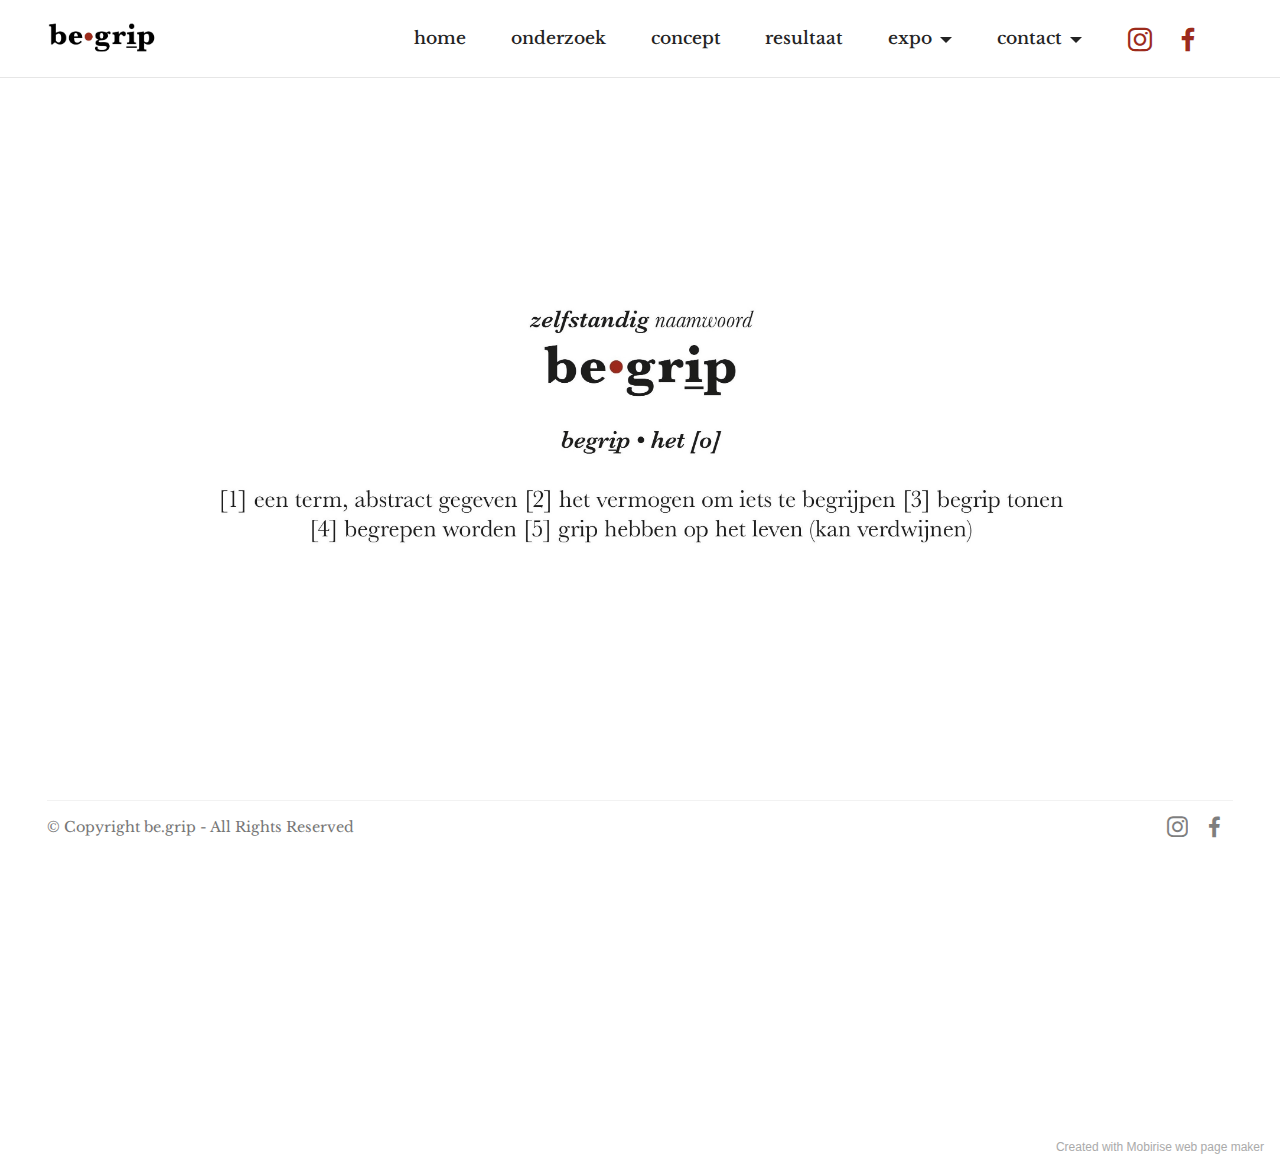
<file: index.html>
<!DOCTYPE html>
<html  >
<head>
  <!-- Site made with Mobirise Website Builder v5.2.0, https://mobirise.com -->
  <meta charset="UTF-8">
  <meta http-equiv="X-UA-Compatible" content="IE=edge">
  <meta name="generator" content="Mobirise v5.2.0, mobirise.com">
  <meta name="viewport" content="width=device-width, initial-scale=1, minimum-scale=1">
  <link rel="shortcut icon" href="assets/images/favicon-1.png" type="image/x-icon">
  <meta name="description" content="">
  
  
  <title>home</title>
  <link rel="stylesheet" href="assets/tether/tether.min.css">
  <link rel="stylesheet" href="assets/bootstrap/css/bootstrap.min.css">
  <link rel="stylesheet" href="assets/bootstrap/css/bootstrap-grid.min.css">
  <link rel="stylesheet" href="assets/bootstrap/css/bootstrap-reboot.min.css">
  <link rel="stylesheet" href="assets/dropdown/css/style.css">
  <link rel="stylesheet" href="assets/socicon/css/styles.css">
  <link rel="stylesheet" href="assets/theme/css/style.css">
  <link rel="preload" as="style" href="assets/mobirise/css/mbr-additional.css"><link rel="stylesheet" href="assets/mobirise/css/mbr-additional.css" type="text/css">
  
  
  
  
</head>
<body>
  
  <section class="menu cid-sjtfqo8TtO" once="menu" id="menu1-39">
    
    <nav class="navbar navbar-dropdown navbar-fixed-top navbar-expand-lg">
        <div class="container-fluid">
            <div class="navbar-brand">
                <span class="navbar-logo">
                    <a href="page13.html">
                        <img src="assets/images/logo-14.jpeg" alt="Mobirise" style="height: 3.8rem;">
                    </a>
                </span>
                
            </div>
            <button class="navbar-toggler" type="button" data-toggle="collapse" data-target="#navbarSupportedContent" aria-controls="navbarNavAltMarkup" aria-expanded="false" aria-label="Toggle navigation">
                <div class="hamburger">
                    <span></span>
                    <span></span>
                    <span></span>
                    <span></span>
                </div>
            </button>
            <div class="collapse navbar-collapse" id="navbarSupportedContent">
                <ul class="navbar-nav nav-dropdown nav-right" data-app-modern-menu="true"><li class="nav-item"><a class="nav-link link text-black text-primary display-4" href="index.html">home</a></li><li class="nav-item"><a class="nav-link link text-black text-primary display-4" href="page3.html">onderzoek<br></a></li><li class="nav-item"><a class="nav-link link text-black text-primary display-4" href="page9.html">concept</a></li>
                    <li class="nav-item"><a class="nav-link link text-black text-primary display-4" href="page1.html" aria-expanded="false">resultaat</a></li><li class="nav-item dropdown"><a class="nav-link link text-black text-primary dropdown-toggle display-4" href="#" aria-expanded="false" data-toggle="dropdown-submenu">expo</a><div class="dropdown-menu"><a class="text-black text-primary dropdown-item display-4" href="page12.html" aria-expanded="false">museum</a><a class="text-black text-primary dropdown-item display-4" href="page7.html" aria-expanded="false">wandeling</a></div></li><li class="nav-item dropdown"><a class="nav-link link text-black text-primary dropdown-toggle display-4" href="#" data-toggle="dropdown-submenu" aria-expanded="true">contact</a><div class="dropdown-menu"><a class="text-black text-primary dropdown-item display-4" href="page2.html">contact</a><a class="text-black text-primary dropdown-item display-4" href="page8.html">over ons</a></div></li></ul>
                <div class="icons-menu">
                    <a class="iconfont-wrapper" href="https://www.instagram.com/be.grip/" target="_blank">
                        <span class="p-2 mbr-iconfont socicon-instagram socicon" style=""></span>
                    </a>
                    <a class="iconfont-wrapper" href="https://www.facebook.com/Groep-6-multidisciplinariteit-103822198232575" target="_blank">
                        <span class="p-2 mbr-iconfont socicon-facebook socicon"></span>
                    </a>
                    
                    
                </div>
                
            </div>
        </div>
    </nav>

</section>

<section class="image3 cid-sjtcxAEAsx" id="image3-38">
    

    

    <div class="container">
        <div class="row justify-content-center">
            <div class="col-12 col-lg-11">
                <div class="image-wrapper">
                    <img src="assets/images/homepagina-groot-14.jpeg" alt="Mobirise">
                    
                </div>
            </div>
        </div>
    </div>
</section>

<section class="footer5 cid-sgTBoHTKOK mbr-reveal" once="footers" id="footer5-14">

    

    

    <div class="container-fluid">
        <div class="media-container-row">
            <div class="col-md-2 col-6">
                <div class="media-wrap">
                    <a href="https://mobirise.co/">
                        <img src="assets/images/vraagteken-5.jpeg" alt="Mobirise">
                    </a>
                </div>
            </div>
            <div class="col-10 col-6">
                <p class="mbr-text align-right links mbr-fonts-style display-7"><a href="page8.html" class="text-primary">over ons</a>&nbsp; &nbsp; &nbsp;c<a href="page2.html" class="text-black">ontact</a>
                </p>
            </div>
        </div>
        <!-- <div class="media-container-row">
            <div class="col-md-12"> -->
        <div class="footer-lower">
            <div class="media-container-row">
                <div class="col-md-12">
                    <hr>
                </div>
            </div>
            <div class="media-container-row">
                <div class="col-md-6 copyright">
                    <p class="mbr-text mbr-fonts-style display-7">
                        © Copyright be.grip - All Rights Reserved
                    </p>
                </div>
                <div class="col-md-6">
                    <div class="social-list align-right">
                        <div class="soc-item">
                            <a href="https://www.instagram.com/be.grip/" target="_blank">
                                <span class="mbr-iconfont mbr-iconfont-social socicon-instagram socicon" style="color: rgb(0, 0, 0); fill: rgb(0, 0, 0);"></span>
                            </a>
                        </div>
                        <div class="soc-item">
                            <a href="https://www.facebook.com/Groep-6-multidisciplinariteit-103822198232575" target="_blank">
                                <span class="mbr-iconfont mbr-iconfont-social socicon-facebook socicon" style="color: rgb(0, 0, 0); fill: rgb(0, 0, 0);"></span>
                            </a>
                        </div>
                        
                        
                        
                        
                    </div>
                </div>
            </div>
            <!-- </div>
            </div> -->
        </div>

    </div>
</section><section style="background-color: #fff; font-family: -apple-system, BlinkMacSystemFont, 'Segoe UI', 'Roboto', 'Helvetica Neue', Arial, sans-serif; color:#aaa; font-size:12px; padding: 0; align-items: center; display: flex;"><a href="https://mobirise.site/d" style="flex: 1 1; height: 3rem; padding-left: 1rem;"></a><p style="flex: 0 0 auto; margin:0; padding-right:1rem;">Created with Mobirise <a href="https://mobirise.site/j" style="color:#aaa;">web page</a> maker</p></section><script src="assets/web/assets/jquery/jquery.min.js"></script>  <script src="assets/popper/popper.min.js"></script>  <script src="assets/tether/tether.min.js"></script>  <script src="assets/bootstrap/js/bootstrap.min.js"></script>  <script src="assets/smoothscroll/smooth-scroll.js"></script>  <script src="assets/dropdown/js/nav-dropdown.js"></script>  <script src="assets/dropdown/js/navbar-dropdown.js"></script>  <script src="assets/touchswipe/jquery.touch-swipe.min.js"></script>  <script src="assets/theme/js/script.js"></script>  
  
  
</body>
</html>
</file>
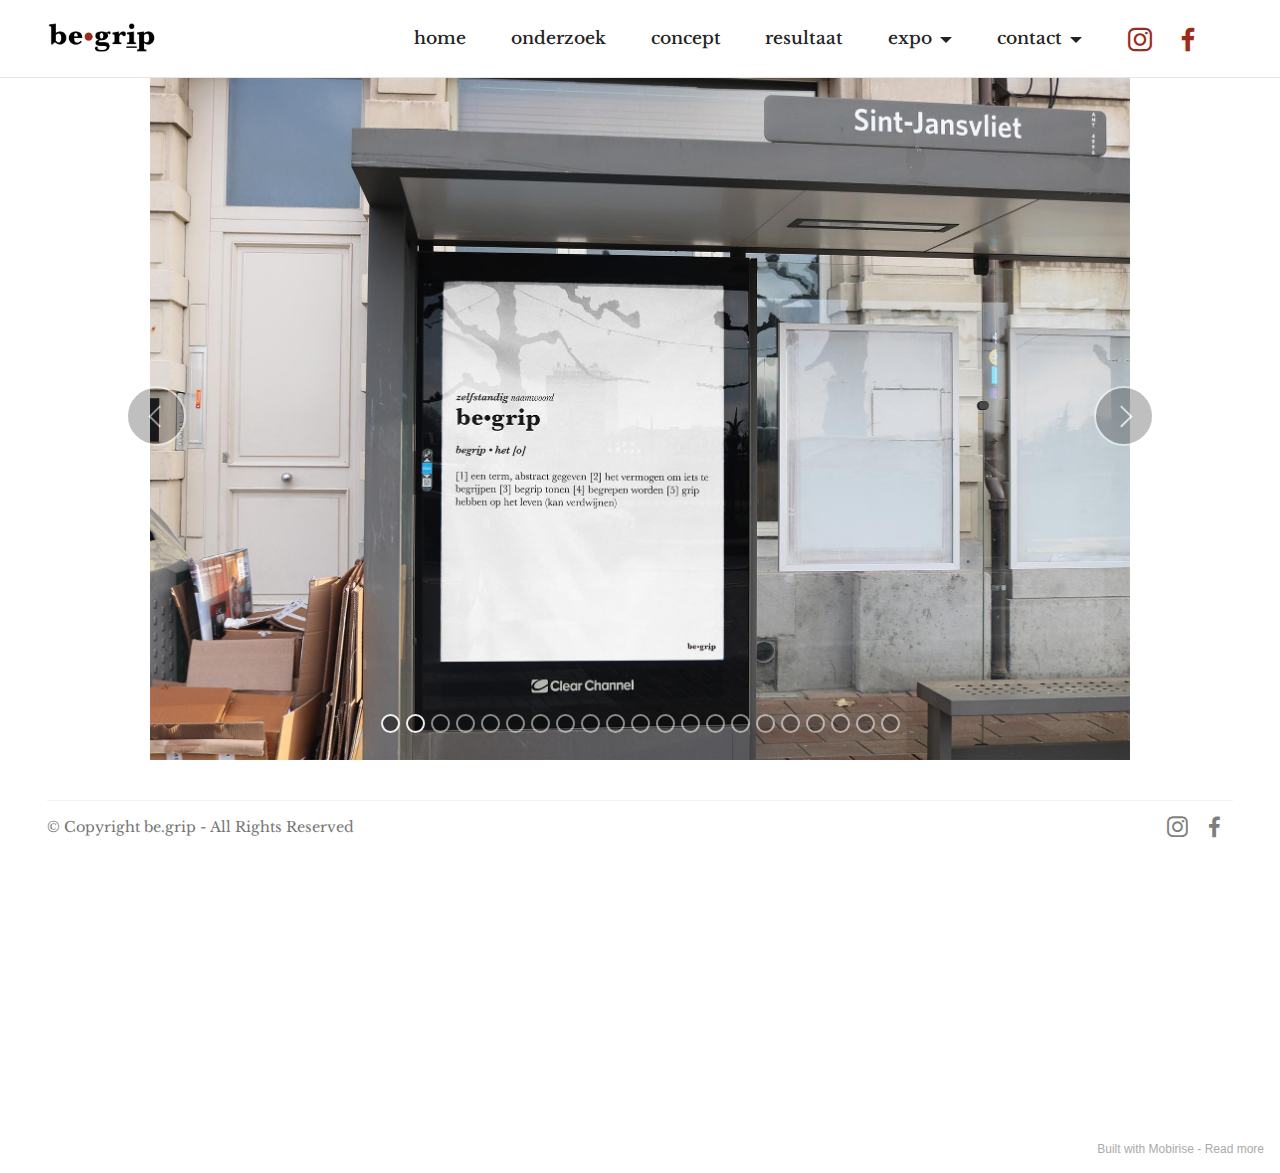
<file: page1.html>
<!DOCTYPE html>
<html  >
<head>
  <!-- Site made with Mobirise Website Builder v5.2.0, https://mobirise.com -->
  <meta charset="UTF-8">
  <meta http-equiv="X-UA-Compatible" content="IE=edge">
  <meta name="generator" content="Mobirise v5.2.0, mobirise.com">
  <meta name="viewport" content="width=device-width, initial-scale=1, minimum-scale=1">
  <link rel="shortcut icon" href="assets/images/favicon-1.png" type="image/x-icon">
  <meta name="description" content="">
  
  
  <title>resultaat</title>
  <link rel="stylesheet" href="assets/web/assets/mobirise-icons2/mobirise2.css">
  <link rel="stylesheet" href="assets/tether/tether.min.css">
  <link rel="stylesheet" href="assets/bootstrap/css/bootstrap.min.css">
  <link rel="stylesheet" href="assets/bootstrap/css/bootstrap-grid.min.css">
  <link rel="stylesheet" href="assets/bootstrap/css/bootstrap-reboot.min.css">
  <link rel="stylesheet" href="assets/dropdown/css/style.css">
  <link rel="stylesheet" href="assets/socicon/css/styles.css">
  <link rel="stylesheet" href="assets/theme/css/style.css">
  <link rel="preload" as="style" href="assets/mobirise/css/mbr-additional.css"><link rel="stylesheet" href="assets/mobirise/css/mbr-additional.css" type="text/css">
  
  
  
  
</head>
<body>
  
  <section class="menu cid-sjtfqo8TtO" once="menu" id="menu1-39">
    
    <nav class="navbar navbar-dropdown navbar-fixed-top navbar-expand-lg">
        <div class="container-fluid">
            <div class="navbar-brand">
                <span class="navbar-logo">
                    <a href="page13.html">
                        <img src="assets/images/logo-14.jpeg" alt="Mobirise" style="height: 3.8rem;">
                    </a>
                </span>
                
            </div>
            <button class="navbar-toggler" type="button" data-toggle="collapse" data-target="#navbarSupportedContent" aria-controls="navbarNavAltMarkup" aria-expanded="false" aria-label="Toggle navigation">
                <div class="hamburger">
                    <span></span>
                    <span></span>
                    <span></span>
                    <span></span>
                </div>
            </button>
            <div class="collapse navbar-collapse" id="navbarSupportedContent">
                <ul class="navbar-nav nav-dropdown nav-right" data-app-modern-menu="true"><li class="nav-item"><a class="nav-link link text-black text-primary display-4" href="index.html">home</a></li><li class="nav-item"><a class="nav-link link text-black text-primary display-4" href="page3.html">onderzoek<br></a></li><li class="nav-item"><a class="nav-link link text-black text-primary display-4" href="page9.html">concept</a></li>
                    <li class="nav-item"><a class="nav-link link text-black text-primary display-4" href="page1.html" aria-expanded="false">resultaat</a></li><li class="nav-item dropdown"><a class="nav-link link text-black text-primary dropdown-toggle display-4" href="#" aria-expanded="false" data-toggle="dropdown-submenu">expo</a><div class="dropdown-menu"><a class="text-black text-primary dropdown-item display-4" href="page12.html" aria-expanded="false">museum</a><a class="text-black text-primary dropdown-item display-4" href="page7.html" aria-expanded="false">wandeling</a></div></li><li class="nav-item dropdown"><a class="nav-link link text-black text-primary dropdown-toggle display-4" href="#" data-toggle="dropdown-submenu" aria-expanded="true">contact</a><div class="dropdown-menu"><a class="text-black text-primary dropdown-item display-4" href="page2.html">contact</a><a class="text-black text-primary dropdown-item display-4" href="page8.html">over ons</a></div></li></ul>
                <div class="icons-menu">
                    <a class="iconfont-wrapper" href="https://www.instagram.com/be.grip/" target="_blank">
                        <span class="p-2 mbr-iconfont socicon-instagram socicon" style=""></span>
                    </a>
                    <a class="iconfont-wrapper" href="https://www.facebook.com/Groep-6-multidisciplinariteit-103822198232575" target="_blank">
                        <span class="p-2 mbr-iconfont socicon-facebook socicon"></span>
                    </a>
                    
                    
                </div>
                
            </div>
        </div>
    </nav>

</section>

<section class="slider2 cid-sjs0T7hhoq" id="slider2-2u">
    

    
    <div class="container">
        <div class="row justify-content-center">
            <div class="col-12 col-md-12">
                <div class="carousel slide" id="skWe2iBEzi" data-ride="carousel" data-interval="8000">
                    
                    <ol class="carousel-indicators">
                        <li data-slide-to="0" class="active" data-target="#skWe2iBEzi"></li><li data-slide-to="1" class="active" data-target="#skWe2iBEzi"></li>
                        <li data-slide-to="2" data-target="#skWe2iBEzi"></li>
                        <li data-slide-to="3" data-target="#skWe2iBEzi"></li><li data-slide-to="4" data-target="#skWe2iBEzi"></li><li data-slide-to="5" data-target="#skWe2iBEzi"></li><li data-slide-to="6" data-target="#skWe2iBEzi"></li><li data-slide-to="7" data-target="#skWe2iBEzi"></li><li data-slide-to="8" data-target="#skWe2iBEzi"></li><li data-slide-to="9" data-target="#skWe2iBEzi"></li><li data-slide-to="10" data-target="#skWe2iBEzi"></li><li data-slide-to="11" data-target="#skWe2iBEzi"></li><li data-slide-to="12" data-target="#skWe2iBEzi"></li><li data-slide-to="13" data-target="#skWe2iBEzi"></li><li data-slide-to="14" data-target="#skWe2iBEzi"></li><li data-slide-to="15" data-target="#skWe2iBEzi"></li><li data-slide-to="16" data-target="#skWe2iBEzi"></li><li data-slide-to="17" data-target="#skWe2iBEzi"></li><li data-slide-to="18" data-target="#skWe2iBEzi"></li><li data-slide-to="19" data-target="#skWe2iBEzi"></li><li data-slide-to="20" data-target="#skWe2iBEzi"></li>
                    </ol>
                    <div class="carousel-inner">
                        <div class="carousel-item slider-image item active">
                            <div class="item-wrapper">
                                <img class="d-block w-100" src="assets/images/1-bushokje-begrip.jpg" data-slide-to="1">
                                
                            </div>
                        </div>
                        <div class="carousel-item slider-image item">
                            <div class="item-wrapper">
                                <img class="d-block w-100" src="assets/images/2-a-velo-samen-thuis.jpg">
                                
                            </div>
                        </div>
                        <div class="carousel-item slider-image item">
                            <div class="item-wrapper">
                                <img class="d-block w-100" src="assets/images/3-stellingen-huidhonger.jpg">
                                
                            </div>
                        </div><div class="carousel-item slider-image item">
                            <div class="item-wrapper">
                                <img class="d-block w-100" src="assets/images/4-bord-koppelvreter.jpg">
                                
                            </div>
                        </div><div class="carousel-item slider-image item">
                            <div class="item-wrapper">
                                <img class="d-block w-100" src="assets/images/5-schermen-lockdownfeestje-bijgesneden.jpg">
                                
                            </div>
                        </div><div class="carousel-item slider-image item">
                            <div class="item-wrapper">
                                <img class="d-block w-100" src="assets/images/6-paal-oost-west.jpg">
                                
                            </div>
                        </div><div class="carousel-item slider-image item">
                            <div class="item-wrapper">
                                <img class="d-block w-100" src="assets/images/8-spiegel-knaldrang.jpg" data-slide-to="6">
                                
                            </div>
                        </div><div class="carousel-item slider-image item">
                            <div class="item-wrapper">
                                <img class="d-block w-100" src="assets/images/9-straatdoek-quarantaine.jpg" data-slide-to="7">
                                
                            </div>
                        </div><div class="carousel-item slider-image item">
                            <div class="item-wrapper">
                                <img class="d-block w-100" src="assets/images/7-vuilbakken-hamsteren.jpg" data-slide-to="8">
                                
                            </div>
                        </div><div class="carousel-item slider-image item">
                            <div class="item-wrapper">
                                <img class="d-block w-100" src="assets/images/10-metropijl-noodingang.jpg">
                                
                            </div>
                        </div><div class="carousel-item slider-image item">
                            <div class="item-wrapper">
                                <img class="d-block w-100" src="assets/images/11-hh-muur-stil-overkant.jpg">
                                
                            </div>
                        </div><div class="carousel-item slider-image item">
                            <div class="item-wrapper">
                                <img class="d-block w-100" src="assets/images/12-brievenbus-veel-in-huis-hebben.jpg">
                                
                            </div>
                        </div><div class="carousel-item slider-image item">
                            <div class="item-wrapper">
                                <img class="d-block w-100" src="assets/images/13-grond-afstandschaamte.jpg">
                                
                            </div>
                        </div><div class="carousel-item slider-image item">
                            <div class="item-wrapper">
                                <img class="d-block w-100" src="assets/images/14-toiletdeur-lockdownkapsel.jpg">
                                
                            </div>
                        </div><div class="carousel-item slider-image item">
                            <div class="item-wrapper">
                                <img class="d-block w-100" src="assets/images/15-grafitimuur-elleboog-geven.jpg">
                                
                            </div>
                        </div><div class="carousel-item slider-image item">
                            <div class="item-wrapper">
                                <img class="d-block w-100" src="assets/images/16-tram-hoestschaamte.jpg">
                                
                            </div>
                        </div><div class="carousel-item slider-image item">
                            <div class="item-wrapper">
                                <img class="d-block w-100" src="assets/images/17-school-poster-bubbel.jpg">
                                
                            </div>
                        </div><div class="carousel-item slider-image item">
                            <div class="item-wrapper">
                                <img class="d-block w-100" src="assets/images/18-voetgangerstunnel-handen-thuis.jpg">
                                
                            </div>
                        </div><div class="carousel-item slider-image item">
                            <div class="item-wrapper">
                                <img class="d-block w-100" src="assets/images/19-kathedraal-waar-is-dat-feestje.jpg">
                                
                            </div>
                        </div><div class="carousel-item slider-image item">
                            <div class="item-wrapper">
                                <img class="d-block w-100" src="assets/images/20-voetgangerstunnel-muur-hart-onder-de-riem.jpg">
                                
                            </div>
                        </div><div class="carousel-item slider-image item">
                            <div class="item-wrapper">
                                <img class="d-block w-100" src="assets/images/21-metro-meir-winkeldruk.jpg">
                                
                            </div>
                        </div>
                    </div>
                    <a class="carousel-control carousel-control-prev" role="button" data-slide="prev" href="#skWe2iBEzi">
                        <span class="mobi-mbri mobi-mbri-arrow-prev" aria-hidden="true"></span>
                        <span class="sr-only">Previous</span>
                    </a>
                    <a class="carousel-control carousel-control-next" role="button" data-slide="next" href="#skWe2iBEzi">
                        <span class="mobi-mbri mobi-mbri-arrow-next" aria-hidden="true"></span>
                        <span class="sr-only">Next</span>
                    </a>
                </div>
            </div>
        </div>
    </div>
</section>

<section class="footer5 cid-sgTBoHTKOK mbr-reveal" once="footers" id="footer5-14">

    

    

    <div class="container-fluid">
        <div class="media-container-row">
            <div class="col-md-2 col-6">
                <div class="media-wrap">
                    <a href="https://mobirise.co/">
                        <img src="assets/images/vraagteken-5.jpeg" alt="Mobirise">
                    </a>
                </div>
            </div>
            <div class="col-10 col-6">
                <p class="mbr-text align-right links mbr-fonts-style display-7"><a href="page8.html" class="text-primary">over ons</a>&nbsp; &nbsp; &nbsp;c<a href="page2.html" class="text-black">ontact</a>
                </p>
            </div>
        </div>
        <!-- <div class="media-container-row">
            <div class="col-md-12"> -->
        <div class="footer-lower">
            <div class="media-container-row">
                <div class="col-md-12">
                    <hr>
                </div>
            </div>
            <div class="media-container-row">
                <div class="col-md-6 copyright">
                    <p class="mbr-text mbr-fonts-style display-7">
                        © Copyright be.grip - All Rights Reserved
                    </p>
                </div>
                <div class="col-md-6">
                    <div class="social-list align-right">
                        <div class="soc-item">
                            <a href="https://www.instagram.com/be.grip/" target="_blank">
                                <span class="mbr-iconfont mbr-iconfont-social socicon-instagram socicon" style="color: rgb(0, 0, 0); fill: rgb(0, 0, 0);"></span>
                            </a>
                        </div>
                        <div class="soc-item">
                            <a href="https://www.facebook.com/Groep-6-multidisciplinariteit-103822198232575" target="_blank">
                                <span class="mbr-iconfont mbr-iconfont-social socicon-facebook socicon" style="color: rgb(0, 0, 0); fill: rgb(0, 0, 0);"></span>
                            </a>
                        </div>
                        
                        
                        
                        
                    </div>
                </div>
            </div>
            <!-- </div>
            </div> -->
        </div>

    </div>
</section><section style="background-color: #fff; font-family: -apple-system, BlinkMacSystemFont, 'Segoe UI', 'Roboto', 'Helvetica Neue', Arial, sans-serif; color:#aaa; font-size:12px; padding: 0; align-items: center; display: flex;"><a href="https://mobirise.site/o" style="flex: 1 1; height: 3rem; padding-left: 1rem;"></a><p style="flex: 0 0 auto; margin:0; padding-right:1rem;">Built with Mobirise - <a href="https://mobirise.site/l" style="color:#aaa;">Read more</a></p></section><script src="assets/web/assets/jquery/jquery.min.js"></script>  <script src="assets/popper/popper.min.js"></script>  <script src="assets/tether/tether.min.js"></script>  <script src="assets/bootstrap/js/bootstrap.min.js"></script>  <script src="assets/smoothscroll/smooth-scroll.js"></script>  <script src="assets/dropdown/js/nav-dropdown.js"></script>  <script src="assets/dropdown/js/navbar-dropdown.js"></script>  <script src="assets/touchswipe/jquery.touch-swipe.min.js"></script>  <script src="assets/theme/js/script.js"></script>  
  
  
</body>
</html>
</file>
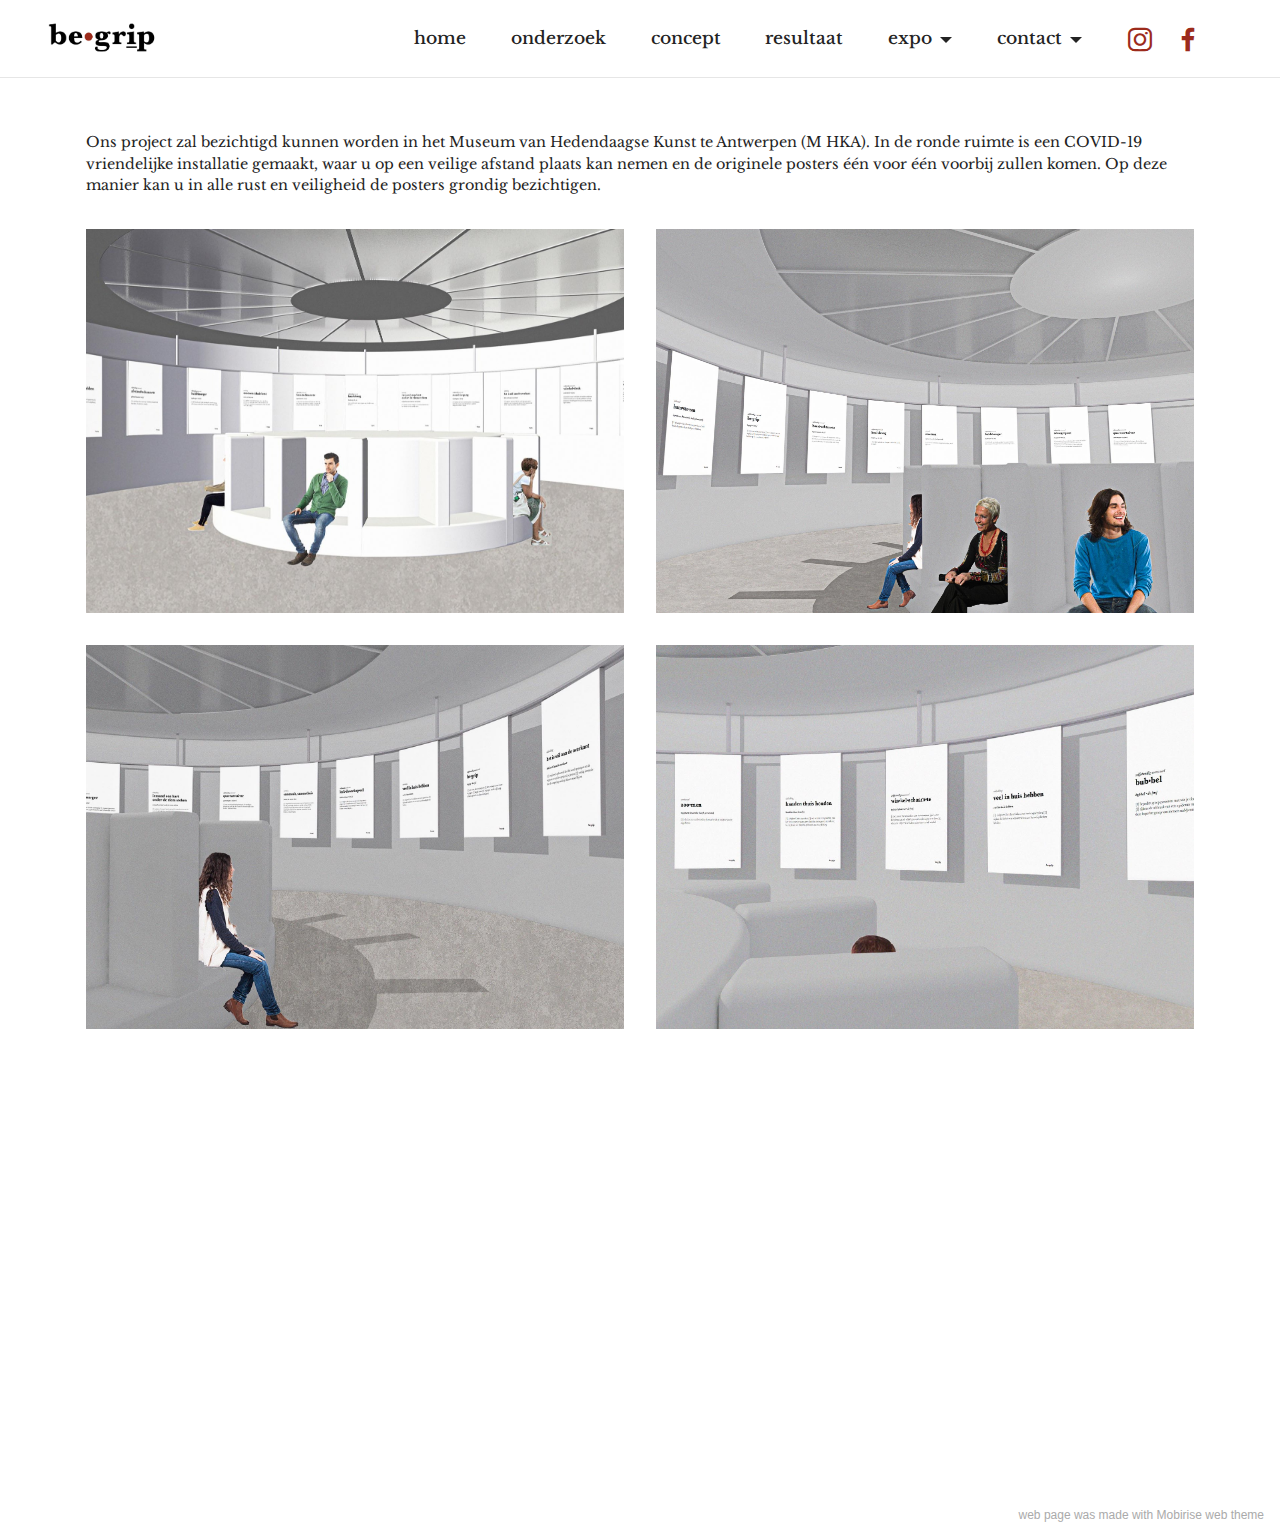
<file: page12.html>
<!DOCTYPE html>
<html  >
<head>
  <!-- Site made with Mobirise Website Builder v5.2.0, https://mobirise.com -->
  <meta charset="UTF-8">
  <meta http-equiv="X-UA-Compatible" content="IE=edge">
  <meta name="generator" content="Mobirise v5.2.0, mobirise.com">
  <meta name="viewport" content="width=device-width, initial-scale=1, minimum-scale=1">
  <link rel="shortcut icon" href="assets/images/favicon-1.png" type="image/x-icon">
  <meta name="description" content="">
  
  
  <title>museum</title>
  <link rel="stylesheet" href="assets/web/assets/mobirise-icons2/mobirise2.css">
  <link rel="stylesheet" href="assets/tether/tether.min.css">
  <link rel="stylesheet" href="assets/bootstrap/css/bootstrap.min.css">
  <link rel="stylesheet" href="assets/bootstrap/css/bootstrap-grid.min.css">
  <link rel="stylesheet" href="assets/bootstrap/css/bootstrap-reboot.min.css">
  <link rel="stylesheet" href="assets/dropdown/css/style.css">
  <link rel="stylesheet" href="assets/socicon/css/styles.css">
  <link rel="stylesheet" href="assets/theme/css/style.css">
  <link rel="preload" as="style" href="assets/mobirise/css/mbr-additional.css"><link rel="stylesheet" href="assets/mobirise/css/mbr-additional.css" type="text/css">
  
  
  
  
</head>
<body>
  
  <section class="menu cid-sjtfqo8TtO" once="menu" id="menu1-39">
    
    <nav class="navbar navbar-dropdown navbar-fixed-top navbar-expand-lg">
        <div class="container-fluid">
            <div class="navbar-brand">
                <span class="navbar-logo">
                    <a href="page13.html">
                        <img src="assets/images/logo-14.jpeg" alt="Mobirise" style="height: 3.8rem;">
                    </a>
                </span>
                
            </div>
            <button class="navbar-toggler" type="button" data-toggle="collapse" data-target="#navbarSupportedContent" aria-controls="navbarNavAltMarkup" aria-expanded="false" aria-label="Toggle navigation">
                <div class="hamburger">
                    <span></span>
                    <span></span>
                    <span></span>
                    <span></span>
                </div>
            </button>
            <div class="collapse navbar-collapse" id="navbarSupportedContent">
                <ul class="navbar-nav nav-dropdown nav-right" data-app-modern-menu="true"><li class="nav-item"><a class="nav-link link text-black text-primary display-4" href="index.html">home</a></li><li class="nav-item"><a class="nav-link link text-black text-primary display-4" href="page3.html">onderzoek<br></a></li><li class="nav-item"><a class="nav-link link text-black text-primary display-4" href="page9.html">concept</a></li>
                    <li class="nav-item"><a class="nav-link link text-black text-primary display-4" href="page1.html" aria-expanded="false">resultaat</a></li><li class="nav-item dropdown"><a class="nav-link link text-black text-primary dropdown-toggle display-4" href="#" aria-expanded="false" data-toggle="dropdown-submenu">expo</a><div class="dropdown-menu"><a class="text-black text-primary dropdown-item display-4" href="page12.html" aria-expanded="false">museum</a><a class="text-black text-primary dropdown-item display-4" href="page7.html" aria-expanded="false">wandeling</a></div></li><li class="nav-item dropdown"><a class="nav-link link text-black text-primary dropdown-toggle display-4" href="#" data-toggle="dropdown-submenu" aria-expanded="true">contact</a><div class="dropdown-menu"><a class="text-black text-primary dropdown-item display-4" href="page2.html">contact</a><a class="text-black text-primary dropdown-item display-4" href="page8.html">over ons</a></div></li></ul>
                <div class="icons-menu">
                    <a class="iconfont-wrapper" href="https://www.instagram.com/be.grip/" target="_blank">
                        <span class="p-2 mbr-iconfont socicon-instagram socicon" style=""></span>
                    </a>
                    <a class="iconfont-wrapper" href="https://www.facebook.com/Groep-6-multidisciplinariteit-103822198232575" target="_blank">
                        <span class="p-2 mbr-iconfont socicon-facebook socicon"></span>
                    </a>
                    
                    
                </div>
                
            </div>
        </div>
    </nav>

</section>

<section class="gallery5 mbr-gallery cid-skuCyvBHns" id="gallery5-3v">
    

    

    <div class="container">
        <div class="mbr-section-head">
            
            <h4 class="mbr-section-subtitle mbr-fonts-style align-center mb-0 mt-2 display-7">Ons project zal bezichtigd kunnen worden in het Museum van Hedendaagse Kunst te Antwerpen (M HKA). In de ronde ruimte is een COVID-19 vriendelijke installatie gemaakt, waar u op een veilige afstand plaats kan nemen en de originele posters één voor één voorbij zullen komen. Op deze manier kan u in alle rust en veiligheid de posters grondig bezichtigen.&nbsp;</h4>
        </div>
        <div class="row mbr-gallery mt-4">
            <div class="col-12 col-md-6 col-lg-6 item gallery-image">
                <div class="item-wrapper" data-toggle="modal" data-target="#skWe35oOQX-modal">
                    <img class="w-100" src="assets/images/m-hka-3-v2020-6.jpeg" alt="" data-slide-to="0" data-target="#lb-skWe35oOQX">
                    <div class="icon-wrapper">
                        <span class="mobi-mbri mobi-mbri-search mbr-iconfont mbr-iconfont-btn"></span>
                    </div>
                </div>
                
            </div>
            <div class="col-12 col-md-6 col-lg-6 item gallery-image">
                <div class="item-wrapper" data-toggle="modal" data-target="#skWe35oOQX-modal">
                    <img class="w-100" src="assets/images/2-2.jpg" alt="" data-slide-to="1" data-target="#lb-skWe35oOQX">
                    <div class="icon-wrapper">
                        <span class="mobi-mbri mobi-mbri-search mbr-iconfont mbr-iconfont-btn"></span>
                    </div>
                </div>
                
            </div>
            <div class="col-12 col-md-6 col-lg-6 item gallery-image">
                <div class="item-wrapper" data-toggle="modal" data-target="#skWe35oOQX-modal">
                    <img class="w-100" src="assets/images/1-4.jpg" alt="" data-slide-to="2" data-target="#lb-skWe35oOQX">
                    <div class="icon-wrapper">
                        <span class="mobi-mbri mobi-mbri-search mbr-iconfont mbr-iconfont-btn"></span>
                    </div>
                </div>
                
            </div>
            <div class="col-12 col-md-6 col-lg-6 item gallery-image">
                <div class="item-wrapper" data-toggle="modal" data-target="#skWe35oOQX-modal">
                    <img class="w-100" src="assets/images/3-2.jpg" alt="" data-slide-to="3" data-target="#lb-skWe35oOQX">
                    <div class="icon-wrapper">
                        <span class="mobi-mbri mobi-mbri-search mbr-iconfont mbr-iconfont-btn"></span>
                    </div>
                </div>
                
            </div>
        </div>

        <div class="modal mbr-slider" tabindex="-1" role="dialog" aria-hidden="true" id="skWe35oOQX-modal">
            <div class="modal-dialog" role="document">
                <div class="modal-content">
                    <div class="modal-body">
                        <div class="carousel slide" id="lb-skWe35oOQX" data-ride="carousel" data-interval="8000">
                            <div class="carousel-inner">
                                <div class="carousel-item active">
                                    <img class="d-block w-100" src="assets/images/m-hka-3-v2020-6.jpeg" alt="">
                                </div>
                                <div class="carousel-item">
                                    <img class="d-block w-100" src="assets/images/2-2.jpg" alt="">
                                </div>
                                <div class="carousel-item">
                                    <img class="d-block w-100" src="assets/images/1-4.jpg" alt="">
                                </div>
                                <div class="carousel-item">
                                    <img class="d-block w-100" src="assets/images/3-2.jpg" alt="">
                                </div>
                            </div>
                            <ol class="carousel-indicators">
                                <li data-slide-to="0" class="active" data-target="#lb-skWe35oOQX"></li>
                                <li data-slide-to="1" data-target="#lb-skWe35oOQX"></li>
                                <li data-slide-to="2" data-target="#lb-skWe35oOQX"></li>
                                <li data-slide-to="3" data-target="#lb-skWe35oOQX"></li>
                            </ol>
                            <a role="button" href="" class="close" data-dismiss="modal" aria-label="Close">
                            </a>
                            <a class="carousel-control-prev carousel-control" role="button" data-slide="prev" href="#lb-skWe35oOQX">
                                <span class="mobi-mbri mobi-mbri-arrow-prev" aria-hidden="true"></span>
                                <span class="sr-only">Previous</span>
                            </a>
                            <a class="carousel-control-next carousel-control" role="button" data-slide="next" href="#lb-skWe35oOQX">
                                <span class="mobi-mbri mobi-mbri-arrow-next" aria-hidden="true"></span>
                                <span class="sr-only">Next</span>
                            </a>
                        </div>
                    </div>
                </div>
            </div>
        </div>
    </div>
</section>

<section class="footer5 cid-sgTBoHTKOK mbr-reveal" once="footers" id="footer5-2c">

    

    

    <div class="container-fluid">
        <div class="media-container-row">
            <div class="col-md-2 col-6">
                <div class="media-wrap">
                    <a href="https://mobirise.co/">
                        <img src="assets/images/vraagteken-5.jpeg" alt="Mobirise">
                    </a>
                </div>
            </div>
            <div class="col-10 col-6">
                <p class="mbr-text align-right links mbr-fonts-style display-7"><a href="page8.html" class="text-primary">over ons</a>&nbsp; &nbsp; &nbsp;c<a href="page2.html" class="text-black">ontact</a>
                </p>
            </div>
        </div>
        <!-- <div class="media-container-row">
            <div class="col-md-12"> -->
        <div class="footer-lower">
            <div class="media-container-row">
                <div class="col-md-12">
                    <hr>
                </div>
            </div>
            <div class="media-container-row">
                <div class="col-md-6 copyright">
                    <p class="mbr-text mbr-fonts-style display-7">
                        © Copyright be.grip - All Rights Reserved
                    </p>
                </div>
                <div class="col-md-6">
                    <div class="social-list align-right">
                        <div class="soc-item">
                            <a href="https://www.instagram.com/be.grip/" target="_blank">
                                <span class="mbr-iconfont mbr-iconfont-social socicon-instagram socicon" style="color: rgb(0, 0, 0); fill: rgb(0, 0, 0);"></span>
                            </a>
                        </div>
                        <div class="soc-item">
                            <a href="https://www.facebook.com/Groep-6-multidisciplinariteit-103822198232575" target="_blank">
                                <span class="mbr-iconfont mbr-iconfont-social socicon-facebook socicon" style="color: rgb(0, 0, 0); fill: rgb(0, 0, 0);"></span>
                            </a>
                        </div>
                        
                        
                        
                        
                    </div>
                </div>
            </div>
            <!-- </div>
            </div> -->
        </div>

    </div>
</section><section style="background-color: #fff; font-family: -apple-system, BlinkMacSystemFont, 'Segoe UI', 'Roboto', 'Helvetica Neue', Arial, sans-serif; color:#aaa; font-size:12px; padding: 0; align-items: center; display: flex;"><a href="https://mobirise.site/x" style="flex: 1 1; height: 3rem; padding-left: 1rem;"></a><p style="flex: 0 0 auto; margin:0; padding-right:1rem;"><a href="https://mobirise.site/s" style="color:#aaa;">web page</a> was made with Mobirise web theme</p></section><script src="assets/web/assets/jquery/jquery.min.js"></script>  <script src="assets/popper/popper.min.js"></script>  <script src="assets/tether/tether.min.js"></script>  <script src="assets/bootstrap/js/bootstrap.min.js"></script>  <script src="assets/smoothscroll/smooth-scroll.js"></script>  <script src="assets/dropdown/js/nav-dropdown.js"></script>  <script src="assets/dropdown/js/navbar-dropdown.js"></script>  <script src="assets/touchswipe/jquery.touch-swipe.min.js"></script>  <script src="assets/theme/js/script.js"></script>  
  
  
</body>
</html>
</file>
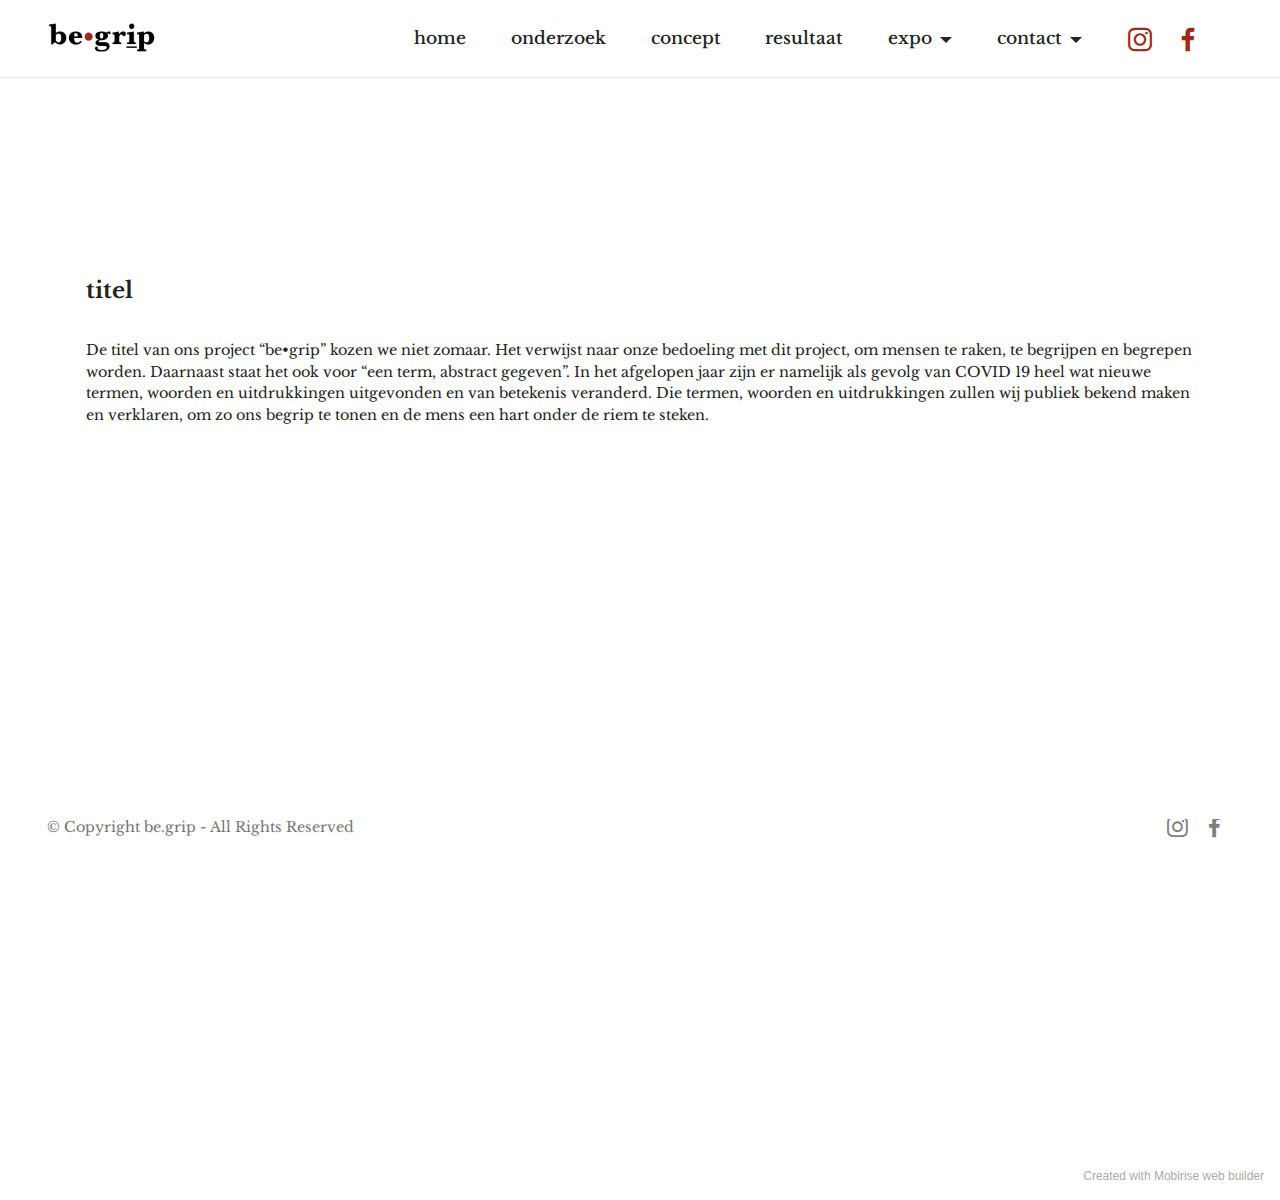
<file: page13.html>
<!DOCTYPE html>
<html  >
<head>
  <!-- Site made with Mobirise Website Builder v5.2.0, https://mobirise.com -->
  <meta charset="UTF-8">
  <meta http-equiv="X-UA-Compatible" content="IE=edge">
  <meta name="generator" content="Mobirise v5.2.0, mobirise.com">
  <meta name="viewport" content="width=device-width, initial-scale=1, minimum-scale=1">
  <link rel="shortcut icon" href="assets/images/favicon-1.png" type="image/x-icon">
  <meta name="description" content="">
  
  
  <title>titel</title>
  <link rel="stylesheet" href="assets/tether/tether.min.css">
  <link rel="stylesheet" href="assets/bootstrap/css/bootstrap.min.css">
  <link rel="stylesheet" href="assets/bootstrap/css/bootstrap-grid.min.css">
  <link rel="stylesheet" href="assets/bootstrap/css/bootstrap-reboot.min.css">
  <link rel="stylesheet" href="assets/dropdown/css/style.css">
  <link rel="stylesheet" href="assets/socicon/css/styles.css">
  <link rel="stylesheet" href="assets/theme/css/style.css">
  <link rel="preload" as="style" href="assets/mobirise/css/mbr-additional.css"><link rel="stylesheet" href="assets/mobirise/css/mbr-additional.css" type="text/css">
  
  
  
  
</head>
<body>
  
  <section class="menu cid-sjtfqo8TtO" once="menu" id="menu1-39">
    
    <nav class="navbar navbar-dropdown navbar-fixed-top navbar-expand-lg">
        <div class="container-fluid">
            <div class="navbar-brand">
                <span class="navbar-logo">
                    <a href="page13.html">
                        <img src="assets/images/logo-14.jpeg" alt="Mobirise" style="height: 3.8rem;">
                    </a>
                </span>
                
            </div>
            <button class="navbar-toggler" type="button" data-toggle="collapse" data-target="#navbarSupportedContent" aria-controls="navbarNavAltMarkup" aria-expanded="false" aria-label="Toggle navigation">
                <div class="hamburger">
                    <span></span>
                    <span></span>
                    <span></span>
                    <span></span>
                </div>
            </button>
            <div class="collapse navbar-collapse" id="navbarSupportedContent">
                <ul class="navbar-nav nav-dropdown nav-right" data-app-modern-menu="true"><li class="nav-item"><a class="nav-link link text-black text-primary display-4" href="index.html">home</a></li><li class="nav-item"><a class="nav-link link text-black text-primary display-4" href="page3.html">onderzoek<br></a></li><li class="nav-item"><a class="nav-link link text-black text-primary display-4" href="page9.html">concept</a></li>
                    <li class="nav-item"><a class="nav-link link text-black text-primary display-4" href="page1.html" aria-expanded="false">resultaat</a></li><li class="nav-item dropdown"><a class="nav-link link text-black text-primary dropdown-toggle display-4" href="#" aria-expanded="false" data-toggle="dropdown-submenu">expo</a><div class="dropdown-menu"><a class="text-black text-primary dropdown-item display-4" href="page12.html" aria-expanded="false">museum</a><a class="text-black text-primary dropdown-item display-4" href="page7.html" aria-expanded="false">wandeling</a></div></li><li class="nav-item dropdown"><a class="nav-link link text-black text-primary dropdown-toggle display-4" href="#" data-toggle="dropdown-submenu" aria-expanded="true">contact</a><div class="dropdown-menu"><a class="text-black text-primary dropdown-item display-4" href="page2.html">contact</a><a class="text-black text-primary dropdown-item display-4" href="page8.html">over ons</a></div></li></ul>
                <div class="icons-menu">
                    <a class="iconfont-wrapper" href="https://www.instagram.com/be.grip/" target="_blank">
                        <span class="p-2 mbr-iconfont socicon-instagram socicon" style=""></span>
                    </a>
                    <a class="iconfont-wrapper" href="https://www.facebook.com/Groep-6-multidisciplinariteit-103822198232575" target="_blank">
                        <span class="p-2 mbr-iconfont socicon-facebook socicon"></span>
                    </a>
                    
                    
                </div>
                
            </div>
        </div>
    </nav>

</section>

<section class="content5 cid-sj9TFcORfb" id="content5-2i">
    
    <div class="container">
        <div class="row justify-content-center">
            <div class="col-md-12 col-lg-12">
                
                <h4 class="mbr-section-subtitle mbr-fonts-style mb-4 display-5"><strong><br></strong><br><br><br><strong>titel</strong></h4>
                <p class="mbr-text mbr-fonts-style display-7">De titel van ons project “be•grip” kozen we niet zomaar. Het verwijst naar onze bedoeling met dit project, om mensen te raken, te begrijpen en begrepen worden. Daarnaast staat het ook voor “een term, abstract gegeven”. In het afgelopen jaar zijn er namelijk als gevolg van COVID 19 heel wat nieuwe termen, woorden en uitdrukkingen uitgevonden en van betekenis veranderd. Die termen, woorden en uitdrukkingen zullen wij publiek bekend maken en verklaren, om zo ons begrip te tonen en de mens een hart onder de riem te steken.&nbsp;<br><br><br><br><br><br><br><br><br><br><br></p>
            </div>
        </div>
    </div>
</section>

<section class="footer5 cid-sgTBoHTKOK mbr-reveal" once="footers" id="footer5-2g">

    

    

    <div class="container-fluid">
        <div class="media-container-row">
            <div class="col-md-2 col-6">
                <div class="media-wrap">
                    <a href="https://mobirise.co/">
                        <img src="assets/images/vraagteken-5.jpeg" alt="Mobirise">
                    </a>
                </div>
            </div>
            <div class="col-10 col-6">
                <p class="mbr-text align-right links mbr-fonts-style display-7"><a href="page8.html" class="text-primary">over ons</a>&nbsp; &nbsp; &nbsp;c<a href="page2.html" class="text-black">ontact</a>
                </p>
            </div>
        </div>
        <!-- <div class="media-container-row">
            <div class="col-md-12"> -->
        <div class="footer-lower">
            <div class="media-container-row">
                <div class="col-md-12">
                    <hr>
                </div>
            </div>
            <div class="media-container-row">
                <div class="col-md-6 copyright">
                    <p class="mbr-text mbr-fonts-style display-7">
                        © Copyright be.grip - All Rights Reserved
                    </p>
                </div>
                <div class="col-md-6">
                    <div class="social-list align-right">
                        <div class="soc-item">
                            <a href="https://www.instagram.com/be.grip/" target="_blank">
                                <span class="mbr-iconfont mbr-iconfont-social socicon-instagram socicon" style="color: rgb(0, 0, 0); fill: rgb(0, 0, 0);"></span>
                            </a>
                        </div>
                        <div class="soc-item">
                            <a href="https://www.facebook.com/Groep-6-multidisciplinariteit-103822198232575" target="_blank">
                                <span class="mbr-iconfont mbr-iconfont-social socicon-facebook socicon" style="color: rgb(0, 0, 0); fill: rgb(0, 0, 0);"></span>
                            </a>
                        </div>
                        
                        
                        
                        
                    </div>
                </div>
            </div>
            <!-- </div>
            </div> -->
        </div>

    </div>
</section><section style="background-color: #fff; font-family: -apple-system, BlinkMacSystemFont, 'Segoe UI', 'Roboto', 'Helvetica Neue', Arial, sans-serif; color:#aaa; font-size:12px; padding: 0; align-items: center; display: flex;"><a href="https://mobirise.site/p" style="flex: 1 1; height: 3rem; padding-left: 1rem;"></a><p style="flex: 0 0 auto; margin:0; padding-right:1rem;"><a href="https://mobirise.site/i" style="color:#aaa;">Created with Mobirise</a> web builder</p></section><script src="assets/web/assets/jquery/jquery.min.js"></script>  <script src="assets/popper/popper.min.js"></script>  <script src="assets/tether/tether.min.js"></script>  <script src="assets/bootstrap/js/bootstrap.min.js"></script>  <script src="assets/smoothscroll/smooth-scroll.js"></script>  <script src="assets/dropdown/js/nav-dropdown.js"></script>  <script src="assets/dropdown/js/navbar-dropdown.js"></script>  <script src="assets/touchswipe/jquery.touch-swipe.min.js"></script>  <script src="assets/theme/js/script.js"></script>  
  
  
</body>
</html>
</file>
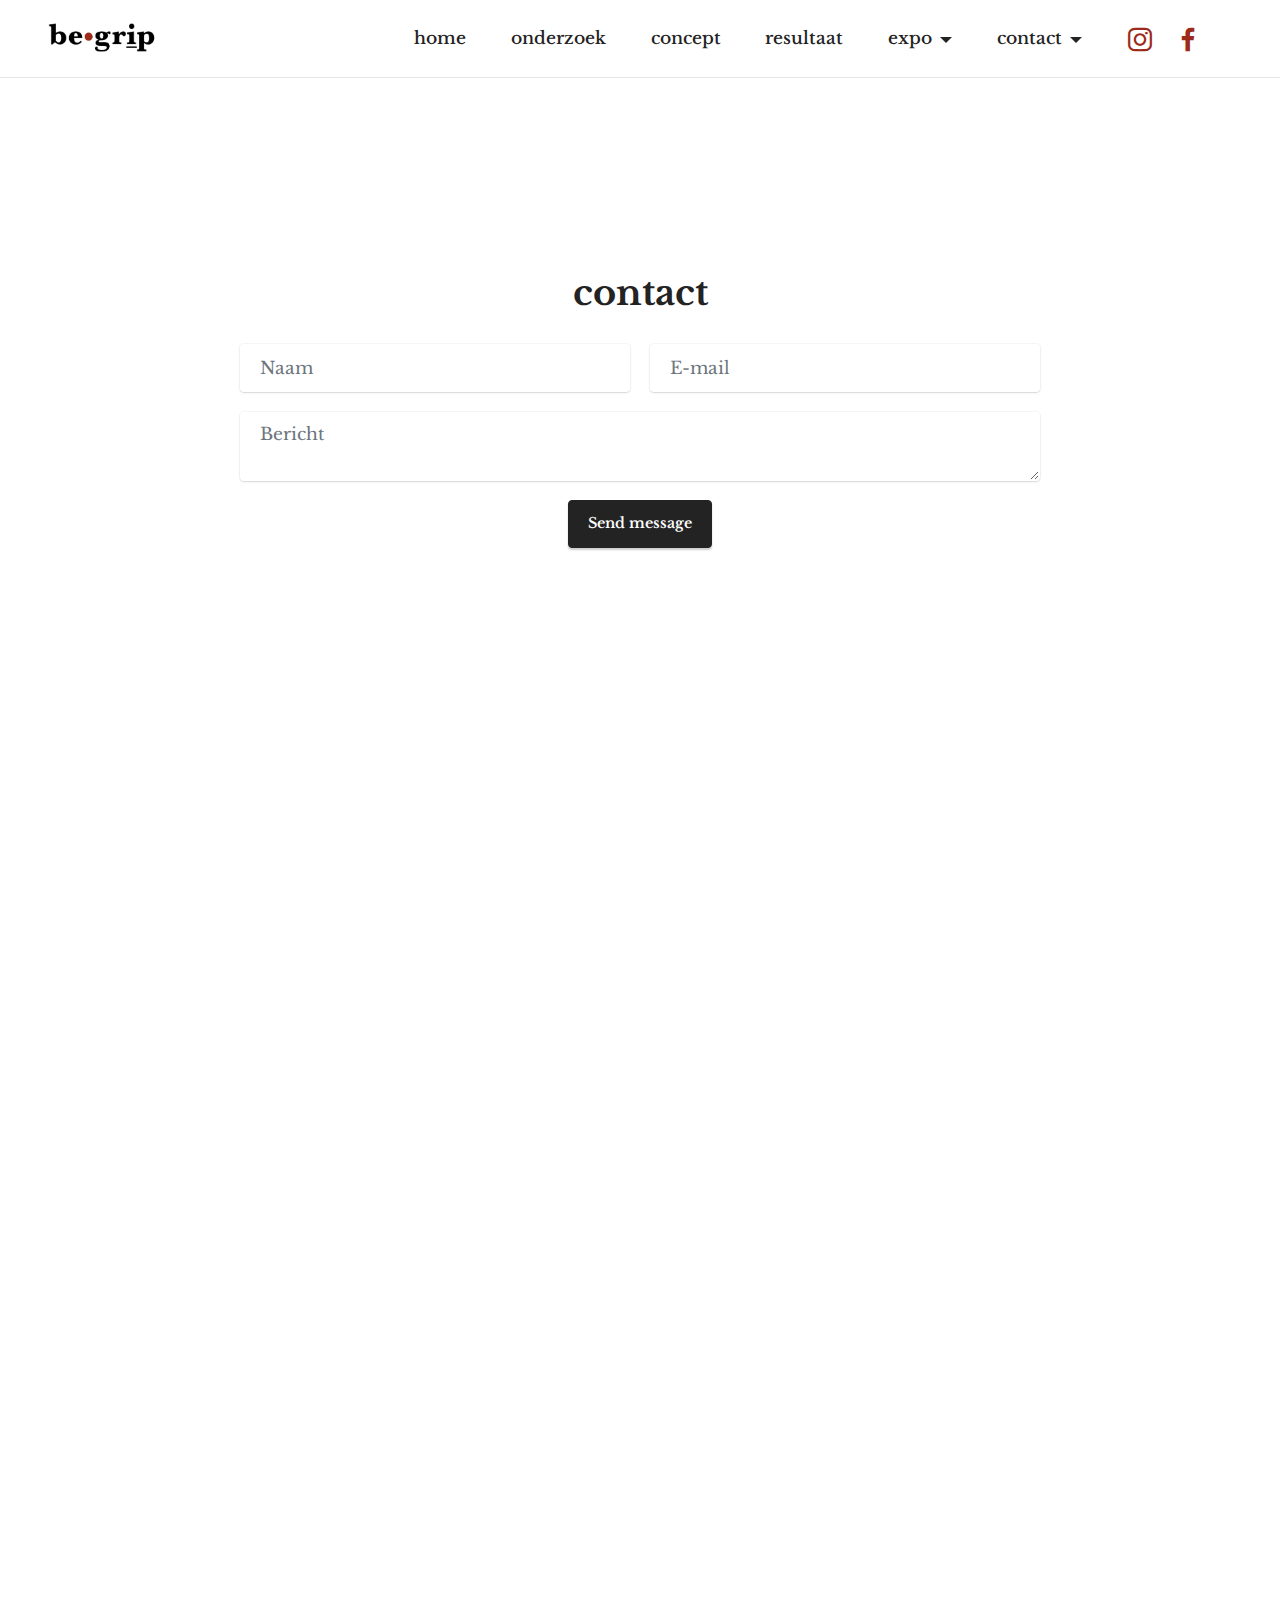
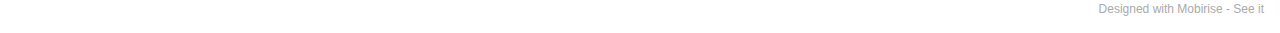
<file: page2.html>
<!DOCTYPE html>
<html  >
<head>
  <!-- Site made with Mobirise Website Builder v5.2.0, https://mobirise.com -->
  <meta charset="UTF-8">
  <meta http-equiv="X-UA-Compatible" content="IE=edge">
  <meta name="generator" content="Mobirise v5.2.0, mobirise.com">
  <meta name="viewport" content="width=device-width, initial-scale=1, minimum-scale=1">
  <link rel="shortcut icon" href="assets/images/favicon-1.png" type="image/x-icon">
  <meta name="description" content="">
  
  
  <title>contact</title>
  <link rel="stylesheet" href="assets/tether/tether.min.css">
  <link rel="stylesheet" href="assets/bootstrap/css/bootstrap.min.css">
  <link rel="stylesheet" href="assets/bootstrap/css/bootstrap-grid.min.css">
  <link rel="stylesheet" href="assets/bootstrap/css/bootstrap-reboot.min.css">
  <link rel="stylesheet" href="assets/formstyler/jquery.formstyler.css">
  <link rel="stylesheet" href="assets/formstyler/jquery.formstyler.theme.css">
  <link rel="stylesheet" href="assets/datepicker/jquery.datetimepicker.min.css">
  <link rel="stylesheet" href="assets/dropdown/css/style.css">
  <link rel="stylesheet" href="assets/socicon/css/styles.css">
  <link rel="stylesheet" href="assets/theme/css/style.css">
  <link rel="preload" as="style" href="assets/mobirise/css/mbr-additional.css"><link rel="stylesheet" href="assets/mobirise/css/mbr-additional.css" type="text/css">
  
  
  
  
</head>
<body>
  
  <section class="menu cid-sjtfqo8TtO" once="menu" id="menu1-39">
    
    <nav class="navbar navbar-dropdown navbar-fixed-top navbar-expand-lg">
        <div class="container-fluid">
            <div class="navbar-brand">
                <span class="navbar-logo">
                    <a href="page13.html">
                        <img src="assets/images/logo-14.jpeg" alt="Mobirise" style="height: 3.8rem;">
                    </a>
                </span>
                
            </div>
            <button class="navbar-toggler" type="button" data-toggle="collapse" data-target="#navbarSupportedContent" aria-controls="navbarNavAltMarkup" aria-expanded="false" aria-label="Toggle navigation">
                <div class="hamburger">
                    <span></span>
                    <span></span>
                    <span></span>
                    <span></span>
                </div>
            </button>
            <div class="collapse navbar-collapse" id="navbarSupportedContent">
                <ul class="navbar-nav nav-dropdown nav-right" data-app-modern-menu="true"><li class="nav-item"><a class="nav-link link text-black text-primary display-4" href="index.html">home</a></li><li class="nav-item"><a class="nav-link link text-black text-primary display-4" href="page3.html">onderzoek<br></a></li><li class="nav-item"><a class="nav-link link text-black text-primary display-4" href="page9.html">concept</a></li>
                    <li class="nav-item"><a class="nav-link link text-black text-primary display-4" href="page1.html" aria-expanded="false">resultaat</a></li><li class="nav-item dropdown"><a class="nav-link link text-black text-primary dropdown-toggle display-4" href="#" aria-expanded="false" data-toggle="dropdown-submenu">expo</a><div class="dropdown-menu"><a class="text-black text-primary dropdown-item display-4" href="page12.html" aria-expanded="false">museum</a><a class="text-black text-primary dropdown-item display-4" href="page7.html" aria-expanded="false">wandeling</a></div></li><li class="nav-item dropdown"><a class="nav-link link text-black text-primary dropdown-toggle display-4" href="#" data-toggle="dropdown-submenu" aria-expanded="true">contact</a><div class="dropdown-menu"><a class="text-black text-primary dropdown-item display-4" href="page2.html">contact</a><a class="text-black text-primary dropdown-item display-4" href="page8.html">over ons</a></div></li></ul>
                <div class="icons-menu">
                    <a class="iconfont-wrapper" href="https://www.instagram.com/be.grip/" target="_blank">
                        <span class="p-2 mbr-iconfont socicon-instagram socicon" style=""></span>
                    </a>
                    <a class="iconfont-wrapper" href="https://www.facebook.com/Groep-6-multidisciplinariteit-103822198232575" target="_blank">
                        <span class="p-2 mbr-iconfont socicon-facebook socicon"></span>
                    </a>
                    
                    
                </div>
                
            </div>
        </div>
    </nav>

</section>

<section class="content5 cid-sjt1ulfSEs" id="content5-36">
    
    <div class="container">
        <div class="row justify-content-center">
            <div class="col-md-12 col-lg-12">
                
                
                <p class="mbr-text mbr-fonts-style display-7">&nbsp;</p>
            </div>
        </div>
    </div>
</section>

<section class="form5 cid-sgTalYOeMZ" id="form5-v">
    
    
    <div class="container-fluid">
        <div class="mbr-section-head">
            <h3 class="mbr-section-title mbr-fonts-style align-center mb-0 display-2"><strong>contact</strong></h3>
            
        </div>
        <div class="row justify-content-center mt-4">
            <div class="col-lg-8 mx-auto mbr-form" data-form-type="formoid">
                <form action="https://mobirise.eu/" method="POST" class="mbr-form form-with-styler" data-form-title="Form Name"><input type="hidden" name="email" data-form-email="true" value="I0FIkPmx0aNJo9uwnzXm7NXoy6xFLUi/b+fbBQd/RXc9ijWhYLQ6fsKLzmp2qYVXTpFwMNZ9PWrEDgmMoP3m/sus61zWqR3jQ59OK74pPyLBmtCHRzpksxYxK0rYuaMX">
                    <div class="">
                        <div hidden="hidden" data-form-alert="" class="alert alert-success col-12">Bedankt!</div>
                        <div hidden="hidden" data-form-alert-danger="" class="alert alert-danger col-12">Oops...! some
                            problem!</div>
                    </div>
                    <div class="dragArea row">
                        <div class="col-md col-sm-12 form-group" data-for="name">
                            <input type="text" name="name" placeholder="Naam" data-form-field="name" class="form-control" value="" id="name-form5-v">
                        </div>
                        <div class="col-md col-sm-12 form-group" data-for="email">
                            <input type="email" name="email" placeholder="E-mail" data-form-field="email" class="form-control" value="" id="email-form5-v">
                        </div>
                        
                        <div class="col-12 form-group" data-for="textarea">
                            <textarea name="textarea" placeholder="Bericht" data-form-field="textarea" class="form-control" id="textarea-form5-v"></textarea>
                        </div>
                        <div class="col-lg-12 col-md-12 col-sm-12 align-center mbr-section-btn"><button type="submit" class="btn btn-primary display-7">Send message</button></div>
                    </div>
                </form>
            </div>
        </div>
    </div>
</section>

<section class="map2 cid-sibMaWBEfz" id="map2-1u">
    
    
    <div>
        
        <div class="google-map"><iframe frameborder="0" style="border:0" src="https://www.google.com/maps/embed/v1/place?key=AIzaSyCZI5F_k6S1k46ujh0SNrapM89f7mJxd30&amp;q=Leuvenstraat 32, 2000 Antwerpen" allowfullscreen=""></iframe></div>
    </div>
</section>

<section class="footer5 cid-sgTBoHTKOK mbr-reveal" once="footers" id="footer5-14">

    

    

    <div class="container-fluid">
        <div class="media-container-row">
            <div class="col-md-2 col-6">
                <div class="media-wrap">
                    <a href="https://mobirise.co/">
                        <img src="assets/images/vraagteken-5.jpeg" alt="Mobirise">
                    </a>
                </div>
            </div>
            <div class="col-10 col-6">
                <p class="mbr-text align-right links mbr-fonts-style display-7"><a href="page8.html" class="text-primary">over ons</a>&nbsp; &nbsp; &nbsp;c<a href="page2.html" class="text-black">ontact</a>
                </p>
            </div>
        </div>
        <!-- <div class="media-container-row">
            <div class="col-md-12"> -->
        <div class="footer-lower">
            <div class="media-container-row">
                <div class="col-md-12">
                    <hr>
                </div>
            </div>
            <div class="media-container-row">
                <div class="col-md-6 copyright">
                    <p class="mbr-text mbr-fonts-style display-7">
                        © Copyright be.grip - All Rights Reserved
                    </p>
                </div>
                <div class="col-md-6">
                    <div class="social-list align-right">
                        <div class="soc-item">
                            <a href="https://www.instagram.com/be.grip/" target="_blank">
                                <span class="mbr-iconfont mbr-iconfont-social socicon-instagram socicon" style="color: rgb(0, 0, 0); fill: rgb(0, 0, 0);"></span>
                            </a>
                        </div>
                        <div class="soc-item">
                            <a href="https://www.facebook.com/Groep-6-multidisciplinariteit-103822198232575" target="_blank">
                                <span class="mbr-iconfont mbr-iconfont-social socicon-facebook socicon" style="color: rgb(0, 0, 0); fill: rgb(0, 0, 0);"></span>
                            </a>
                        </div>
                        
                        
                        
                        
                    </div>
                </div>
            </div>
            <!-- </div>
            </div> -->
        </div>

    </div>
</section><section style="background-color: #fff; font-family: -apple-system, BlinkMacSystemFont, 'Segoe UI', 'Roboto', 'Helvetica Neue', Arial, sans-serif; color:#aaa; font-size:12px; padding: 0; align-items: center; display: flex;"><a href="https://mobirise.site/h" style="flex: 1 1; height: 3rem; padding-left: 1rem;"></a><p style="flex: 0 0 auto; margin:0; padding-right:1rem;">Designed with Mobirise - <a href="https://mobirise.site/l" style="color:#aaa;">See it</a></p></section><script src="assets/web/assets/jquery/jquery.min.js"></script>  <script src="assets/popper/popper.min.js"></script>  <script src="assets/tether/tether.min.js"></script>  <script src="assets/bootstrap/js/bootstrap.min.js"></script>  <script src="assets/smoothscroll/smooth-scroll.js"></script>  <script src="assets/formstyler/jquery.formstyler.js"></script>  <script src="assets/formstyler/jquery.formstyler.min.js"></script>  <script src="assets/datepicker/jquery.datetimepicker.full.js"></script>  <script src="assets/dropdown/js/nav-dropdown.js"></script>  <script src="assets/dropdown/js/navbar-dropdown.js"></script>  <script src="assets/touchswipe/jquery.touch-swipe.min.js"></script>  <script src="assets/theme/js/script.js"></script>  <script src="assets/formoid/formoid.min.js"></script>  
  
  
</body>
</html>
</file>
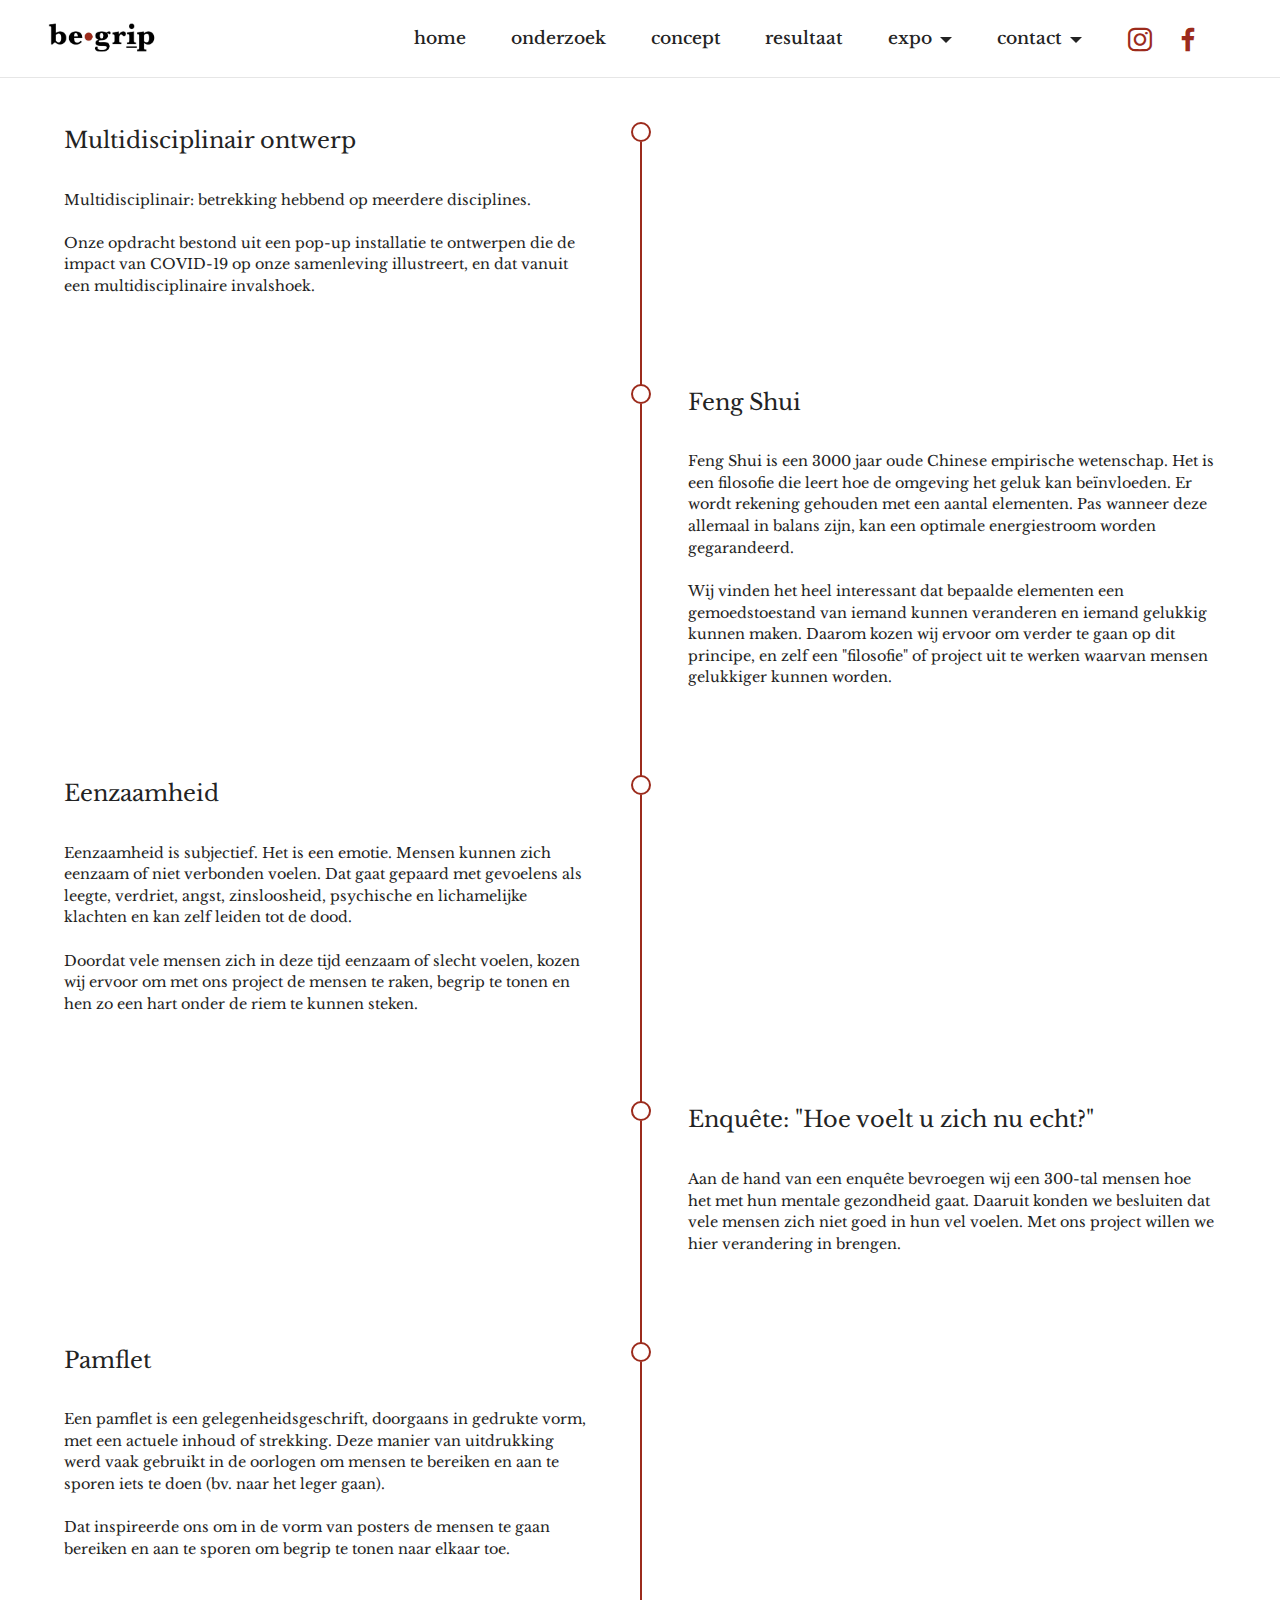
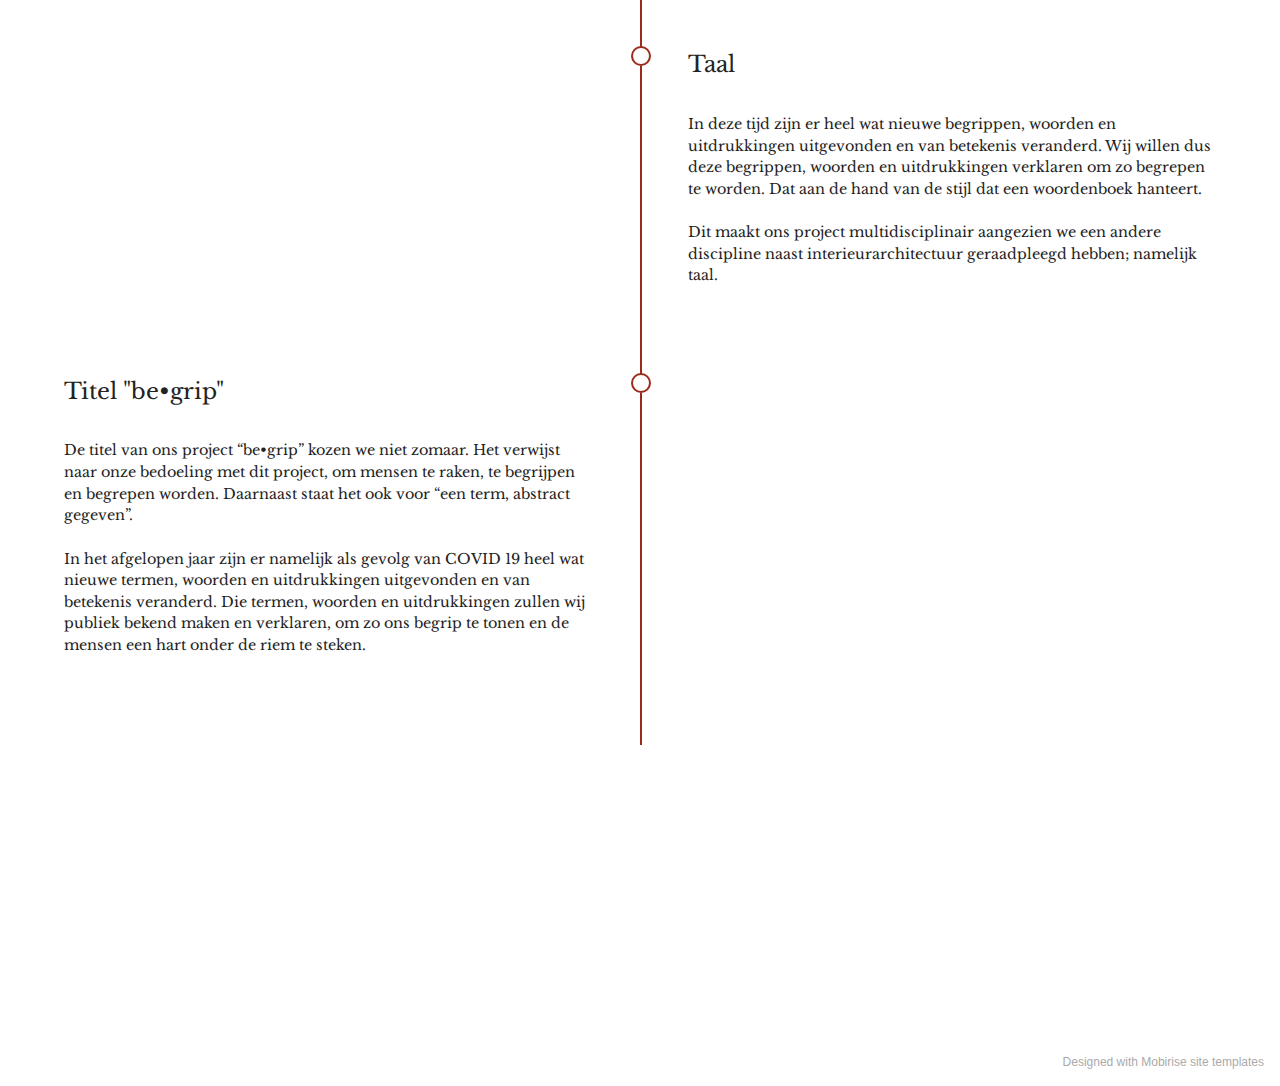
<file: page3.html>
<!DOCTYPE html>
<html  >
<head>
  <!-- Site made with Mobirise Website Builder v5.2.0, https://mobirise.com -->
  <meta charset="UTF-8">
  <meta http-equiv="X-UA-Compatible" content="IE=edge">
  <meta name="generator" content="Mobirise v5.2.0, mobirise.com">
  <meta name="viewport" content="width=device-width, initial-scale=1, minimum-scale=1">
  <link rel="shortcut icon" href="assets/images/favicon-1.png" type="image/x-icon">
  <meta name="description" content="">
  
  
  <title>onderzoek</title>
  <link rel="stylesheet" href="assets/tether/tether.min.css">
  <link rel="stylesheet" href="assets/bootstrap/css/bootstrap.min.css">
  <link rel="stylesheet" href="assets/bootstrap/css/bootstrap-grid.min.css">
  <link rel="stylesheet" href="assets/bootstrap/css/bootstrap-reboot.min.css">
  <link rel="stylesheet" href="assets/dropdown/css/style.css">
  <link rel="stylesheet" href="assets/socicon/css/styles.css">
  <link rel="stylesheet" href="assets/theme/css/style.css">
  <link rel="preload" as="style" href="assets/mobirise/css/mbr-additional.css"><link rel="stylesheet" href="assets/mobirise/css/mbr-additional.css" type="text/css">
  
  
  
  
</head>
<body>
  
  <section class="menu cid-sjtfqo8TtO" once="menu" id="menu1-39">
    
    <nav class="navbar navbar-dropdown navbar-fixed-top navbar-expand-lg">
        <div class="container-fluid">
            <div class="navbar-brand">
                <span class="navbar-logo">
                    <a href="page13.html">
                        <img src="assets/images/logo-14.jpeg" alt="Mobirise" style="height: 3.8rem;">
                    </a>
                </span>
                
            </div>
            <button class="navbar-toggler" type="button" data-toggle="collapse" data-target="#navbarSupportedContent" aria-controls="navbarNavAltMarkup" aria-expanded="false" aria-label="Toggle navigation">
                <div class="hamburger">
                    <span></span>
                    <span></span>
                    <span></span>
                    <span></span>
                </div>
            </button>
            <div class="collapse navbar-collapse" id="navbarSupportedContent">
                <ul class="navbar-nav nav-dropdown nav-right" data-app-modern-menu="true"><li class="nav-item"><a class="nav-link link text-black text-primary display-4" href="index.html">home</a></li><li class="nav-item"><a class="nav-link link text-black text-primary display-4" href="page3.html">onderzoek<br></a></li><li class="nav-item"><a class="nav-link link text-black text-primary display-4" href="page9.html">concept</a></li>
                    <li class="nav-item"><a class="nav-link link text-black text-primary display-4" href="page1.html" aria-expanded="false">resultaat</a></li><li class="nav-item dropdown"><a class="nav-link link text-black text-primary dropdown-toggle display-4" href="#" aria-expanded="false" data-toggle="dropdown-submenu">expo</a><div class="dropdown-menu"><a class="text-black text-primary dropdown-item display-4" href="page12.html" aria-expanded="false">museum</a><a class="text-black text-primary dropdown-item display-4" href="page7.html" aria-expanded="false">wandeling</a></div></li><li class="nav-item dropdown"><a class="nav-link link text-black text-primary dropdown-toggle display-4" href="#" data-toggle="dropdown-submenu" aria-expanded="true">contact</a><div class="dropdown-menu"><a class="text-black text-primary dropdown-item display-4" href="page2.html">contact</a><a class="text-black text-primary dropdown-item display-4" href="page8.html">over ons</a></div></li></ul>
                <div class="icons-menu">
                    <a class="iconfont-wrapper" href="https://www.instagram.com/be.grip/" target="_blank">
                        <span class="p-2 mbr-iconfont socicon-instagram socicon" style=""></span>
                    </a>
                    <a class="iconfont-wrapper" href="https://www.facebook.com/Groep-6-multidisciplinariteit-103822198232575" target="_blank">
                        <span class="p-2 mbr-iconfont socicon-facebook socicon"></span>
                    </a>
                    
                    
                </div>
                
            </div>
        </div>
    </nav>

</section>

<section class="timeline1 cid-siLYO04Jm3" id="timeline1-27">
    
    
    <div class="timelines-container container-fluid" mbri-timelines="">
        
        <div class="row timeline-element mb-2 mt-4 reverseTimeline">
            <div class="timeline-date col-12 col-md-6">
                <div class="timeline-date-wrapper">
                    
                </div>
            </div>
            <span class="iconBackground"></span>
            <div class="col-12 col-md-6">
                <div class="timeline-text-wrapper">
                    <h4 class="mbr-timeline-title mbr-fonts-style mb-4 display-5">
                        Multidisciplinair ontwerp</h4>
                    
                    <p class="mbr-text mbr-fonts-style display-7">Multidisciplinair: betrekking hebbend op meerdere disciplines. <br><br>Onze opdracht bestond uit een pop-up installatie te ontwerpen die de impact van COVID-19 op onze samenleving illustreert, en dat vanuit een multidisciplinaire invalshoek.</p>
                </div>
            </div>
        </div>
        <div class="row timeline-element mb-2">
            <div class="col-12 col-md-6">
                <div class="timeline-text-wrapper">
                    <h4 class="mbr-timeline-title mbr-fonts-style mb-4 display-5">Feng Shui</h4>
                    
                    <p class="mbr-text mbr-fonts-style display-7">Feng Shui is een 3000 jaar oude Chinese empirische wetenschap. Het is een filosofie die leert hoe de omgeving het geluk kan beïnvloeden. Er wordt rekening gehouden met een aantal elementen. Pas wanneer deze allemaal in balans zijn, kan een optimale energiestroom worden gegarandeerd. <br><br>Wij vinden het heel interessant dat bepaalde elementen een gemoedstoestand van iemand kunnen veranderen en iemand gelukkig kunnen maken. Daarom kozen wij ervoor om verder te gaan op dit principe, en zelf een "filosofie" of project uit te werken waarvan mensen gelukkiger kunnen worden.</p>
                </div>
            </div>
            <span class="iconBackground"></span>
            <div class="timeline-date col-12 col-md-6">
                <div class="timeline-date-wrapper">
                    
                </div>
            </div>
        </div>
        <div class="row timeline-element mb-2">
            <div class="timeline-date col-12 col-md-6">
                <div class="timeline-date-wrapper">
                    
                </div>
            </div>
            <span class="iconBackground"></span>
            <div class="col-12 col-md-6">
                <div class="timeline-text-wrapper">
                    <h4 class="mbr-timeline-title mbr-fonts-style mb-4 display-5">Eenzaamheid</h4>
                    
                    <p class="mbr-text mbr-fonts-style display-7">Eenzaamheid is subjectief. Het is een emotie. Mensen kunnen zich eenzaam of niet verbonden voelen. Dat gaat gepaard met gevoelens als leegte, verdriet, angst, zinsloosheid, psychische en lichamelijke klachten en kan zelf leiden tot de dood.<br><br>Doordat vele mensen zich in deze tijd eenzaam of slecht voelen, kozen wij ervoor om met ons project de mensen te raken, begrip te tonen en hen zo een hart onder de riem te kunnen steken.</p>
                </div>
            </div>
        </div>
        <div class="row timeline-element mb-2 reverseTimeline">
            <div class="col-12 col-md-6">
                <div class="timeline-text-wrapper">
                    <h4 class="mbr-timeline-title mbr-fonts-style mb-4 display-5">Enquête: "Hoe voelt u zich nu echt?"</h4>
                    
                    <p class="mbr-text mbr-fonts-style display-7">Aan de hand van een enquête bevroegen wij een 300-tal mensen hoe het met hun mentale gezondheid gaat. Daaruit konden we besluiten dat vele mensen zich niet goed in hun vel voelen. Met ons project willen we hier verandering in brengen.</p>
                </div>
            </div>
            <span class="iconBackground"></span>
            <div class="timeline-date col-12 col-md-6">
                <div class="timeline-date-wrapper">
                    
                </div>
            </div>
        </div>
        <div class="row timeline-element mb-2 reverseTimeline">
            <div class="timeline-date col-12 col-md-6">
                <div class="timeline-date-wrapper">
                    
                </div>
            </div>
            <span class="iconBackground"></span>
            <div class="col-12 col-md-6">
                <div class="timeline-text-wrapper">
                    <h4 class="mbr-timeline-title mbr-fonts-style mb-4 display-5">Pamflet</h4>
                    
                    <p class="mbr-text mbr-fonts-style display-7">Een pamflet is een gelegenheidsgeschrift, doorgaans in gedrukte vorm, met een actuele inhoud of strekking. Deze manier van uitdrukking werd vaak gebruikt in de oorlogen om mensen te bereiken en aan te sporen iets te doen (bv. naar het leger gaan). <br><br>Dat inspireerde ons om in de vorm van posters de mensen te gaan bereiken en aan te sporen om begrip te tonen naar elkaar toe.</p>
                </div>
            </div>
        </div>
        <div class="row timeline-element mb-2 reverseTimeline">
            <div class="col-12 col-md-6">
                <div class="timeline-text-wrapper">
                    <h4 class="mbr-timeline-title mbr-fonts-style mb-4 display-5">
                        Taal</h4>
                    
                    <p class="mbr-text mbr-fonts-style display-7">In deze tijd zijn er heel wat nieuwe begrippen, woorden en uitdrukkingen uitgevonden en van betekenis veranderd. Wij willen dus deze begrippen, woorden en uitdrukkingen verklaren om zo begrepen te worden. Dat aan de hand van de stijl dat een woordenboek hanteert.<br><br>Dit maakt ons project multidisciplinair aangezien we een andere discipline naast interieurarchitectuur geraadpleegd hebben; namelijk taal.&nbsp;<br></p>
                </div>
            </div>
            <span class="iconBackground"></span>
            <div class="timeline-date col-12 col-md-6">
                <div class="timeline-date-wrapper">
                    
                </div>
            </div>
        </div>
        <div class="row timeline-element mb-2 reverseTimeline">
            <div class="timeline-date col-12 col-md-6">
                <div class="timeline-date-wrapper">
                    
                </div>
            </div>
            <span class="iconBackground"></span>
            <div class="col-12 col-md-6">
                <div class="timeline-text-wrapper">
                    <h4 class="mbr-timeline-title mbr-fonts-style mb-4 display-5">Titel "be•grip"</h4>
                    
                    <p class="mbr-text mbr-fonts-style display-7">De titel van ons project “be•grip” kozen we niet zomaar. Het verwijst naar onze bedoeling met dit project, om mensen te raken, te begrijpen en begrepen worden. Daarnaast staat het ook voor “een term, abstract gegeven”. <br><br>In het afgelopen jaar zijn er namelijk als gevolg van COVID 19 heel wat nieuwe termen, woorden en uitdrukkingen uitgevonden en van betekenis veranderd. Die termen, woorden en uitdrukkingen zullen wij publiek bekend maken en verklaren, om zo ons begrip te tonen en de mensen een hart onder de riem te steken.&nbsp;</p>
                </div>
            </div>
        </div>
        
        
        
        
        
    </div>
</section>

<section class="footer5 cid-sgTBoHTKOK mbr-reveal" once="footers" id="footer5-16">

    

    

    <div class="container-fluid">
        <div class="media-container-row">
            <div class="col-md-2 col-6">
                <div class="media-wrap">
                    <a href="https://mobirise.co/">
                        <img src="assets/images/vraagteken-5.jpeg" alt="Mobirise">
                    </a>
                </div>
            </div>
            <div class="col-10 col-6">
                <p class="mbr-text align-right links mbr-fonts-style display-7"><a href="page8.html" class="text-primary">over ons</a>&nbsp; &nbsp; &nbsp;c<a href="page2.html" class="text-black">ontact</a>
                </p>
            </div>
        </div>
        <!-- <div class="media-container-row">
            <div class="col-md-12"> -->
        <div class="footer-lower">
            <div class="media-container-row">
                <div class="col-md-12">
                    <hr>
                </div>
            </div>
            <div class="media-container-row">
                <div class="col-md-6 copyright">
                    <p class="mbr-text mbr-fonts-style display-7">
                        © Copyright be.grip - All Rights Reserved
                    </p>
                </div>
                <div class="col-md-6">
                    <div class="social-list align-right">
                        <div class="soc-item">
                            <a href="https://www.instagram.com/be.grip/" target="_blank">
                                <span class="mbr-iconfont mbr-iconfont-social socicon-instagram socicon" style="color: rgb(0, 0, 0); fill: rgb(0, 0, 0);"></span>
                            </a>
                        </div>
                        <div class="soc-item">
                            <a href="https://www.facebook.com/Groep-6-multidisciplinariteit-103822198232575" target="_blank">
                                <span class="mbr-iconfont mbr-iconfont-social socicon-facebook socicon" style="color: rgb(0, 0, 0); fill: rgb(0, 0, 0);"></span>
                            </a>
                        </div>
                        
                        
                        
                        
                    </div>
                </div>
            </div>
            <!-- </div>
            </div> -->
        </div>

    </div>
</section><section style="background-color: #fff; font-family: -apple-system, BlinkMacSystemFont, 'Segoe UI', 'Roboto', 'Helvetica Neue', Arial, sans-serif; color:#aaa; font-size:12px; padding: 0; align-items: center; display: flex;"><a href="https://mobirise.site/r" style="flex: 1 1; height: 3rem; padding-left: 1rem;"></a><p style="flex: 0 0 auto; margin:0; padding-right:1rem;">Designed with Mobirise <a href="https://mobirise.site/u" style="color:#aaa;">site</a> templates</p></section><script src="assets/web/assets/jquery/jquery.min.js"></script>  <script src="assets/popper/popper.min.js"></script>  <script src="assets/tether/tether.min.js"></script>  <script src="assets/bootstrap/js/bootstrap.min.js"></script>  <script src="assets/smoothscroll/smooth-scroll.js"></script>  <script src="assets/dropdown/js/nav-dropdown.js"></script>  <script src="assets/dropdown/js/navbar-dropdown.js"></script>  <script src="assets/touchswipe/jquery.touch-swipe.min.js"></script>  <script src="assets/theme/js/script.js"></script>  
  
  
</body>
</html>
</file>
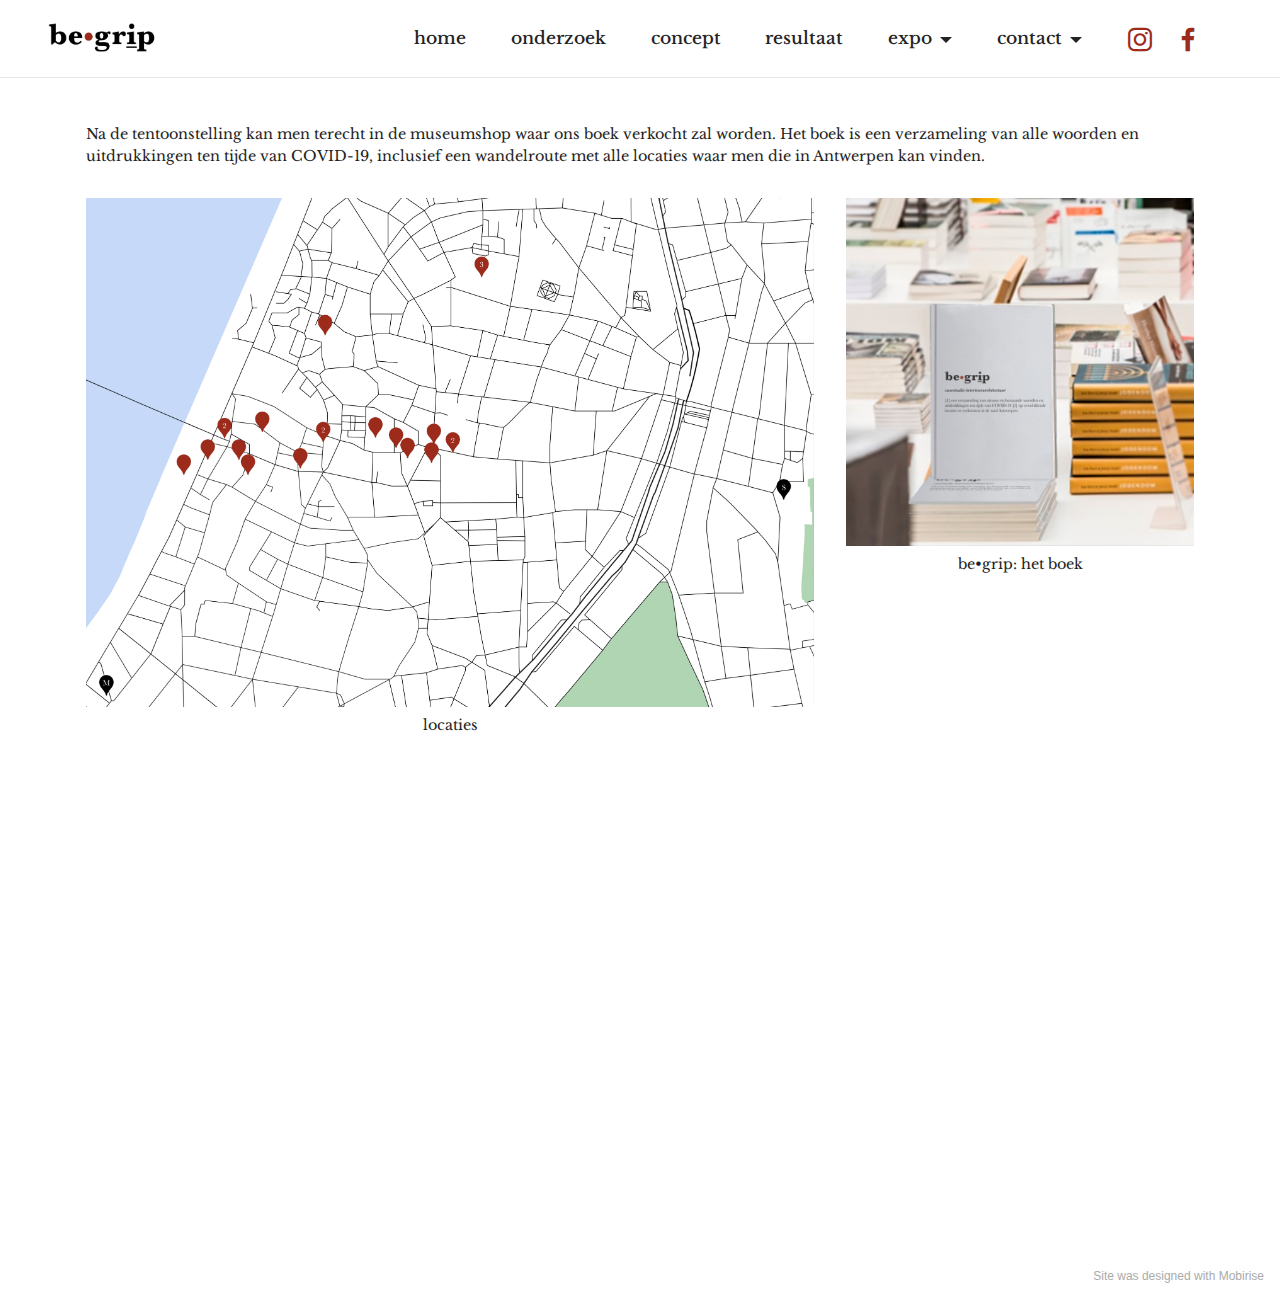
<file: page7.html>
<!DOCTYPE html>
<html  >
<head>
  <!-- Site made with Mobirise Website Builder v5.2.0, https://mobirise.com -->
  <meta charset="UTF-8">
  <meta http-equiv="X-UA-Compatible" content="IE=edge">
  <meta name="generator" content="Mobirise v5.2.0, mobirise.com">
  <meta name="viewport" content="width=device-width, initial-scale=1, minimum-scale=1">
  <link rel="shortcut icon" href="assets/images/favicon-1.png" type="image/x-icon">
  <meta name="description" content="">
  
  
  <title>wandeling</title>
  <link rel="stylesheet" href="assets/tether/tether.min.css">
  <link rel="stylesheet" href="assets/bootstrap/css/bootstrap.min.css">
  <link rel="stylesheet" href="assets/bootstrap/css/bootstrap-grid.min.css">
  <link rel="stylesheet" href="assets/bootstrap/css/bootstrap-reboot.min.css">
  <link rel="stylesheet" href="assets/dropdown/css/style.css">
  <link rel="stylesheet" href="assets/socicon/css/styles.css">
  <link rel="stylesheet" href="assets/theme/css/style.css">
  <link rel="preload" as="style" href="assets/mobirise/css/mbr-additional.css"><link rel="stylesheet" href="assets/mobirise/css/mbr-additional.css" type="text/css">
  
  
  
  
</head>
<body>
  
  <section class="menu cid-sjtfqo8TtO" once="menu" id="menu1-3c">
    
    <nav class="navbar navbar-dropdown navbar-fixed-top navbar-expand-lg">
        <div class="container-fluid">
            <div class="navbar-brand">
                <span class="navbar-logo">
                    <a href="page13.html">
                        <img src="assets/images/logo-14.jpeg" alt="Mobirise" style="height: 3.8rem;">
                    </a>
                </span>
                
            </div>
            <button class="navbar-toggler" type="button" data-toggle="collapse" data-target="#navbarSupportedContent" aria-controls="navbarNavAltMarkup" aria-expanded="false" aria-label="Toggle navigation">
                <div class="hamburger">
                    <span></span>
                    <span></span>
                    <span></span>
                    <span></span>
                </div>
            </button>
            <div class="collapse navbar-collapse" id="navbarSupportedContent">
                <ul class="navbar-nav nav-dropdown nav-right" data-app-modern-menu="true"><li class="nav-item"><a class="nav-link link text-black text-primary display-4" href="index.html">home</a></li><li class="nav-item"><a class="nav-link link text-black text-primary display-4" href="page3.html">onderzoek<br></a></li><li class="nav-item"><a class="nav-link link text-black text-primary display-4" href="page9.html">concept</a></li>
                    <li class="nav-item"><a class="nav-link link text-black text-primary display-4" href="page1.html" aria-expanded="false">resultaat</a></li><li class="nav-item dropdown"><a class="nav-link link text-black text-primary dropdown-toggle display-4" href="#" aria-expanded="false" data-toggle="dropdown-submenu">expo</a><div class="dropdown-menu"><a class="text-black text-primary dropdown-item display-4" href="page12.html" aria-expanded="false">museum</a><a class="text-black text-primary dropdown-item display-4" href="page7.html" aria-expanded="false">wandeling</a></div></li><li class="nav-item dropdown"><a class="nav-link link text-black text-primary dropdown-toggle display-4" href="#" data-toggle="dropdown-submenu" aria-expanded="true">contact</a><div class="dropdown-menu"><a class="text-black text-primary dropdown-item display-4" href="page2.html">contact</a><a class="text-black text-primary dropdown-item display-4" href="page8.html">over ons</a></div></li></ul>
                <div class="icons-menu">
                    <a class="iconfont-wrapper" href="https://www.instagram.com/be.grip/" target="_blank">
                        <span class="p-2 mbr-iconfont socicon-instagram socicon" style=""></span>
                    </a>
                    <a class="iconfont-wrapper" href="https://www.facebook.com/Groep-6-multidisciplinariteit-103822198232575" target="_blank">
                        <span class="p-2 mbr-iconfont socicon-facebook socicon"></span>
                    </a>
                    
                    
                </div>
                
            </div>
        </div>
    </nav>

</section>

<section class="content5 cid-sk5pAMALJQ" id="content5-3l">
    
    <div class="container">
        <div class="row justify-content-center">
            <div class="col-md-12 col-lg-12">
                
                
                <p class="mbr-text mbr-fonts-style display-7">Na de tentoonstelling kan men terecht in de museumshop waar ons boek verkocht zal worden. Het boek is een verzameling van alle woorden en uitdrukkingen ten tijde van COVID-19, inclusief een wandelroute met alle locaties waar men die in Antwerpen kan vinden.<br></p>
            </div>
        </div>
    </div>
</section>

<section class="image5 cid-sk5cV3nJI4" id="image5-3j">
    
    
    <div class="container">
        <div class="row">
            <div class="col-12 col-md-12">
                <div class="row">
                    <div class="col-12 col-lg-8">
                        <div class="img-item mb-3">
                            <img src="assets/images/antwerpen-kaart-2-dun-finaal-1.jpeg" alt="">
                            <p class="mbr-fonts-style align-center mt-2 display-7">locaties</p>
                        </div>
                    </div>
                    <div class="col-12 col-lg">
                        <div class="img-item mb-3">
                            <img src="assets/images/boekenshop-4.jpeg" alt="">
                            <p class="mbr-fonts-style align-center mt-2 display-7">be•grip: het boek</p>
                        </div>
                    </div>
                </div>
            </div>
        </div>
    </div>
</section>

<section class="footer5 cid-sgTBoHTKOK mbr-reveal" once="footers" id="footer5-3b">

    

    

    <div class="container-fluid">
        <div class="media-container-row">
            <div class="col-md-2 col-6">
                <div class="media-wrap">
                    <a href="https://mobirise.co/">
                        <img src="assets/images/vraagteken-5.jpeg" alt="Mobirise">
                    </a>
                </div>
            </div>
            <div class="col-10 col-6">
                <p class="mbr-text align-right links mbr-fonts-style display-7"><a href="page8.html" class="text-primary">over ons</a>&nbsp; &nbsp; &nbsp;c<a href="page2.html" class="text-black">ontact</a>
                </p>
            </div>
        </div>
        <!-- <div class="media-container-row">
            <div class="col-md-12"> -->
        <div class="footer-lower">
            <div class="media-container-row">
                <div class="col-md-12">
                    <hr>
                </div>
            </div>
            <div class="media-container-row">
                <div class="col-md-6 copyright">
                    <p class="mbr-text mbr-fonts-style display-7">
                        © Copyright be.grip - All Rights Reserved
                    </p>
                </div>
                <div class="col-md-6">
                    <div class="social-list align-right">
                        <div class="soc-item">
                            <a href="https://www.instagram.com/be.grip/" target="_blank">
                                <span class="mbr-iconfont mbr-iconfont-social socicon-instagram socicon" style="color: rgb(0, 0, 0); fill: rgb(0, 0, 0);"></span>
                            </a>
                        </div>
                        <div class="soc-item">
                            <a href="https://www.facebook.com/Groep-6-multidisciplinariteit-103822198232575" target="_blank">
                                <span class="mbr-iconfont mbr-iconfont-social socicon-facebook socicon" style="color: rgb(0, 0, 0); fill: rgb(0, 0, 0);"></span>
                            </a>
                        </div>
                        
                        
                        
                        
                    </div>
                </div>
            </div>
            <!-- </div>
            </div> -->
        </div>

    </div>
</section><section style="background-color: #fff; font-family: -apple-system, BlinkMacSystemFont, 'Segoe UI', 'Roboto', 'Helvetica Neue', Arial, sans-serif; color:#aaa; font-size:12px; padding: 0; align-items: center; display: flex;"><a href="https://mobirise.site/j" style="flex: 1 1; height: 3rem; padding-left: 1rem;"></a><p style="flex: 0 0 auto; margin:0; padding-right:1rem;">Site was <a href="https://mobirise.site/g" style="color:#aaa;">designed</a> with Mobirise</p></section><script src="assets/web/assets/jquery/jquery.min.js"></script>  <script src="assets/popper/popper.min.js"></script>  <script src="assets/tether/tether.min.js"></script>  <script src="assets/bootstrap/js/bootstrap.min.js"></script>  <script src="assets/smoothscroll/smooth-scroll.js"></script>  <script src="assets/dropdown/js/nav-dropdown.js"></script>  <script src="assets/dropdown/js/navbar-dropdown.js"></script>  <script src="assets/touchswipe/jquery.touch-swipe.min.js"></script>  <script src="assets/theme/js/script.js"></script>  
  
  
</body>
</html>
</file>
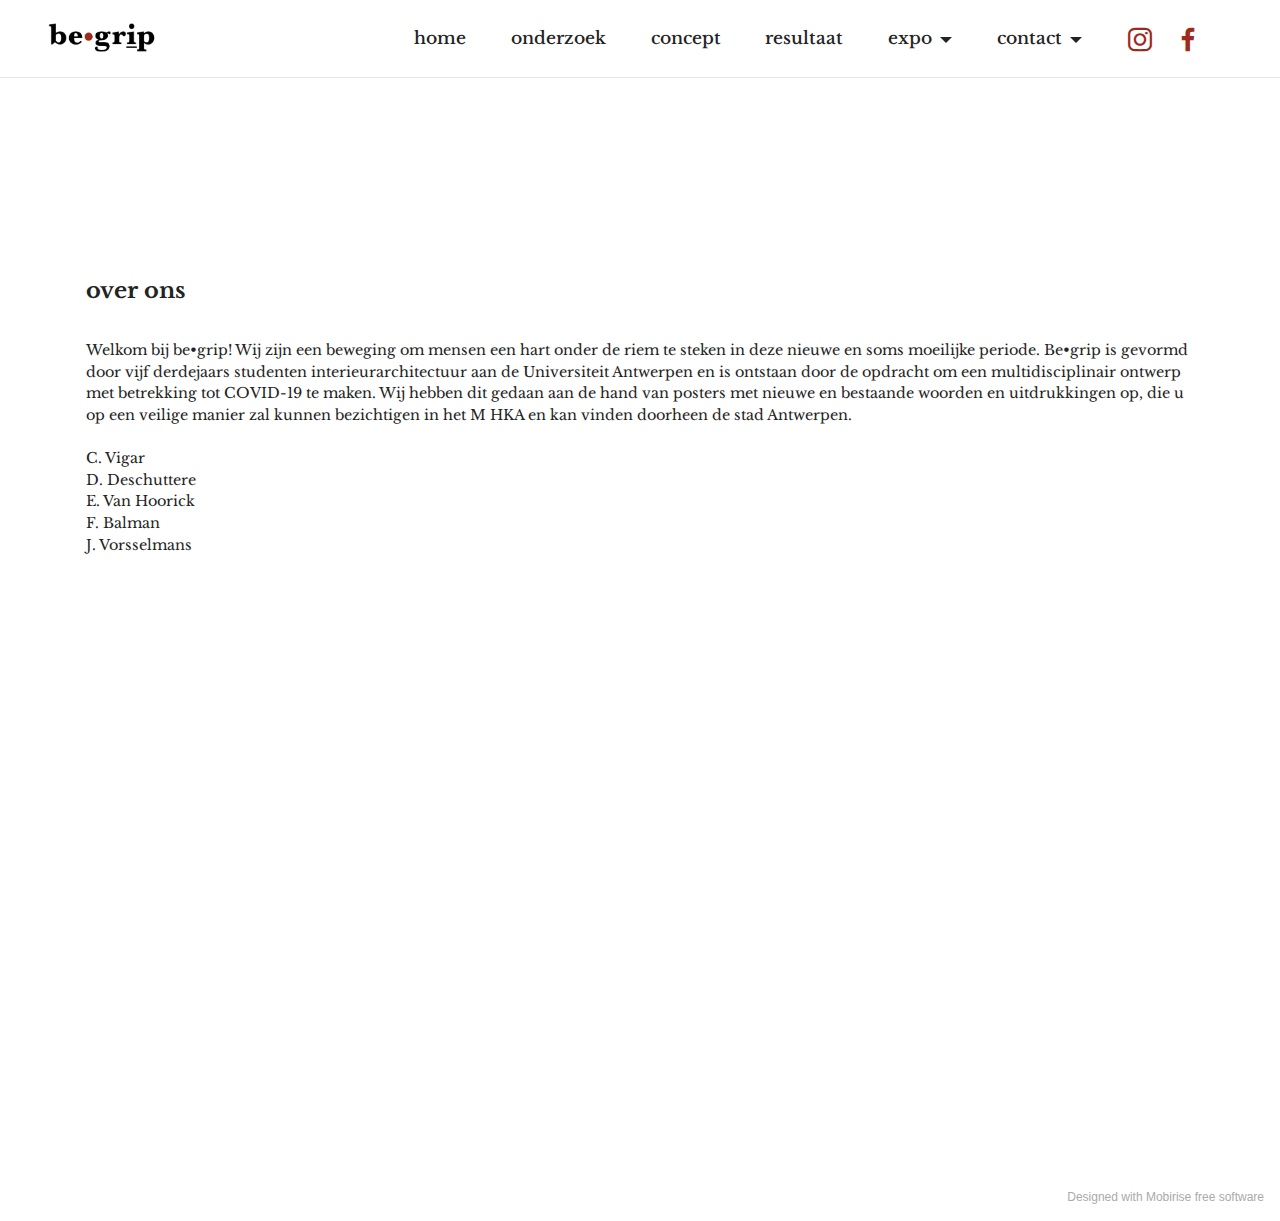
<file: page8.html>
<!DOCTYPE html>
<html  >
<head>
  <!-- Site made with Mobirise Website Builder v5.2.0, https://mobirise.com -->
  <meta charset="UTF-8">
  <meta http-equiv="X-UA-Compatible" content="IE=edge">
  <meta name="generator" content="Mobirise v5.2.0, mobirise.com">
  <meta name="viewport" content="width=device-width, initial-scale=1, minimum-scale=1">
  <link rel="shortcut icon" href="assets/images/favicon-1.png" type="image/x-icon">
  <meta name="description" content="">
  
  
  <title>over ons</title>
  <link rel="stylesheet" href="assets/tether/tether.min.css">
  <link rel="stylesheet" href="assets/bootstrap/css/bootstrap.min.css">
  <link rel="stylesheet" href="assets/bootstrap/css/bootstrap-grid.min.css">
  <link rel="stylesheet" href="assets/bootstrap/css/bootstrap-reboot.min.css">
  <link rel="stylesheet" href="assets/dropdown/css/style.css">
  <link rel="stylesheet" href="assets/socicon/css/styles.css">
  <link rel="stylesheet" href="assets/theme/css/style.css">
  <link rel="preload" as="style" href="assets/mobirise/css/mbr-additional.css"><link rel="stylesheet" href="assets/mobirise/css/mbr-additional.css" type="text/css">
  
  
  
  
</head>
<body>
  
  <section class="menu cid-sjtfqo8TtO" once="menu" id="menu1-39">
    
    <nav class="navbar navbar-dropdown navbar-fixed-top navbar-expand-lg">
        <div class="container-fluid">
            <div class="navbar-brand">
                <span class="navbar-logo">
                    <a href="page13.html">
                        <img src="assets/images/logo-14.jpeg" alt="Mobirise" style="height: 3.8rem;">
                    </a>
                </span>
                
            </div>
            <button class="navbar-toggler" type="button" data-toggle="collapse" data-target="#navbarSupportedContent" aria-controls="navbarNavAltMarkup" aria-expanded="false" aria-label="Toggle navigation">
                <div class="hamburger">
                    <span></span>
                    <span></span>
                    <span></span>
                    <span></span>
                </div>
            </button>
            <div class="collapse navbar-collapse" id="navbarSupportedContent">
                <ul class="navbar-nav nav-dropdown nav-right" data-app-modern-menu="true"><li class="nav-item"><a class="nav-link link text-black text-primary display-4" href="index.html">home</a></li><li class="nav-item"><a class="nav-link link text-black text-primary display-4" href="page3.html">onderzoek<br></a></li><li class="nav-item"><a class="nav-link link text-black text-primary display-4" href="page9.html">concept</a></li>
                    <li class="nav-item"><a class="nav-link link text-black text-primary display-4" href="page1.html" aria-expanded="false">resultaat</a></li><li class="nav-item dropdown"><a class="nav-link link text-black text-primary dropdown-toggle display-4" href="#" aria-expanded="false" data-toggle="dropdown-submenu">expo</a><div class="dropdown-menu"><a class="text-black text-primary dropdown-item display-4" href="page12.html" aria-expanded="false">museum</a><a class="text-black text-primary dropdown-item display-4" href="page7.html" aria-expanded="false">wandeling</a></div></li><li class="nav-item dropdown"><a class="nav-link link text-black text-primary dropdown-toggle display-4" href="#" data-toggle="dropdown-submenu" aria-expanded="true">contact</a><div class="dropdown-menu"><a class="text-black text-primary dropdown-item display-4" href="page2.html">contact</a><a class="text-black text-primary dropdown-item display-4" href="page8.html">over ons</a></div></li></ul>
                <div class="icons-menu">
                    <a class="iconfont-wrapper" href="https://www.instagram.com/be.grip/" target="_blank">
                        <span class="p-2 mbr-iconfont socicon-instagram socicon" style=""></span>
                    </a>
                    <a class="iconfont-wrapper" href="https://www.facebook.com/Groep-6-multidisciplinariteit-103822198232575" target="_blank">
                        <span class="p-2 mbr-iconfont socicon-facebook socicon"></span>
                    </a>
                    
                    
                </div>
                
            </div>
        </div>
    </nav>

</section>

<section class="content5 cid-shsRnzat5M" id="content5-1t">
    
    <div class="container">
        <div class="row justify-content-center">
            <div class="col-md-12 col-lg-12">
                
                <h4 class="mbr-section-subtitle mbr-fonts-style mb-4 display-5"><strong><br></strong><br><strong><br></strong><br><strong>over ons</strong></h4>
                <p class="mbr-text mbr-fonts-style display-7">Welkom bij be•grip! Wij zijn een beweging om mensen een hart onder de riem te steken in deze nieuwe en soms moeilijke periode. Be•grip is gevormd door vijf derdejaars studenten interieurarchitectuur aan de Universiteit Antwerpen en is ontstaan door de opdracht om een multidisciplinair ontwerp met betrekking tot COVID-19 te maken. Wij hebben dit gedaan aan de hand van posters met nieuwe en bestaande woorden en uitdrukkingen op, die u op een veilige manier zal kunnen bezichtigen in het M HKA en kan vinden doorheen de stad Antwerpen.<br><br>C. Vigar<br>D. Deschuttere<br>E. Van Hoorick<br>F. Balman<br>J. Vorsselmans<br><br><br><br><br><br></p>
            </div>
        </div>
    </div>
</section>

<section class="footer5 cid-sgTBoHTKOK mbr-reveal" once="footers" id="footer5-1r">

    

    

    <div class="container-fluid">
        <div class="media-container-row">
            <div class="col-md-2 col-6">
                <div class="media-wrap">
                    <a href="https://mobirise.co/">
                        <img src="assets/images/vraagteken-5.jpeg" alt="Mobirise">
                    </a>
                </div>
            </div>
            <div class="col-10 col-6">
                <p class="mbr-text align-right links mbr-fonts-style display-7"><a href="page8.html" class="text-primary">over ons</a>&nbsp; &nbsp; &nbsp;c<a href="page2.html" class="text-black">ontact</a>
                </p>
            </div>
        </div>
        <!-- <div class="media-container-row">
            <div class="col-md-12"> -->
        <div class="footer-lower">
            <div class="media-container-row">
                <div class="col-md-12">
                    <hr>
                </div>
            </div>
            <div class="media-container-row">
                <div class="col-md-6 copyright">
                    <p class="mbr-text mbr-fonts-style display-7">
                        © Copyright be.grip - All Rights Reserved
                    </p>
                </div>
                <div class="col-md-6">
                    <div class="social-list align-right">
                        <div class="soc-item">
                            <a href="https://www.instagram.com/be.grip/" target="_blank">
                                <span class="mbr-iconfont mbr-iconfont-social socicon-instagram socicon" style="color: rgb(0, 0, 0); fill: rgb(0, 0, 0);"></span>
                            </a>
                        </div>
                        <div class="soc-item">
                            <a href="https://www.facebook.com/Groep-6-multidisciplinariteit-103822198232575" target="_blank">
                                <span class="mbr-iconfont mbr-iconfont-social socicon-facebook socicon" style="color: rgb(0, 0, 0); fill: rgb(0, 0, 0);"></span>
                            </a>
                        </div>
                        
                        
                        
                        
                    </div>
                </div>
            </div>
            <!-- </div>
            </div> -->
        </div>

    </div>
</section><section style="background-color: #fff; font-family: -apple-system, BlinkMacSystemFont, 'Segoe UI', 'Roboto', 'Helvetica Neue', Arial, sans-serif; color:#aaa; font-size:12px; padding: 0; align-items: center; display: flex;"><a href="https://mobirise.site/z" style="flex: 1 1; height: 3rem; padding-left: 1rem;"></a><p style="flex: 0 0 auto; margin:0; padding-right:1rem;"><a href="https://mobirise.site/i" style="color:#aaa;">Designed with Mobirise</a> free software</p></section><script src="assets/web/assets/jquery/jquery.min.js"></script>  <script src="assets/popper/popper.min.js"></script>  <script src="assets/tether/tether.min.js"></script>  <script src="assets/bootstrap/js/bootstrap.min.js"></script>  <script src="assets/smoothscroll/smooth-scroll.js"></script>  <script src="assets/dropdown/js/nav-dropdown.js"></script>  <script src="assets/dropdown/js/navbar-dropdown.js"></script>  <script src="assets/touchswipe/jquery.touch-swipe.min.js"></script>  <script src="assets/theme/js/script.js"></script>  
  
  
</body>
</html>
</file>
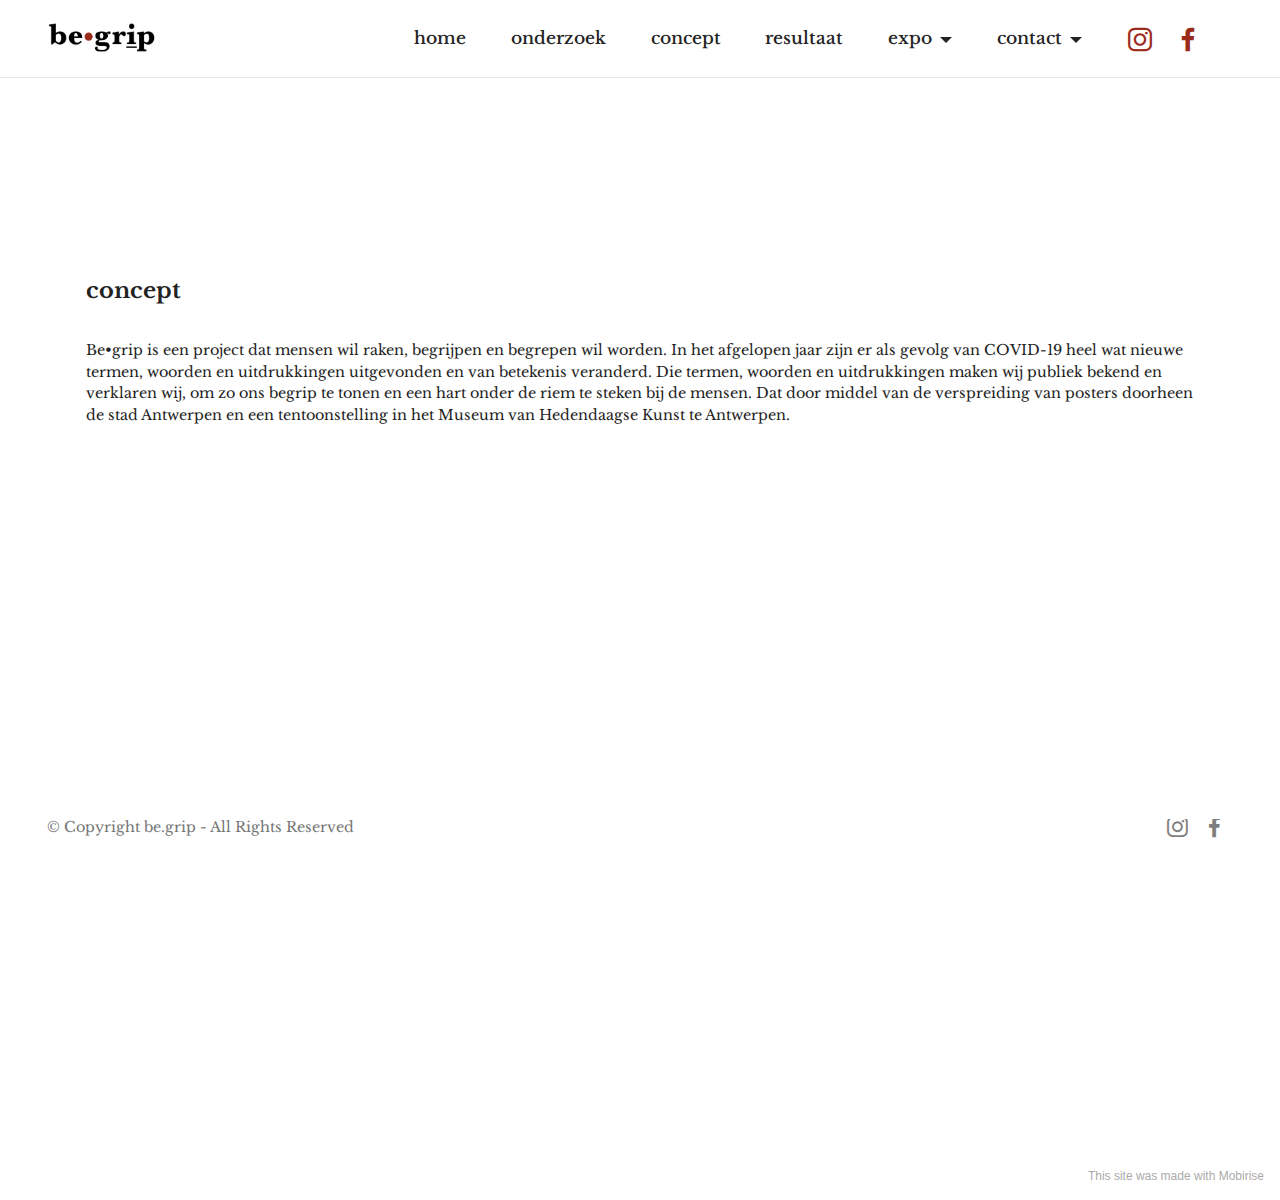
<file: page9.html>
<!DOCTYPE html>
<html  >
<head>
  <!-- Site made with Mobirise Website Builder v5.2.0, https://mobirise.com -->
  <meta charset="UTF-8">
  <meta http-equiv="X-UA-Compatible" content="IE=edge">
  <meta name="generator" content="Mobirise v5.2.0, mobirise.com">
  <meta name="viewport" content="width=device-width, initial-scale=1, minimum-scale=1">
  <link rel="shortcut icon" href="assets/images/favicon-1.png" type="image/x-icon">
  <meta name="description" content="">
  
  
  <title>concept</title>
  <link rel="stylesheet" href="assets/tether/tether.min.css">
  <link rel="stylesheet" href="assets/bootstrap/css/bootstrap.min.css">
  <link rel="stylesheet" href="assets/bootstrap/css/bootstrap-grid.min.css">
  <link rel="stylesheet" href="assets/bootstrap/css/bootstrap-reboot.min.css">
  <link rel="stylesheet" href="assets/dropdown/css/style.css">
  <link rel="stylesheet" href="assets/socicon/css/styles.css">
  <link rel="stylesheet" href="assets/theme/css/style.css">
  <link rel="preload" as="style" href="assets/mobirise/css/mbr-additional.css"><link rel="stylesheet" href="assets/mobirise/css/mbr-additional.css" type="text/css">
  
  
  
  
</head>
<body>
  
  <section class="menu cid-sjtfqo8TtO" once="menu" id="menu1-3t">
    
    <nav class="navbar navbar-dropdown navbar-fixed-top navbar-expand-lg">
        <div class="container-fluid">
            <div class="navbar-brand">
                <span class="navbar-logo">
                    <a href="page13.html">
                        <img src="assets/images/logo-14.jpeg" alt="Mobirise" style="height: 3.8rem;">
                    </a>
                </span>
                
            </div>
            <button class="navbar-toggler" type="button" data-toggle="collapse" data-target="#navbarSupportedContent" aria-controls="navbarNavAltMarkup" aria-expanded="false" aria-label="Toggle navigation">
                <div class="hamburger">
                    <span></span>
                    <span></span>
                    <span></span>
                    <span></span>
                </div>
            </button>
            <div class="collapse navbar-collapse" id="navbarSupportedContent">
                <ul class="navbar-nav nav-dropdown nav-right" data-app-modern-menu="true"><li class="nav-item"><a class="nav-link link text-black text-primary display-4" href="index.html">home</a></li><li class="nav-item"><a class="nav-link link text-black text-primary display-4" href="page3.html">onderzoek<br></a></li><li class="nav-item"><a class="nav-link link text-black text-primary display-4" href="page9.html">concept</a></li>
                    <li class="nav-item"><a class="nav-link link text-black text-primary display-4" href="page1.html" aria-expanded="false">resultaat</a></li><li class="nav-item dropdown"><a class="nav-link link text-black text-primary dropdown-toggle display-4" href="#" aria-expanded="false" data-toggle="dropdown-submenu">expo</a><div class="dropdown-menu"><a class="text-black text-primary dropdown-item display-4" href="page12.html" aria-expanded="false">museum</a><a class="text-black text-primary dropdown-item display-4" href="page7.html" aria-expanded="false">wandeling</a></div></li><li class="nav-item dropdown"><a class="nav-link link text-black text-primary dropdown-toggle display-4" href="#" data-toggle="dropdown-submenu" aria-expanded="true">contact</a><div class="dropdown-menu"><a class="text-black text-primary dropdown-item display-4" href="page2.html">contact</a><a class="text-black text-primary dropdown-item display-4" href="page8.html">over ons</a></div></li></ul>
                <div class="icons-menu">
                    <a class="iconfont-wrapper" href="https://www.instagram.com/be.grip/" target="_blank">
                        <span class="p-2 mbr-iconfont socicon-instagram socicon" style=""></span>
                    </a>
                    <a class="iconfont-wrapper" href="https://www.facebook.com/Groep-6-multidisciplinariteit-103822198232575" target="_blank">
                        <span class="p-2 mbr-iconfont socicon-facebook socicon"></span>
                    </a>
                    
                    
                </div>
                
            </div>
        </div>
    </nav>

</section>

<section class="content5 cid-skuiFaigLb" id="content5-3u">
    
    <div class="container">
        <div class="row justify-content-center">
            <div class="col-md-12 col-lg-12">
                
                <h4 class="mbr-section-subtitle mbr-fonts-style mb-4 display-5"><strong>
                    </strong><br><br><br><strong><br></strong><strong>concept</strong></h4>
                <p class="mbr-text mbr-fonts-style display-7">Be•grip is een project dat mensen wil raken, begrijpen en begrepen wil worden. In het afgelopen jaar zijn er als gevolg van COVID-19 heel wat nieuwe termen, woorden en uitdrukkingen uitgevonden en van betekenis veranderd. Die termen, woorden en uitdrukkingen maken wij publiek bekend en verklaren wij, om zo ons begrip te tonen en een hart onder de riem te steken bij de mensen. Dat door middel van de verspreiding van posters doorheen de stad Antwerpen en een tentoonstelling in het Museum van Hedendaagse Kunst te Antwerpen.<br><br><br><br><br><br><br><br><br><br><br></p>
            </div>
        </div>
    </div>
</section>

<section class="footer5 cid-sgTBoHTKOK mbr-reveal" once="footers" id="footer5-3s">

    

    

    <div class="container-fluid">
        <div class="media-container-row">
            <div class="col-md-2 col-6">
                <div class="media-wrap">
                    <a href="https://mobirise.co/">
                        <img src="assets/images/vraagteken-5.jpeg" alt="Mobirise">
                    </a>
                </div>
            </div>
            <div class="col-10 col-6">
                <p class="mbr-text align-right links mbr-fonts-style display-7"><a href="page8.html" class="text-primary">over ons</a>&nbsp; &nbsp; &nbsp;c<a href="page2.html" class="text-black">ontact</a>
                </p>
            </div>
        </div>
        <!-- <div class="media-container-row">
            <div class="col-md-12"> -->
        <div class="footer-lower">
            <div class="media-container-row">
                <div class="col-md-12">
                    <hr>
                </div>
            </div>
            <div class="media-container-row">
                <div class="col-md-6 copyright">
                    <p class="mbr-text mbr-fonts-style display-7">
                        © Copyright be.grip - All Rights Reserved
                    </p>
                </div>
                <div class="col-md-6">
                    <div class="social-list align-right">
                        <div class="soc-item">
                            <a href="https://www.instagram.com/be.grip/" target="_blank">
                                <span class="mbr-iconfont mbr-iconfont-social socicon-instagram socicon" style="color: rgb(0, 0, 0); fill: rgb(0, 0, 0);"></span>
                            </a>
                        </div>
                        <div class="soc-item">
                            <a href="https://www.facebook.com/Groep-6-multidisciplinariteit-103822198232575" target="_blank">
                                <span class="mbr-iconfont mbr-iconfont-social socicon-facebook socicon" style="color: rgb(0, 0, 0); fill: rgb(0, 0, 0);"></span>
                            </a>
                        </div>
                        
                        
                        
                        
                    </div>
                </div>
            </div>
            <!-- </div>
            </div> -->
        </div>

    </div>
</section><section style="background-color: #fff; font-family: -apple-system, BlinkMacSystemFont, 'Segoe UI', 'Roboto', 'Helvetica Neue', Arial, sans-serif; color:#aaa; font-size:12px; padding: 0; align-items: center; display: flex;"><a href="https://mobirise.site/j" style="flex: 1 1; height: 3rem; padding-left: 1rem;"></a><p style="flex: 0 0 auto; margin:0; padding-right:1rem;"><a href="https://mobirise.site/d" style="color:#aaa;">This site</a> was made with Mobirise</p></section><script src="assets/web/assets/jquery/jquery.min.js"></script>  <script src="assets/popper/popper.min.js"></script>  <script src="assets/tether/tether.min.js"></script>  <script src="assets/bootstrap/js/bootstrap.min.js"></script>  <script src="assets/smoothscroll/smooth-scroll.js"></script>  <script src="assets/dropdown/js/nav-dropdown.js"></script>  <script src="assets/dropdown/js/navbar-dropdown.js"></script>  <script src="assets/touchswipe/jquery.touch-swipe.min.js"></script>  <script src="assets/theme/js/script.js"></script>  
  
  
</body>
</html>
</file>
<file: assets/dropdown/css/style.css>
.navbar-dropdown {
  left: 0;
  padding: 0;
  position: absolute;
  right: 0;
  top: 0;
  transition: all 0.45s ease;
  z-index: 1030;
  background: #282828; }
  .navbar-dropdown .navbar-logo {
    margin-right: 0.8rem;
    transition: margin 0.3s ease-in-out;
    vertical-align: middle; }
    .navbar-dropdown .navbar-logo img {
      height: 3.125rem;
      transition: all 0.3s ease-in-out; }
    .navbar-dropdown .navbar-logo.mbr-iconfont {
      font-size: 3.125rem;
      line-height: 3.125rem; }
  .navbar-dropdown .navbar-caption {
    font-weight: 700;
    white-space: normal;
    vertical-align: -4px;
    line-height: 3.125rem !important; }
    .navbar-dropdown .navbar-caption, .navbar-dropdown .navbar-caption:hover {
      color: inherit;
      text-decoration: none; }
  .navbar-dropdown .mbr-iconfont + .navbar-caption {
    vertical-align: -1px; }
  .navbar-dropdown.navbar-fixed-top {
    position: fixed; }
  .navbar-dropdown .navbar-brand span {
    vertical-align: -4px; }
  .navbar-dropdown.bg-color.transparent {
    background: none; }
  .navbar-dropdown.navbar-short .navbar-brand {
    padding: 0.625rem 0; }
    .navbar-dropdown.navbar-short .navbar-brand span {
      vertical-align: -1px; }
  .navbar-dropdown.navbar-short .navbar-caption {
    line-height: 2.375rem !important;
    vertical-align: -2px; }
  .navbar-dropdown.navbar-short .navbar-logo {
    margin-right: 0.5rem; }
    .navbar-dropdown.navbar-short .navbar-logo img {
      height: 2.375rem; }
    .navbar-dropdown.navbar-short .navbar-logo.mbr-iconfont {
      font-size: 2.375rem;
      line-height: 2.375rem; }
  .navbar-dropdown.navbar-short .mbr-table-cell {
    height: 3.625rem; }
  .navbar-dropdown .navbar-close {
    left: 0.6875rem;
    position: fixed;
    top: 0.75rem;
    z-index: 1000; }
  .navbar-dropdown .hamburger-icon {
    content: "";
    display: inline-block;
    vertical-align: middle;
    width: 16px;
    -webkit-box-shadow: 0 -6px 0 1px #282828,0 0 0 1px #282828,0 6px 0 1px #282828;
    -moz-box-shadow: 0 -6px 0 1px #282828,0 0 0 1px #282828,0 6px 0 1px #282828;
    box-shadow: 0 -6px 0 1px #282828,0 0 0 1px #282828,0 6px 0 1px #282828; }

.dropdown-menu .dropdown-toggle[data-toggle="dropdown-submenu"]::after {
  border-bottom: 0.35em solid transparent;
  border-left: 0.35em solid;
  border-right: 0;
  border-top: 0.35em solid transparent;
  margin-left: 0.3rem; }

.dropdown-menu .dropdown-item:focus {
  outline: 0; }

.nav-dropdown {
  font-size: 0.75rem;
  font-weight: 500;
  height: auto !important; }
  .nav-dropdown .nav-btn {
    padding-left: 1rem; }
  .nav-dropdown .link {
    margin: .667em 1.667em;
    font-weight: 500;
    padding: 0;
    transition: color .2s ease-in-out; }
    .nav-dropdown .link.dropdown-toggle {
      margin-right: 2.583em; }
      .nav-dropdown .link.dropdown-toggle::after {
        margin-left: .25rem;
        border-top: 0.35em solid;
        border-right: 0.35em solid transparent;
        border-left: 0.35em solid transparent;
        border-bottom: 0; }
      .nav-dropdown .link.dropdown-toggle[aria-expanded="true"] {
        margin: 0;
        padding: 0.667em 3.263em  0.667em 1.667em; }
  .nav-dropdown .link::after,
  .nav-dropdown .dropdown-item::after {
    color: inherit; }
  .nav-dropdown .btn {
    font-size: 0.75rem;
    font-weight: 700;
    letter-spacing: 0;
    margin-bottom: 0;
    padding-left: 1.25rem;
    padding-right: 1.25rem; }
  .nav-dropdown .dropdown-menu {
    border-radius: 0;
    border: 0;
    left: 0;
    margin: 0;
    padding-bottom: 1.25rem;
    padding-top: 1.25rem;
    position: relative; }
  .nav-dropdown .dropdown-submenu {
    margin-left: 0.125rem;
    top: 0; }
  .nav-dropdown .dropdown-item {
    font-weight: 500;
    line-height: 2;
    padding: 0.3846em 4.615em 0.3846em 1.5385em;
    position: relative;
    transition: color .2s ease-in-out, background-color .2s ease-in-out; }
    .nav-dropdown .dropdown-item::after {
      margin-top: -0.3077em;
      position: absolute;
      right: 1.1538em;
      top: 50%; }
    .nav-dropdown .dropdown-item:focus, .nav-dropdown .dropdown-item:hover {
      background: none; }

@media (max-width: 767px) {
  .nav-dropdown.navbar-toggleable-sm {
    bottom: 0;
    display: none;
    left: 0;
    overflow-x: hidden;
    position: fixed;
    top: 0;
    transform: translateX(-100%);
    -ms-transform: translateX(-100%);
    -webkit-transform: translateX(-100%);
    width: 18.75rem;
    z-index: 999; } }
.nav-dropdown.navbar-toggleable-xl {
  bottom: 0;
  display: none;
  left: 0;
  overflow-x: hidden;
  position: fixed;
  top: 0;
  transform: translateX(-100%);
  -ms-transform: translateX(-100%);
  -webkit-transform: translateX(-100%);
  width: 18.75rem;
  z-index: 999; }

.nav-dropdown-sm {
  display: block !important;
  overflow-x: hidden;
  overflow: auto;
  padding-top: 3.875rem; }
  .nav-dropdown-sm::after {
    content: "";
    display: block;
    height: 3rem;
    width: 100%; }
  .nav-dropdown-sm.collapse.in ~ .navbar-close {
    display: block !important; }
  .nav-dropdown-sm.collapsing, .nav-dropdown-sm.collapse.in {
    transform: translateX(0);
    -ms-transform: translateX(0);
    -webkit-transform: translateX(0);
    transition: all 0.25s ease-out;
    -webkit-transition: all 0.25s ease-out;
    background: #282828; }
  .nav-dropdown-sm.collapsing[aria-expanded="false"] {
    transform: translateX(-100%);
    -ms-transform: translateX(-100%);
    -webkit-transform: translateX(-100%); }
  .nav-dropdown-sm .nav-item {
    display: block;
    margin-left: 0 !important;
    padding-left: 0; }
  .nav-dropdown-sm .link,
  .nav-dropdown-sm .dropdown-item {
    border-top: 1px dotted rgba(255, 255, 255, 0.1);
    font-size: 0.8125rem;
    line-height: 1.6;
    margin: 0 !important;
    padding: 0.875rem 2.4rem 0.875rem 1.5625rem !important;
    position: relative;
    white-space: normal; }
    .nav-dropdown-sm .link:focus, .nav-dropdown-sm .link:hover,
    .nav-dropdown-sm .dropdown-item:focus,
    .nav-dropdown-sm .dropdown-item:hover {
      background: rgba(0, 0, 0, 0.2) !important;
      color: #c0a375; }
  .nav-dropdown-sm .nav-btn {
    position: relative;
    padding: 1.5625rem 1.5625rem 0 1.5625rem; }
    .nav-dropdown-sm .nav-btn::before {
      border-top: 1px dotted rgba(255, 255, 255, 0.1);
      content: "";
      left: 0;
      position: absolute;
      top: 0;
      width: 100%; }
    .nav-dropdown-sm .nav-btn + .nav-btn {
      padding-top: 0.625rem; }
      .nav-dropdown-sm .nav-btn + .nav-btn::before {
        display: none; }
  .nav-dropdown-sm .btn {
    padding: 0.625rem 0; }
  .nav-dropdown-sm .dropdown-toggle[data-toggle="dropdown-submenu"]::after {
    margin-left: .25rem;
    border-top: 0.35em solid;
    border-right: 0.35em solid transparent;
    border-left: 0.35em solid transparent;
    border-bottom: 0; }
  .nav-dropdown-sm .dropdown-toggle[data-toggle="dropdown-submenu"][aria-expanded="true"]::after {
    border-top: 0;
    border-right: 0.35em solid transparent;
    border-left: 0.35em solid transparent;
    border-bottom: 0.35em solid; }
  .nav-dropdown-sm .dropdown-menu {
    margin: 0;
    padding: 0;
    position: relative;
    top: 0;
    left: 0;
    width: 100%;
    border: 0;
    float: none;
    border-radius: 0;
    background: none; }
  .nav-dropdown-sm .dropdown-submenu {
    left: 100%;
    margin-left: 0.125rem;
    margin-top: -1.25rem;
    top: 0; }

.navbar-toggleable-sm .nav-dropdown .dropdown-menu {
  position: absolute; }

.navbar-toggleable-sm .nav-dropdown .dropdown-submenu {
  left: 100%;
  margin-left: 0.125rem;
  margin-top: -1.25rem;
  top: 0; }

.navbar-toggleable-sm.opened .nav-dropdown .dropdown-menu {
  position: relative; }

.navbar-toggleable-sm.opened .nav-dropdown .dropdown-submenu {
  left: 0;
  margin-left: 00rem;
  margin-top: 0rem;
  top: 0; }

.is-builder .nav-dropdown.collapsing {
  transition: none !important; }

/*# sourceMappingURL=style.css.map */
</file>
<file: assets/socicon/css/styles.css>
@charset "UTF-8";

@font-face {
  font-family: 'Socicon';
  src:  url('../fonts/socicon.eot');
  src:  url('../fonts/socicon.eot?#iefix') format('embedded-opentype'),
    url('../fonts/socicon.woff2') format('woff2'),
    url('../fonts/socicon.ttf') format('truetype'),
    url('../fonts/socicon.woff') format('woff'),
    url('../fonts/socicon.svg#socicon') format('svg');
  font-weight: normal;
  font-style: normal;
}

[data-icon]:before {
  font-family: "socicon" !important;
  content: attr(data-icon);
  font-style: normal !important;
  font-weight: normal !important;
  font-variant: normal !important;
  text-transform: none !important;
  speak: none;
  line-height: 1;
  -webkit-font-smoothing: antialiased;
  -moz-osx-font-smoothing: grayscale;
}

[class^="socicon-"], [class*=" socicon-"] {
  /* use !important to prevent issues with browser extensions that change fonts */
  font-family: 'Socicon' !important;
  speak: none;
  font-style: normal;
  font-weight: normal;
  font-variant: normal;
  text-transform: none;
  line-height: 1;

  /* Better Font Rendering =========== */
  -webkit-font-smoothing: antialiased;
  -moz-osx-font-smoothing: grayscale;
}

.socicon-eitaa:before {
  content: "\e97c";
}
.socicon-soroush:before {
  content: "\e97d";
}
.socicon-bale:before {
  content: "\e97e";
}
.socicon-zazzle:before {
  content: "\e97b";
}
.socicon-society6:before {
  content: "\e97a";
}
.socicon-redbubble:before {
  content: "\e979";
}
.socicon-avvo:before {
  content: "\e978";
}
.socicon-stitcher:before {
  content: "\e977";
}
.socicon-googlehangouts:before {
  content: "\e974";
}
.socicon-dlive:before {
  content: "\e975";
}
.socicon-vsco:before {
  content: "\e976";
}
.socicon-flipboard:before {
  content: "\e973";
}
.socicon-ubuntu:before {
  content: "\e958";
}
.socicon-artstation:before {
  content: "\e959";
}
.socicon-invision:before {
  content: "\e95a";
}
.socicon-torial:before {
  content: "\e95b";
}
.socicon-collectorz:before {
  content: "\e95c";
}
.socicon-seenthis:before {
  content: "\e95d";
}
.socicon-googleplaymusic:before {
  content: "\e95e";
}
.socicon-debian:before {
  content: "\e95f";
}
.socicon-filmfreeway:before {
  content: "\e960";
}
.socicon-gnome:before {
  content: "\e961";
}
.socicon-itchio:before {
  content: "\e962";
}
.socicon-jamendo:before {
  content: "\e963";
}
.socicon-mix:before {
  content: "\e964";
}
.socicon-sharepoint:before {
  content: "\e965";
}
.socicon-tinder:before {
  content: "\e966";
}
.socicon-windguru:before {
  content: "\e967";
}
.socicon-cdbaby:before {
  content: "\e968";
}
.socicon-elementaryos:before {
  content: "\e969";
}
.socicon-stage32:before {
  content: "\e96a";
}
.socicon-tiktok:before {
  content: "\e96b";
}
.socicon-gitter:before {
  content: "\e96c";
}
.socicon-letterboxd:before {
  content: "\e96d";
}
.socicon-threema:before {
  content: "\e96e";
}
.socicon-splice:before {
  content: "\e96f";
}
.socicon-metapop:before {
  content: "\e970";
}
.socicon-naver:before {
  content: "\e971";
}
.socicon-remote:before {
  content: "\e972";
}
.socicon-internet:before {
  content: "\e957";
}
.socicon-moddb:before {
  content: "\e94b";
}
.socicon-indiedb:before {
  content: "\e94c";
}
.socicon-traxsource:before {
  content: "\e94d";
}
.socicon-gamefor:before {
  content: "\e94e";
}
.socicon-pixiv:before {
  content: "\e94f";
}
.socicon-myanimelist:before {
  content: "\e950";
}
.socicon-blackberry:before {
  content: "\e951";
}
.socicon-wickr:before {
  content: "\e952";
}
.socicon-spip:before {
  content: "\e953";
}
.socicon-napster:before {
  content: "\e954";
}
.socicon-beatport:before {
  content: "\e955";
}
.socicon-hackerone:before {
  content: "\e956";
}
.socicon-hackernews:before {
  content: "\e946";
}
.socicon-smashwords:before {
  content: "\e947";
}
.socicon-kobo:before {
  content: "\e948";
}
.socicon-bookbub:before {
  content: "\e949";
}
.socicon-mailru:before {
  content: "\e94a";
}
.socicon-gitlab:before {
  content: "\e945";
}
.socicon-instructables:before {
  content: "\e944";
}
.socicon-portfolio:before {
  content: "\e943";
}
.socicon-codered:before {
  content: "\e940";
}
.socicon-origin:before {
  content: "\e941";
}
.socicon-nextdoor:before {
  content: "\e942";
}
.socicon-udemy:before {
  content: "\e93f";
}
.socicon-livemaster:before {
  content: "\e93e";
}
.socicon-crunchbase:before {
  content: "\e93b";
}
.socicon-homefy:before {
  content: "\e93c";
}
.socicon-calendly:before {
  content: "\e93d";
}
.socicon-realtor:before {
  content: "\e90f";
}
.socicon-tidal:before {
  content: "\e910";
}
.socicon-qobuz:before {
  content: "\e911";
}
.socicon-natgeo:before {
  content: "\e912";
}
.socicon-mastodon:before {
  content: "\e913";
}
.socicon-unsplash:before {
  content: "\e914";
}
.socicon-homeadvisor:before {
  content: "\e915";
}
.socicon-angieslist:before {
  content: "\e916";
}
.socicon-codepen:before {
  content: "\e917";
}
.socicon-slack:before {
  content: "\e918";
}
.socicon-openaigym:before {
  content: "\e919";
}
.socicon-logmein:before {
  content: "\e91a";
}
.socicon-fiverr:before {
  content: "\e91b";
}
.socicon-gotomeeting:before {
  content: "\e91c";
}
.socicon-aliexpress:before {
  content: "\e91d";
}
.socicon-guru:before {
  content: "\e91e";
}
.socicon-appstore:before {
  content: "\e91f";
}
.socicon-homes:before {
  content: "\e920";
}
.socicon-zoom:before {
  content: "\e921";
}
.socicon-alibaba:before {
  content: "\e922";
}
.socicon-craigslist:before {
  content: "\e923";
}
.socicon-wix:before {
  content: "\e924";
}
.socicon-redfin:before {
  content: "\e925";
}
.socicon-googlecalendar:before {
  content: "\e926";
}
.socicon-shopify:before {
  content: "\e927";
}
.socicon-freelancer:before {
  content: "\e928";
}
.socicon-seedrs:before {
  content: "\e929";
}
.socicon-bing:before {
  content: "\e92a";
}
.socicon-doodle:before {
  content: "\e92b";
}
.socicon-bonanza:before {
  content: "\e92c";
}
.socicon-squarespace:before {
  content: "\e92d";
}
.socicon-toptal:before {
  content: "\e92e";
}
.socicon-gust:before {
  content: "\e92f";
}
.socicon-ask:before {
  content: "\e930";
}
.socicon-trulia:before {
  content: "\e931";
}
.socicon-loomly:before {
  content: "\e932";
}
.socicon-ghost:before {
  content: "\e933";
}
.socicon-upwork:before {
  content: "\e934";
}
.socicon-fundable:before {
  content: "\e935";
}
.socicon-booking:before {
  content: "\e936";
}
.socicon-googlemaps:before {
  content: "\e937";
}
.socicon-zillow:before {
  content: "\e938";
}
.socicon-niconico:before {
  content: "\e939";
}
.socicon-toneden:before {
  content: "\e93a";
}
.socicon-augment:before {
  content: "\e908";
}
.socicon-bitbucket:before {
  content: "\e909";
}
.socicon-fyuse:before {
  content: "\e90a";
}
.socicon-yt-gaming:before {
  content: "\e90b";
}
.socicon-sketchfab:before {
  content: "\e90c";
}
.socicon-mobcrush:before {
  content: "\e90d";
}
.socicon-microsoft:before {
  content: "\e90e";
}
.socicon-pandora:before {
  content: "\e907";
}
.socicon-messenger:before {
  content: "\e906";
}
.socicon-gamewisp:before {
  content: "\e905";
}
.socicon-bloglovin:before {
  content: "\e904";
}
.socicon-tunein:before {
  content: "\e903";
}
.socicon-gamejolt:before {
  content: "\e901";
}
.socicon-trello:before {
  content: "\e902";
}
.socicon-spreadshirt:before {
  content: "\e900";
}
.socicon-500px:before {
  content: "\e000";
}
.socicon-8tracks:before {
  content: "\e001";
}
.socicon-airbnb:before {
  content: "\e002";
}
.socicon-alliance:before {
  content: "\e003";
}
.socicon-amazon:before {
  content: "\e004";
}
.socicon-amplement:before {
  content: "\e005";
}
.socicon-android:before {
  content: "\e006";
}
.socicon-angellist:before {
  content: "\e007";
}
.socicon-apple:before {
  content: "\e008";
}
.socicon-appnet:before {
  content: "\e009";
}
.socicon-baidu:before {
  content: "\e00a";
}
.socicon-bandcamp:before {
  content: "\e00b";
}
.socicon-battlenet:before {
  content: "\e00c";
}
.socicon-mixer:before {
  content: "\e00d";
}
.socicon-bebee:before {
  content: "\e00e";
}
.socicon-bebo:before {
  content: "\e00f";
}
.socicon-behance:before {
  content: "\e010";
}
.socicon-blizzard:before {
  content: "\e011";
}
.socicon-blogger:before {
  content: "\e012";
}
.socicon-buffer:before {
  content: "\e013";
}
.socicon-chrome:before {
  content: "\e014";
}
.socicon-coderwall:before {
  content: "\e015";
}
.socicon-curse:before {
  content: "\e016";
}
.socicon-dailymotion:before {
  content: "\e017";
}
.socicon-deezer:before {
  content: "\e018";
}
.socicon-delicious:before {
  content: "\e019";
}
.socicon-deviantart:before {
  content: "\e01a";
}
.socicon-diablo:before {
  content: "\e01b";
}
.socicon-digg:before {
  content: "\e01c";
}
.socicon-discord:before {
  content: "\e01d";
}
.socicon-disqus:before {
  content: "\e01e";
}
.socicon-douban:before {
  content: "\e01f";
}
.socicon-draugiem:before {
  content: "\e020";
}
.socicon-dribbble:before {
  content: "\e021";
}
.socicon-drupal:before {
  content: "\e022";
}
.socicon-ebay:before {
  content: "\e023";
}
.socicon-ello:before {
  content: "\e024";
}
.socicon-endomodo:before {
  content: "\e025";
}
.socicon-envato:before {
  content: "\e026";
}
.socicon-etsy:before {
  content: "\e027";
}
.socicon-facebook:before {
  content: "\e028";
}
.socicon-feedburner:before {
  content: "\e029";
}
.socicon-filmweb:before {
  content: "\e02a";
}
.socicon-firefox:before {
  content: "\e02b";
}
.socicon-flattr:before {
  content: "\e02c";
}
.socicon-flickr:before {
  content: "\e02d";
}
.socicon-formulr:before {
  content: "\e02e";
}
.socicon-forrst:before {
  content: "\e02f";
}
.socicon-foursquare:before {
  content: "\e030";
}
.socicon-friendfeed:before {
  content: "\e031";
}
.socicon-github:before {
  content: "\e032";
}
.socicon-goodreads:before {
  content: "\e033";
}
.socicon-google:before {
  content: "\e034";
}
.socicon-googlescholar:before {
  content: "\e035";
}
.socicon-googlegroups:before {
  content: "\e036";
}
.socicon-googlephotos:before {
  content: "\e037";
}
.socicon-googleplus:before {
  content: "\e038";
}
.socicon-grooveshark:before {
  content: "\e039";
}
.socicon-hackerrank:before {
  content: "\e03a";
}
.socicon-hearthstone:before {
  content: "\e03b";
}
.socicon-hellocoton:before {
  content: "\e03c";
}
.socicon-heroes:before {
  content: "\e03d";
}
.socicon-smashcast:before {
  content: "\e03e";
}
.socicon-horde:before {
  content: "\e03f";
}
.socicon-houzz:before {
  content: "\e040";
}
.socicon-icq:before {
  content: "\e041";
}
.socicon-identica:before {
  content: "\e042";
}
.socicon-imdb:before {
  content: "\e043";
}
.socicon-instagram:before {
  content: "\e044";
}
.socicon-issuu:before {
  content: "\e045";
}
.socicon-istock:before {
  content: "\e046";
}
.socicon-itunes:before {
  content: "\e047";
}
.socicon-keybase:before {
  content: "\e048";
}
.socicon-lanyrd:before {
  content: "\e049";
}
.socicon-lastfm:before {
  content: "\e04a";
}
.socicon-line:before {
  content: "\e04b";
}
.socicon-linkedin:before {
  content: "\e04c";
}
.socicon-livejournal:before {
  content: "\e04d";
}
.socicon-lyft:before {
  content: "\e04e";
}
.socicon-macos:before {
  content: "\e04f";
}
.socicon-mail:before {
  content: "\e050";
}
.socicon-medium:before {
  content: "\e051";
}
.socicon-meetup:before {
  content: "\e052";
}
.socicon-mixcloud:before {
  content: "\e053";
}
.socicon-modelmayhem:before {
  content: "\e054";
}
.socicon-mumble:before {
  content: "\e055";
}
.socicon-myspace:before {
  content: "\e056";
}
.socicon-newsvine:before {
  content: "\e057";
}
.socicon-nintendo:before {
  content: "\e058";
}
.socicon-npm:before {
  content: "\e059";
}
.socicon-odnoklassniki:before {
  content: "\e05a";
}
.socicon-openid:before {
  content: "\e05b";
}
.socicon-opera:before {
  content: "\e05c";
}
.socicon-outlook:before {
  content: "\e05d";
}
.socicon-overwatch:before {
  content: "\e05e";
}
.socicon-patreon:before {
  content: "\e05f";
}
.socicon-paypal:before {
  content: "\e060";
}
.socicon-periscope:before {
  content: "\e061";
}
.socicon-persona:before {
  content: "\e062";
}
.socicon-pinterest:before {
  content: "\e063";
}
.socicon-play:before {
  content: "\e064";
}
.socicon-player:before {
  content: "\e065";
}
.socicon-playstation:before {
  content: "\e066";
}
.socicon-pocket:before {
  content: "\e067";
}
.socicon-qq:before {
  content: "\e068";
}
.socicon-quora:before {
  content: "\e069";
}
.socicon-raidcall:before {
  content: "\e06a";
}
.socicon-ravelry:before {
  content: "\e06b";
}
.socicon-reddit:before {
  content: "\e06c";
}
.socicon-renren:before {
  content: "\e06d";
}
.socicon-researchgate:before {
  content: "\e06e";
}
.socicon-residentadvisor:before {
  content: "\e06f";
}
.socicon-reverbnation:before {
  content: "\e070";
}
.socicon-rss:before {
  content: "\e071";
}
.socicon-sharethis:before {
  content: "\e072";
}
.socicon-skype:before {
  content: "\e073";
}
.socicon-slideshare:before {
  content: "\e074";
}
.socicon-smugmug:before {
  content: "\e075";
}
.socicon-snapchat:before {
  content: "\e076";
}
.socicon-songkick:before {
  content: "\e077";
}
.socicon-soundcloud:before {
  content: "\e078";
}
.socicon-spotify:before {
  content: "\e079";
}
.socicon-stackexchange:before {
  content: "\e07a";
}
.socicon-stackoverflow:before {
  content: "\e07b";
}
.socicon-starcraft:before {
  content: "\e07c";
}
.socicon-stayfriends:before {
  content: "\e07d";
}
.socicon-steam:before {
  content: "\e07e";
}
.socicon-storehouse:before {
  content: "\e07f";
}
.socicon-strava:before {
  content: "\e080";
}
.socicon-streamjar:before {
  content: "\e081";
}
.socicon-stumbleupon:before {
  content: "\e082";
}
.socicon-swarm:before {
  content: "\e083";
}
.socicon-teamspeak:before {
  content: "\e084";
}
.socicon-teamviewer:before {
  content: "\e085";
}
.socicon-technorati:before {
  content: "\e086";
}
.socicon-telegram:before {
  content: "\e087";
}
.socicon-tripadvisor:before {
  content: "\e088";
}
.socicon-tripit:before {
  content: "\e089";
}
.socicon-triplej:before {
  content: "\e08a";
}
.socicon-tumblr:before {
  content: "\e08b";
}
.socicon-twitch:before {
  content: "\e08c";
}
.socicon-twitter:before {
  content: "\e08d";
}
.socicon-uber:before {
  content: "\e08e";
}
.socicon-ventrilo:before {
  content: "\e08f";
}
.socicon-viadeo:before {
  content: "\e090";
}
.socicon-viber:before {
  content: "\e091";
}
.socicon-viewbug:before {
  content: "\e092";
}
.socicon-vimeo:before {
  content: "\e093";
}
.socicon-vine:before {
  content: "\e094";
}
.socicon-vkontakte:before {
  content: "\e095";
}
.socicon-warcraft:before {
  content: "\e096";
}
.socicon-wechat:before {
  content: "\e097";
}
.socicon-weibo:before {
  content: "\e098";
}
.socicon-whatsapp:before {
  content: "\e099";
}
.socicon-wikipedia:before {
  content: "\e09a";
}
.socicon-windows:before {
  content: "\e09b";
}
.socicon-wordpress:before {
  content: "\e09c";
}
.socicon-wykop:before {
  content: "\e09d";
}
.socicon-xbox:before {
  content: "\e09e";
}
.socicon-xing:before {
  content: "\e09f";
}
.socicon-yahoo:before {
  content: "\e0a0";
}
.socicon-yammer:before {
  content: "\e0a1";
}
.socicon-yandex:before {
  content: "\e0a2";
}
.socicon-yelp:before {
  content: "\e0a3";
}
.socicon-younow:before {
  content: "\e0a4";
}
.socicon-youtube:before {
  content: "\e0a5";
}
.socicon-zapier:before {
  content: "\e0a6";
}
.socicon-zerply:before {
  content: "\e0a7";
}
.socicon-zomato:before {
  content: "\e0a8";
}
.socicon-zynga:before {
  content: "\e0a9";
}
</file>
<file: assets/theme/css/style.css>
section {
  background-color: #ffffff;
}

body {
  font-style: normal;
  line-height: 1.5;
  font-weight: 400;
  color: #232323;
  position: relative;
}

section,
.container,
.container-fluid {
  position: relative;
  word-wrap: break-word;
}

a.mbr-iconfont:hover {
  text-decoration: none;
}

.article .lead p,
.article .lead ul,
.article .lead ol,
.article .lead pre,
.article .lead blockquote {
  margin-bottom: 0;
}

a {
  font-style: normal;
  font-weight: 400;
  cursor: pointer;
}

a, a:hover {
  text-decoration: none;
}

.mbr-section-title {
  font-style: normal;
  line-height: 1.3;
}

.mbr-section-subtitle {
  line-height: 1.3;
}

.mbr-text {
  font-style: normal;
  line-height: 1.7;
}

h1,
h2,
h3,
h4,
h5,
h6,
.display-1,
.display-2,
.display-4,
.display-5,
.display-7,
span,
p,
a {
  line-height: 1;
  word-break: break-word;
  word-wrap: break-word;
  font-weight: 400;
}

b,
strong {
  font-weight: bold;
}

input:-webkit-autofill, input:-webkit-autofill:hover, input:-webkit-autofill:focus, input:-webkit-autofill:active {
  -webkit-transition-delay: 9999s;
          transition-delay: 9999s;
  -webkit-transition-property: background-color, color;
  transition-property: background-color, color;
}

textarea[type="hidden"] {
  display: none;
}

section {
  background-position: 50% 50%;
  background-repeat: no-repeat;
  background-size: cover;
}

section .mbr-background-video,
section .mbr-background-video-preview {
  position: absolute;
  bottom: 0;
  left: 0;
  right: 0;
  top: 0;
}

.hidden {
  visibility: hidden;
}

.mbr-z-index20 {
  z-index: 20;
}

/*! Base colors */
.mbr-white {
  color: #ffffff;
}

.mbr-black {
  color: #111111;
}

.mbr-bg-white {
  background-color: #ffffff;
}

.mbr-bg-black {
  background-color: #000000;
}

/*! Text-aligns */
.align-left {
  text-align: left;
}

.align-center {
  text-align: center;
}

.align-right {
  text-align: right;
}

/*! Font-weight  */
.mbr-light {
  font-weight: 300;
}

.mbr-regular {
  font-weight: 400;
}

.mbr-semibold {
  font-weight: 500;
}

.mbr-bold {
  font-weight: 700;
}

/*! Media  */
.media-content {
  -ms-flex-preferred-size: 100%;
      flex-basis: 100%;
}

.media-container-row {
  display: -webkit-box;
  display: -ms-flexbox;
  display: flex;
  -webkit-box-orient: horizontal;
  -webkit-box-direction: normal;
      -ms-flex-direction: row;
          flex-direction: row;
  -ms-flex-wrap: wrap;
      flex-wrap: wrap;
  -webkit-box-pack: center;
      -ms-flex-pack: center;
          justify-content: center;
  -ms-flex-line-pack: center;
      align-content: center;
  -webkit-box-align: start;
      -ms-flex-align: start;
          align-items: start;
}

.media-container-row .media-size-item {
  width: 400px;
}

.media-container-column {
  display: -webkit-box;
  display: -ms-flexbox;
  display: flex;
  -webkit-box-orient: vertical;
  -webkit-box-direction: normal;
      -ms-flex-direction: column;
          flex-direction: column;
  -ms-flex-wrap: wrap;
      flex-wrap: wrap;
  -webkit-box-pack: center;
      -ms-flex-pack: center;
          justify-content: center;
  -ms-flex-line-pack: center;
      align-content: center;
  -webkit-box-align: stretch;
      -ms-flex-align: stretch;
          align-items: stretch;
}

.media-container-column > * {
  width: 100%;
}

@media (min-width: 992px) {
  .media-container-row {
    -ms-flex-wrap: nowrap;
        flex-wrap: nowrap;
  }
}

figure {
  margin-bottom: 0;
  overflow: hidden;
}

figure[mbr-media-size] {
  -webkit-transition: width 0.1s;
  transition: width 0.1s;
}

img,
iframe {
  display: block;
  width: 100%;
}

.card {
  background-color: transparent;
  border: none;
}

.card-box {
  width: 100%;
}

.card-img {
  text-align: center;
  -ms-flex-negative: 0;
      flex-shrink: 0;
  -webkit-flex-shrink: 0;
}

.media {
  max-width: 100%;
  margin: 0 auto;
}

.mbr-figure {
  -ms-flex-item-align: center;
      -ms-grid-row-align: center;
      align-self: center;
}

.media-container > div {
  max-width: 100%;
}

.mbr-figure img,
.card-img img {
  width: 100%;
}

@media (max-width: 991px) {
  .media-size-item {
    width: auto !important;
  }
  .media {
    width: auto;
  }
  .mbr-figure {
    width: 100% !important;
  }
}

/*! Buttons */
.mbr-section-btn {
  margin-left: -0.6rem;
  margin-right: -0.6rem;
  font-size: 0;
}

.btn {
  font-weight: 600;
  border-width: 1px;
  font-style: normal;
  margin: 0.6rem 0.6rem;
  white-space: normal;
  -webkit-transition: all 0.2s ease-in-out;
  transition: all 0.2s ease-in-out;
  display: -webkit-inline-box;
  display: -ms-inline-flexbox;
  display: inline-flex;
  -webkit-box-align: center;
      -ms-flex-align: center;
          align-items: center;
  -webkit-box-pack: center;
      -ms-flex-pack: center;
          justify-content: center;
  word-break: break-word;
}

.btn-sm {
  font-weight: 600;
  letter-spacing: 0px;
  -webkit-transition: all 0.3s ease-in-out;
  transition: all 0.3s ease-in-out;
}

.btn-md {
  font-weight: 600;
  letter-spacing: 0px;
  -webkit-transition: all 0.3s ease-in-out;
  transition: all 0.3s ease-in-out;
}

.btn-lg {
  font-weight: 600;
  letter-spacing: 0px;
  -webkit-transition: all 0.3s ease-in-out;
  transition: all 0.3s ease-in-out;
}

.btn-form {
  margin: 0;
}

.btn-form:hover {
  cursor: pointer;
}

nav .mbr-section-btn {
  margin-left: 0rem;
  margin-right: 0rem;
}

/*! Btn icon margin */
.btn .mbr-iconfont,
.btn.btn-sm .mbr-iconfont {
  -webkit-box-ordinal-group: 2;
      -ms-flex-order: 1;
          order: 1;
  cursor: pointer;
  margin-left: 0.5rem;
  vertical-align: sub;
}

.btn.btn-md .mbr-iconfont,
.btn.btn-md .mbr-iconfont {
  margin-left: 0.8rem;
}

.mbr-regular {
  font-weight: 400;
}

.mbr-semibold {
  font-weight: 500;
}

.mbr-bold {
  font-weight: 700;
}

[type="submit"] {
  -webkit-appearance: none;
}

/*! Full-screen */
.mbr-fullscreen .mbr-overlay {
  min-height: 100vh;
}

.mbr-fullscreen {
  display: -webkit-box;
  display: -ms-flexbox;
  display: flex;
  display: -moz-flex;
  display: -ms-flex;
  display: -o-flex;
  -webkit-box-align: center;
      -ms-flex-align: center;
          align-items: center;
  min-height: 100vh;
  padding-top: 3rem;
  padding-bottom: 3rem;
}

/*! Map */
.map {
  height: 25rem;
  position: relative;
}

.map iframe {
  width: 100%;
  height: 100%;
}

/*! Scroll to top arrow */
.mbr-arrow-up {
  bottom: 25px;
  right: 90px;
  position: fixed;
  text-align: right;
  z-index: 5000;
  color: #ffffff;
  font-size: 22px;
}

.mbr-arrow-up a {
  background: rgba(0, 0, 0, 0.2);
  border-radius: 50%;
  color: #fff;
  display: inline-block;
  height: 60px;
  width: 60px;
  border: 2px solid #fff;
  outline-style: none !important;
  position: relative;
  text-decoration: none;
  -webkit-transition: all 0.3s ease-in-out;
  transition: all 0.3s ease-in-out;
  cursor: pointer;
  text-align: center;
}

.mbr-arrow-up a:hover {
  background-color: rgba(0, 0, 0, 0.4);
}

.mbr-arrow-up a i {
  line-height: 60px;
}

.mbr-arrow-up-icon {
  display: block;
  color: #fff;
}

.mbr-arrow-up-icon::before {
  content: "\203a";
  display: inline-block;
  font-family: serif;
  font-size: 22px;
  line-height: 1;
  font-style: normal;
  position: relative;
  top: 6px;
  left: -4px;
  -webkit-transform: rotate(-90deg);
          transform: rotate(-90deg);
}

/*! Arrow Down */
.mbr-arrow {
  position: absolute;
  bottom: 45px;
  left: 50%;
  width: 60px;
  height: 60px;
  cursor: pointer;
  background-color: rgba(80, 80, 80, 0.5);
  border-radius: 50%;
  -webkit-transform: translateX(-50%);
          transform: translateX(-50%);
}

@media (max-width: 767px) {
  .mbr-arrow {
    display: none;
  }
}

.mbr-arrow > a {
  display: inline-block;
  text-decoration: none;
  outline-style: none;
  -webkit-animation: arrowdown 1.7s ease-in-out infinite;
          animation: arrowdown 1.7s ease-in-out infinite;
  color: #ffffff;
}

.mbr-arrow > a > i {
  position: absolute;
  top: -2px;
  left: 15px;
  font-size: 2rem;
}

#scrollToTop a i::before {
  content: "";
  position: absolute;
  display: block;
  border-bottom: 2.5px solid #fff;
  border-left: 2.5px solid #fff;
  width: 27.8%;
  height: 27.8%;
  left: 50%;
  top: 50%;
  -webkit-transform: rotate(135deg);
  transform: translateY(-30%) translateX(-50%) rotate(135deg);
}

@keyframes arrowdown {
  0% {
    -webkit-transform: translateY(0px);
            transform: translateY(0px);
  }
  50% {
    -webkit-transform: translateY(-5px);
            transform: translateY(-5px);
  }
  100% {
    -webkit-transform: translateY(0px);
            transform: translateY(0px);
  }
}

@-webkit-keyframes arrowdown {
  0% {
    -webkit-transform: translateY(0px);
            transform: translateY(0px);
  }
  50% {
    -webkit-transform: translateY(-5px);
            transform: translateY(-5px);
  }
  100% {
    -webkit-transform: translateY(0px);
            transform: translateY(0px);
  }
}

@media (max-width: 500px) {
  .mbr-arrow-up {
    left: 50%;
    right: auto;
  }
}

/*Gradients animation*/
@keyframes gradient-animation {
  from {
    background-position: 0% 100%;
    -webkit-animation-timing-function: ease-in-out;
            animation-timing-function: ease-in-out;
  }
  to {
    background-position: 100% 0%;
    -webkit-animation-timing-function: ease-in-out;
            animation-timing-function: ease-in-out;
  }
}

@-webkit-keyframes gradient-animation {
  from {
    background-position: 0% 100%;
    -webkit-animation-timing-function: ease-in-out;
            animation-timing-function: ease-in-out;
  }
  to {
    background-position: 100% 0%;
    -webkit-animation-timing-function: ease-in-out;
            animation-timing-function: ease-in-out;
  }
}

.bg-gradient {
  background-size: 200% 200%;
  animation: gradient-animation 5s infinite alternate;
  -webkit-animation: gradient-animation 5s infinite alternate;
}

.menu .navbar-brand {
  display: -webkit-flex;
}

.menu .navbar-brand span {
  display: -webkit-box;
  display: -ms-flexbox;
  display: flex;
  display: -webkit-flex;
}

.menu .navbar-brand .navbar-caption-wrap {
  display: -webkit-flex;
}

.menu .navbar-brand .navbar-logo img {
  display: -webkit-flex;
}

@media (min-width: 768px) and (max-width: 991px) {
  .menu .navbar-toggleable-sm .navbar-nav {
    display: -webkit-box;
    display: -ms-flexbox;
  }
}

@media (max-width: 991px) {
  .menu .navbar-collapse {
    max-height: 93.5vh;
  }
  .menu .navbar-collapse.show {
    overflow: auto;
  }
}

@media (min-width: 992px) {
  .menu .navbar-nav.nav-dropdown {
    display: -webkit-flex;
  }
  .menu .navbar-toggleable-sm .navbar-collapse {
    display: -webkit-flex !important;
  }
  .menu .collapsed .navbar-collapse {
    max-height: 93.5vh;
  }
  .menu .collapsed .navbar-collapse.show {
    overflow: auto;
  }
}

@media (max-width: 767px) {
  .menu .navbar-collapse {
    max-height: 80vh;
  }
}

.nav-link .mbr-iconfont {
  margin-right: .5rem;
}

.navbar {
  display: -webkit-flex;
  -webkit-flex-wrap: wrap;
  -webkit-align-items: center;
  -webkit-justify-content: space-between;
}

.navbar-collapse {
  -webkit-flex-basis: 100%;
  -webkit-flex-grow: 1;
  -webkit-align-items: center;
}

.nav-dropdown .link {
  padding: 0.667em 1.667em !important;
  margin: 0 !important;
}

.nav {
  display: -webkit-flex;
  -webkit-flex-wrap: wrap;
}

.row {
  display: -webkit-flex;
  -webkit-flex-wrap: wrap;
}

.justify-content-center {
  -webkit-justify-content: center;
}

.form-inline {
  display: -webkit-flex;
}

.card-wrapper {
  -webkit-flex: 1;
}

.carousel-control {
  z-index: 10;
  display: -webkit-flex;
}

.carousel-controls {
  display: -webkit-flex;
}

.media {
  display: -webkit-flex;
}

.form-group:focus {
  outline: none;
}

.jq-selectbox__select {
  padding: 7px 0;
  position: relative;
}

.jq-selectbox__dropdown {
  overflow: hidden;
  border-radius: 10px;
  position: absolute;
  top: 100%;
  left: 0 !important;
  width: 100% !important;
}

.jq-selectbox__trigger-arrow {
  right: 0;
  -webkit-transform: translateY(-50%);
          transform: translateY(-50%);
}

.jq-selectbox li {
  padding: 1.07em 0.5em;
}

input[type="range"] {
  padding-left: 0 !important;
  padding-right: 0 !important;
}

.modal-dialog,
.modal-content {
  height: 100%;
}

.modal-dialog .carousel-inner {
  height: calc(100vh - 1.75rem);
}

@media (max-width: 575px) {
  .modal-dialog .carousel-inner {
    height: calc(100vh - 1rem);
  }
}

.carousel-item {
  text-align: center;
}

.carousel-item img {
  margin: auto;
}

.navbar-toggler {
  -webkit-align-self: flex-start;
  -ms-flex-item-align: start;
  align-self: flex-start;
  padding: 0.25rem 0.75rem;
  font-size: 1.25rem;
  line-height: 1;
  background: transparent;
  border: 1px solid transparent;
  border-radius: 0.25rem;
}

.navbar-toggler:focus,
.navbar-toggler:hover {
  text-decoration: none;
}

.navbar-toggler-icon {
  display: inline-block;
  width: 1.5em;
  height: 1.5em;
  vertical-align: middle;
  content: "";
  background: no-repeat center center;
  background-size: 100% 100%;
}

.navbar-toggler-left {
  position: absolute;
  left: 1rem;
}

.navbar-toggler-right {
  position: absolute;
  right: 1rem;
}

.card-img {
  width: auto;
}

.menu .navbar.collapsed:not(.beta-menu) {
  -webkit-box-orient: vertical;
  -webkit-box-direction: normal;
      -ms-flex-direction: column;
          flex-direction: column;
}

.carousel-item.active,
.carousel-item-next,
.carousel-item-prev {
  display: -webkit-box;
  display: -ms-flexbox;
  display: flex;
}

.note-air-layout .dropup .dropdown-menu,
.note-air-layout .navbar-fixed-bottom .dropdown .dropdown-menu {
  bottom: initial !important;
}

html,
body {
  height: auto;
  min-height: 100vh;
}

.dropup .dropdown-toggle::after {
  display: none;
}

.form-asterisk {
  font-family: initial;
  position: absolute;
  top: -2px;
  font-weight: normal;
}

.form-control-label {
  position: relative;
  cursor: pointer;
  margin-bottom: 0.357em;
  padding: 0;
}

.alert {
  color: #ffffff;
  border-radius: 0;
  border: 0;
  font-size: 1.1rem;
  line-height: 1.5;
  margin-bottom: 1.875rem;
  padding: 1.25rem;
  position: relative;
  text-align: center;
}

.alert.alert-form::after {
  background-color: inherit;
  bottom: -7px;
  content: "";
  display: block;
  height: 14px;
  left: 50%;
  margin-left: -7px;
  position: absolute;
  -webkit-transform: rotate(45deg);
          transform: rotate(45deg);
  width: 14px;
}

.form-control {
  background-color: #ffffff;
  background-clip: border-box;
  color: #232323;
  line-height: 1rem !important;
  height: auto;
  padding: 0.6rem 1.2rem;
  -webkit-transition: border-color 0.25s ease 0s;
  transition: border-color 0.25s ease 0s;
  border: 1px solid transparent !important;
  border-radius: 4px;
  -webkit-box-shadow: rgba(0, 0, 0, 0.07) 0px 1px 1px 0px, rgba(0, 0, 0, 0.07) 0px 1px 3px 0px, rgba(0, 0, 0, 0.03) 0px 0px 0px 1px;
          box-shadow: rgba(0, 0, 0, 0.07) 0px 1px 1px 0px, rgba(0, 0, 0, 0.07) 0px 1px 3px 0px, rgba(0, 0, 0, 0.03) 0px 0px 0px 1px;
}

.form-active .form-control:invalid {
  border-color: red;
}

form .row {
  margin-left: -0.6rem;
  margin-right: -0.6rem;
}

form .row [class*="col"] {
  padding-left: 0.6rem;
  padding-right: 0.6rem;
}

form .mbr-section-btn {
  margin: 0;
  padding-left: 0.6rem;
  padding-right: 0.6rem;
}

form .btn {
  display: -webkit-box;
  display: -ms-flexbox;
  display: flex;
  padding: 0.6rem 1.2rem;
  margin: 0;
}

form .form-check-input {
  margin-top: .5;
}

textarea.form-control {
  line-height: 1.5rem !important;
}

.form-group {
  margin-bottom: 1.2rem;
}

.form-control,
form .btn {
  min-height: 48px;
}

.gdpr-block label span.textGDPR input[name='gdpr'] {
  top: 7px;
}

.form-control:focus {
  -webkit-box-shadow: none;
          box-shadow: none;
}

:focus {
  outline: none;
}

.mbr-overlay {
  background-color: #000;
  bottom: 0;
  left: 0;
  opacity: 0.5;
  position: absolute;
  right: 0;
  top: 0;
  z-index: 0;
  pointer-events: none;
}

blockquote {
  font-style: italic;
  padding: 3rem;
  font-size: 1.09rem;
  position: relative;
  border-left: 3px solid;
}

ul,
ol,
pre,
blockquote {
  margin-bottom: 2.3125rem;
}

.mt-4 {
  margin-top: 2rem !important;
}

.mb-4 {
  margin-bottom: 2rem !important;
}

@media (min-width: 992px) {
  .container {
    padding-left: 16px;
    padding-right: 16px;
  }
  .row {
    margin-left: -16px;
    margin-right: -16px;
  }
  .row > [class*="col"] {
    padding-left: 16px;
    padding-right: 16px;
  }
}

@media (min-width: 768px) {
  .container-fluid {
    padding-left: 32px;
    padding-right: 32px;
  }
}

@media (min-width: 768px) and (max-width: 991px) {
  .mbr-container {
    padding-left: 32px;
    padding-right: 32px;
  }
}

@media (max-width: 767px) {
  .mbr-container {
    padding-left: 16px;
    padding-right: 16px;
  }
}

.card-wrapper,
.item-wrapper {
  overflow: hidden;
}

.app-video-wrapper > img {
  opacity: 1;
}
/*# sourceMappingURL=style.css.map */.engine {
	position: absolute;
	text-indent: -2400px;
	text-align: center;
	padding: 0;
	top: 0;
	left: -2400px;
}
</file>
<file: assets/mobirise/css/mbr-additional.css>
@import url(https://fonts.googleapis.com/css?family=Libre+Baskerville:400,400i,700&display=swap);





body {
  font-family: IBM Plex Sans;
}
.display-1 {
  font-family: 'Libre Baskerville', serif;
  font-size: 1.5rem;
  line-height: 1.1;
}
.display-1 > .mbr-iconfont {
  font-size: 1.875rem;
}
.display-2 {
  font-family: 'Libre Baskerville', serif;
  font-size: 2.2rem;
  line-height: 1.1;
}
.display-2 > .mbr-iconfont {
  font-size: 2.75rem;
}
.display-4 {
  font-family: 'Libre Baskerville', serif;
  font-size: 1.075rem;
  line-height: 1.5;
}
.display-4 > .mbr-iconfont {
  font-size: 1.34375rem;
}
.display-5 {
  font-family: 'Libre Baskerville', serif;
  font-size: 1.4rem;
  line-height: 1.5;
}
.display-5 > .mbr-iconfont {
  font-size: 1.75rem;
}
.display-7 {
  font-family: 'Libre Baskerville', serif;
  font-size: 0.9rem;
  line-height: 1.5;
}
.display-7 > .mbr-iconfont {
  font-size: 1.125rem;
}
/* ---- Fluid typography for mobile devices ---- */
/* 1.4 - font scale ratio ( bootstrap == 1.42857 ) */
/* 100vw - current viewport width */
/* (48 - 20)  48 == 48rem == 768px, 20 == 20rem == 320px(minimal supported viewport) */
/* 0.65 - min scale variable, may vary */
@media (max-width: 992px) {
  .display-1 {
    font-size: 1.2rem;
  }
}
@media (max-width: 768px) {
  .display-1 {
    font-size: 1.05rem;
    font-size: calc( 1.175rem + (1.5 - 1.175) * ((100vw - 20rem) / (48 - 20)));
    line-height: calc( 1.1 * (1.175rem + (1.5 - 1.175) * ((100vw - 20rem) / (48 - 20))));
  }
  .display-2 {
    font-size: 1.76rem;
    font-size: calc( 1.42rem + (2.2 - 1.42) * ((100vw - 20rem) / (48 - 20)));
    line-height: calc( 1.3 * (1.42rem + (2.2 - 1.42) * ((100vw - 20rem) / (48 - 20))));
  }
  .display-4 {
    font-size: 0.86rem;
    font-size: calc( 1.0262499999999999rem + (1.075 - 1.0262499999999999) * ((100vw - 20rem) / (48 - 20)));
    line-height: calc( 1.4 * (1.0262499999999999rem + (1.075 - 1.0262499999999999) * ((100vw - 20rem) / (48 - 20))));
  }
  .display-5 {
    font-size: 1.12rem;
    font-size: calc( 1.14rem + (1.4 - 1.14) * ((100vw - 20rem) / (48 - 20)));
    line-height: calc( 1.4 * (1.14rem + (1.4 - 1.14) * ((100vw - 20rem) / (48 - 20))));
  }
  .display-7 {
    font-size: 0.72rem;
    font-size: calc( 0.965rem + (0.9 - 0.965) * ((100vw - 20rem) / (48 - 20)));
    line-height: calc( 1.4 * (0.965rem + (0.9 - 0.965) * ((100vw - 20rem) / (48 - 20))));
  }
}
/* Buttons */
.btn {
  padding: 0.6rem 1.2rem;
  border-radius: 4px;
}
.btn-sm {
  padding: 0.6rem 1.2rem;
  border-radius: 4px;
}
.btn-md {
  padding: 0.6rem 1.2rem;
  border-radius: 4px;
}
.btn-lg {
  padding: 1rem 2.6rem;
  border-radius: 4px;
}
.bg-primary {
  background-color: #232323 !important;
}
.bg-success {
  background-color: #000000 !important;
}
.bg-info {
  background-color: #ffffff !important;
}
.bg-warning {
  background-color: #bbbbbb !important;
}
.bg-danger {
  background-color: #c1a3a3 !important;
}
.btn-primary,
.btn-primary:active {
  background-color: #232323 !important;
  border-color: #232323 !important;
  color: #ffffff !important;
  box-shadow: 0 2px 2px 0 rgba(0, 0, 0, 0.2);
}
.btn-primary:hover,
.btn-primary:focus,
.btn-primary.focus,
.btn-primary.active {
  color: #ffffff !important;
  background-color: #000000 !important;
  border-color: #000000 !important;
  box-shadow: 0 2px 5px 0 rgba(0, 0, 0, 0.2);
}
.btn-primary.disabled,
.btn-primary:disabled {
  color: #ffffff !important;
  background-color: #000000 !important;
  border-color: #000000 !important;
}
.btn-secondary,
.btn-secondary:active {
  background-color: #9c2b1c !important;
  border-color: #9c2b1c !important;
  color: #ffffff !important;
  box-shadow: 0 2px 2px 0 rgba(0, 0, 0, 0.2);
}
.btn-secondary:hover,
.btn-secondary:focus,
.btn-secondary.focus,
.btn-secondary.active {
  color: #ffffff !important;
  background-color: #52170f !important;
  border-color: #52170f !important;
  box-shadow: 0 2px 5px 0 rgba(0, 0, 0, 0.2);
}
.btn-secondary.disabled,
.btn-secondary:disabled {
  color: #ffffff !important;
  background-color: #52170f !important;
  border-color: #52170f !important;
}
.btn-info,
.btn-info:active {
  background-color: #ffffff !important;
  border-color: #ffffff !important;
  color: #808080 !important;
  box-shadow: 0 2px 2px 0 rgba(0, 0, 0, 0.2);
}
.btn-info:hover,
.btn-info:focus,
.btn-info.focus,
.btn-info.active {
  color: #545454 !important;
  background-color: #d4d4d4 !important;
  border-color: #d4d4d4 !important;
  box-shadow: 0 2px 5px 0 rgba(0, 0, 0, 0.2);
}
.btn-info.disabled,
.btn-info:disabled {
  color: #808080 !important;
  background-color: #d4d4d4 !important;
  border-color: #d4d4d4 !important;
}
.btn-success,
.btn-success:active {
  background-color: #000000 !important;
  border-color: #000000 !important;
  color: #ffffff !important;
  box-shadow: 0 2px 2px 0 rgba(0, 0, 0, 0.2);
}
.btn-success:hover,
.btn-success:focus,
.btn-success.focus,
.btn-success.active {
  color: #ffffff !important;
  background-color: #000000 !important;
  border-color: #000000 !important;
  box-shadow: 0 2px 5px 0 rgba(0, 0, 0, 0.2);
}
.btn-success.disabled,
.btn-success:disabled {
  color: #ffffff !important;
  background-color: #000000 !important;
  border-color: #000000 !important;
}
.btn-warning,
.btn-warning:active {
  background-color: #bbbbbb !important;
  border-color: #bbbbbb !important;
  color: #ffffff !important;
  box-shadow: 0 2px 2px 0 rgba(0, 0, 0, 0.2);
}
.btn-warning:hover,
.btn-warning:focus,
.btn-warning.focus,
.btn-warning.active {
  color: #ffffff !important;
  background-color: #909090 !important;
  border-color: #909090 !important;
  box-shadow: 0 2px 5px 0 rgba(0, 0, 0, 0.2);
}
.btn-warning.disabled,
.btn-warning:disabled {
  color: #ffffff !important;
  background-color: #909090 !important;
  border-color: #909090 !important;
}
.btn-danger,
.btn-danger:active {
  background-color: #c1a3a3 !important;
  border-color: #c1a3a3 !important;
  color: #ffffff !important;
  box-shadow: 0 2px 2px 0 rgba(0, 0, 0, 0.2);
}
.btn-danger:hover,
.btn-danger:focus,
.btn-danger.focus,
.btn-danger.active {
  color: #ffffff !important;
  background-color: #9e6f6f !important;
  border-color: #9e6f6f !important;
  box-shadow: 0 2px 5px 0 rgba(0, 0, 0, 0.2);
}
.btn-danger.disabled,
.btn-danger:disabled {
  color: #ffffff !important;
  background-color: #9e6f6f !important;
  border-color: #9e6f6f !important;
}
.btn-white,
.btn-white:active {
  background-color: #fafafa !important;
  border-color: #fafafa !important;
  color: #7a7a7a !important;
  box-shadow: 0 2px 2px 0 rgba(0, 0, 0, 0.2);
}
.btn-white:hover,
.btn-white:focus,
.btn-white.focus,
.btn-white.active {
  color: #4f4f4f !important;
  background-color: #cfcfcf !important;
  border-color: #cfcfcf !important;
  box-shadow: 0 2px 5px 0 rgba(0, 0, 0, 0.2);
}
.btn-white.disabled,
.btn-white:disabled {
  color: #7a7a7a !important;
  background-color: #cfcfcf !important;
  border-color: #cfcfcf !important;
}
.btn-black,
.btn-black:active {
  background-color: #232323 !important;
  border-color: #232323 !important;
  color: #ffffff !important;
  box-shadow: 0 2px 2px 0 rgba(0, 0, 0, 0.2);
}
.btn-black:hover,
.btn-black:focus,
.btn-black.focus,
.btn-black.active {
  color: #ffffff !important;
  background-color: #000000 !important;
  border-color: #000000 !important;
  box-shadow: 0 2px 5px 0 rgba(0, 0, 0, 0.2);
}
.btn-black.disabled,
.btn-black:disabled {
  color: #ffffff !important;
  background-color: #000000 !important;
  border-color: #000000 !important;
}
.btn-primary-outline,
.btn-primary-outline:active {
  background-color: transparent !important;
  border-color: transparent;
  color: #232323;
}
.btn-primary-outline:hover,
.btn-primary-outline:focus,
.btn-primary-outline.focus,
.btn-primary-outline.active {
  color: #000000 !important;
  background-color: transparent!important;
  border-color: transparent!important;
  box-shadow: none!important;
}
.btn-primary-outline.disabled,
.btn-primary-outline:disabled {
  color: #ffffff !important;
  background-color: #232323 !important;
  border-color: #232323 !important;
}
.btn-secondary-outline,
.btn-secondary-outline:active {
  background-color: transparent !important;
  border-color: transparent;
  color: #9c2b1c;
}
.btn-secondary-outline:hover,
.btn-secondary-outline:focus,
.btn-secondary-outline.focus,
.btn-secondary-outline.active {
  color: #52170f !important;
  background-color: transparent!important;
  border-color: transparent!important;
  box-shadow: none!important;
}
.btn-secondary-outline.disabled,
.btn-secondary-outline:disabled {
  color: #ffffff !important;
  background-color: #9c2b1c !important;
  border-color: #9c2b1c !important;
}
.btn-info-outline,
.btn-info-outline:active {
  background-color: transparent !important;
  border-color: transparent;
  color: #ffffff;
}
.btn-info-outline:hover,
.btn-info-outline:focus,
.btn-info-outline.focus,
.btn-info-outline.active {
  color: #d4d4d4 !important;
  background-color: transparent!important;
  border-color: transparent!important;
  box-shadow: none!important;
}
.btn-info-outline.disabled,
.btn-info-outline:disabled {
  color: #808080 !important;
  background-color: #ffffff !important;
  border-color: #ffffff !important;
}
.btn-success-outline,
.btn-success-outline:active {
  background-color: transparent !important;
  border-color: transparent;
  color: #000000;
}
.btn-success-outline:hover,
.btn-success-outline:focus,
.btn-success-outline.focus,
.btn-success-outline.active {
  color: #000000 !important;
  background-color: transparent!important;
  border-color: transparent!important;
  box-shadow: none!important;
}
.btn-success-outline.disabled,
.btn-success-outline:disabled {
  color: #ffffff !important;
  background-color: #000000 !important;
  border-color: #000000 !important;
}
.btn-warning-outline,
.btn-warning-outline:active {
  background-color: transparent !important;
  border-color: transparent;
  color: #bbbbbb;
}
.btn-warning-outline:hover,
.btn-warning-outline:focus,
.btn-warning-outline.focus,
.btn-warning-outline.active {
  color: #909090 !important;
  background-color: transparent!important;
  border-color: transparent!important;
  box-shadow: none!important;
}
.btn-warning-outline.disabled,
.btn-warning-outline:disabled {
  color: #ffffff !important;
  background-color: #bbbbbb !important;
  border-color: #bbbbbb !important;
}
.btn-danger-outline,
.btn-danger-outline:active {
  background-color: transparent !important;
  border-color: transparent;
  color: #c1a3a3;
}
.btn-danger-outline:hover,
.btn-danger-outline:focus,
.btn-danger-outline.focus,
.btn-danger-outline.active {
  color: #9e6f6f !important;
  background-color: transparent!important;
  border-color: transparent!important;
  box-shadow: none!important;
}
.btn-danger-outline.disabled,
.btn-danger-outline:disabled {
  color: #ffffff !important;
  background-color: #c1a3a3 !important;
  border-color: #c1a3a3 !important;
}
.btn-black-outline,
.btn-black-outline:active {
  background-color: transparent !important;
  border-color: transparent;
  color: #232323;
}
.btn-black-outline:hover,
.btn-black-outline:focus,
.btn-black-outline.focus,
.btn-black-outline.active {
  color: #000000 !important;
  background-color: transparent!important;
  border-color: transparent!important;
  box-shadow: none!important;
}
.btn-black-outline.disabled,
.btn-black-outline:disabled {
  color: #ffffff !important;
  background-color: #232323 !important;
  border-color: #232323 !important;
}
.btn-white-outline,
.btn-white-outline:active {
  background-color: transparent !important;
  border-color: transparent;
  color: #fafafa;
}
.btn-white-outline:hover,
.btn-white-outline:focus,
.btn-white-outline.focus,
.btn-white-outline.active {
  color: #cfcfcf !important;
  background-color: transparent!important;
  border-color: transparent!important;
  box-shadow: none!important;
}
.btn-white-outline.disabled,
.btn-white-outline:disabled {
  color: #7a7a7a !important;
  background-color: #fafafa !important;
  border-color: #fafafa !important;
}
.text-primary {
  color: #232323 !important;
}
.text-secondary {
  color: #9c2b1c !important;
}
.text-success {
  color: #000000 !important;
}
.text-info {
  color: #ffffff !important;
}
.text-warning {
  color: #bbbbbb !important;
}
.text-danger {
  color: #c1a3a3 !important;
}
.text-white {
  color: #fafafa !important;
}
.text-black {
  color: #232323 !important;
}
a.text-primary:hover,
a.text-primary:focus,
a.text-primary.active {
  color: #000000 !important;
}
a.text-secondary:hover,
a.text-secondary:focus,
a.text-secondary.active {
  color: #46130c !important;
}
a.text-success:hover,
a.text-success:focus,
a.text-success.active {
  color: #000000 !important;
}
a.text-info:hover,
a.text-info:focus,
a.text-info.active {
  color: #cccccc !important;
}
a.text-warning:hover,
a.text-warning:focus,
a.text-warning.active {
  color: #888888 !important;
}
a.text-danger:hover,
a.text-danger:focus,
a.text-danger.active {
  color: #986666 !important;
}
a.text-white:hover,
a.text-white:focus,
a.text-white.active {
  color: #c7c7c7 !important;
}
a.text-black:hover,
a.text-black:focus,
a.text-black.active {
  color: #000000 !important;
}
a[class*="text-"]:not(.nav-link):not(.dropdown-item):not([role]) {
  position: relative;
  background-image: transparent;
  background-size: 10000px 2px;
  background-repeat: no-repeat;
  background-position: 0px 1.2em;
  background-position: -10000px 1.2em;
}
a[class*="text-"]:not(.nav-link):not(.dropdown-item):not([role]):hover {
  transition: background-position 2s ease-in-out;
  background-image: linear-gradient(currentColor 50%, currentColor 50%);
  background-position: 0px 1.2em;
}
.nav-tabs .nav-link.active {
  color: #232323;
}
.nav-tabs .nav-link:not(.active) {
  color: #232323;
}
.alert-success {
  background-color: #70c770;
}
.alert-info {
  background-color: #ffffff;
}
.alert-warning {
  background-color: #bbbbbb;
}
.alert-danger {
  background-color: #c1a3a3;
}
.mbr-gallery-filter li.active .btn {
  background-color: #232323;
  border-color: #232323;
  color: #ffffff;
}
.mbr-gallery-filter li.active .btn:focus {
  box-shadow: none;
}
a,
a:hover {
  color: #232323;
}
.mbr-plan-header.bg-primary .mbr-plan-subtitle,
.mbr-plan-header.bg-primary .mbr-plan-price-desc {
  color: #d5d5d5;
}
.mbr-plan-header.bg-success .mbr-plan-subtitle,
.mbr-plan-header.bg-success .mbr-plan-price-desc {
  color: #b3b3b3;
}
.mbr-plan-header.bg-info .mbr-plan-subtitle,
.mbr-plan-header.bg-info .mbr-plan-price-desc {
  color: #ffffff;
}
.mbr-plan-header.bg-warning .mbr-plan-subtitle,
.mbr-plan-header.bg-warning .mbr-plan-price-desc {
  color: #fbfbfb;
}
.mbr-plan-header.bg-danger .mbr-plan-subtitle,
.mbr-plan-header.bg-danger .mbr-plan-price-desc {
  color: #f4efef;
}
/* Scroll to top button*/
.scrollToTop_wraper {
  display: none;
}
.form-control {
  font-family: 'Libre Baskerville', serif;
  font-size: 1.075rem;
  line-height: 1.5;
  font-weight: 400;
}
.form-control > .mbr-iconfont {
  font-size: 1.34375rem;
}
.form-control:hover,
.form-control:focus {
  box-shadow: rgba(0, 0, 0, 0.07) 0px 1px 1px 0px, rgba(0, 0, 0, 0.07) 0px 1px 3px 0px, rgba(0, 0, 0, 0.03) 0px 0px 0px 1px;
  border-color: #232323 !important;
}
.form-control:-webkit-input-placeholder {
  font-family: 'Libre Baskerville', serif;
  font-size: 1.075rem;
  line-height: 1.5;
  font-weight: 400;
}
.form-control:-webkit-input-placeholder > .mbr-iconfont {
  font-size: 1.34375rem;
}
blockquote {
  border-color: #232323;
}
/* Forms */
.jq-selectbox li:hover,
.jq-selectbox li.selected {
  background-color: #232323;
  color: #ffffff;
}
.jq-number__spin {
  transition: 0.25s ease;
}
.jq-number__spin:hover {
  border-color: #232323;
}
.jq-selectbox .jq-selectbox__trigger-arrow,
.jq-number__spin.minus:after,
.jq-number__spin.plus:after {
  transition: 0.4s;
  border-top-color: #353535;
  border-bottom-color: #353535;
}
.jq-selectbox:hover .jq-selectbox__trigger-arrow,
.jq-number__spin.minus:hover:after,
.jq-number__spin.plus:hover:after {
  border-top-color: #232323;
  border-bottom-color: #232323;
}
.xdsoft_datetimepicker .xdsoft_calendar td.xdsoft_default,
.xdsoft_datetimepicker .xdsoft_calendar td.xdsoft_current,
.xdsoft_datetimepicker .xdsoft_timepicker .xdsoft_time_box > div > div.xdsoft_current {
  color: #ffffff !important;
  background-color: #232323 !important;
  box-shadow: none !important;
}
.xdsoft_datetimepicker .xdsoft_calendar td:hover,
.xdsoft_datetimepicker .xdsoft_timepicker .xdsoft_time_box > div > div:hover {
  color: #ffffff !important;
  background: #9c2b1c !important;
  box-shadow: none !important;
}
.lazy-bg {
  background-image: none !important;
}
.lazy-placeholder:not(section),
.lazy-none {
  display: block;
  position: relative;
  padding-bottom: 56.25%;
  width: 100%;
  height: auto;
}
iframe.lazy-placeholder,
.lazy-placeholder:after {
  content: '';
  position: absolute;
  width: 200px;
  height: 200px;
  background: transparent no-repeat center;
  background-size: contain;
  top: 50%;
  left: 50%;
  transform: translateX(-50%) translateY(-50%);
  background-image: url("data:image/svg+xml;charset=UTF-8,%3csvg width='32' height='32' viewBox='0 0 64 64' xmlns='http://www.w3.org/2000/svg' stroke='%23232323' %3e%3cg fill='none' fill-rule='evenodd'%3e%3cg transform='translate(16 16)' stroke-width='2'%3e%3ccircle stroke-opacity='.5' cx='16' cy='16' r='16'/%3e%3cpath d='M32 16c0-9.94-8.06-16-16-16'%3e%3canimateTransform attributeName='transform' type='rotate' from='0 16 16' to='360 16 16' dur='1s' repeatCount='indefinite'/%3e%3c/path%3e%3c/g%3e%3c/g%3e%3c/svg%3e");
}
section.lazy-placeholder:after {
  opacity: 0.5;
}
body {
  overflow-x: hidden;
}
a {
  transition: color 0.6s;
}
.cid-sjtfqo8TtO {
  z-index: 1000;
  width: 100%;
  position: relative;
  min-height: 60px;
}
.cid-sjtfqo8TtO nav.navbar {
  position: fixed;
}
.cid-sjtfqo8TtO .dropdown-item:before {
  font-family: Moririse2 !important;
  content: '\e966';
  display: inline-block;
  width: 0;
  position: absolute;
  left: 1rem;
  top: 0.5rem;
  margin-right: 0.5rem;
  line-height: 1;
  font-size: inherit;
  vertical-align: middle;
  text-align: center;
  overflow: hidden;
  transform: scale(0, 1);
  transition: all 0.25s ease-in-out;
}
.cid-sjtfqo8TtO .dropdown-menu {
  padding: 0;
}
.cid-sjtfqo8TtO .dropdown-item {
  border-bottom: 1px solid #e6e6e6;
}
.cid-sjtfqo8TtO .dropdown-item:hover,
.cid-sjtfqo8TtO .dropdown-item:focus {
  background: #232323 !important;
  color: white !important;
}
.cid-sjtfqo8TtO .nav-dropdown .link {
  padding: 0 0.3em !important;
  margin: .667em 1em !important;
}
.cid-sjtfqo8TtO .nav-dropdown .link.dropdown-toggle::after {
  margin-left: 0.5rem;
  margin-top: 0.2rem;
}
.cid-sjtfqo8TtO .nav-link {
  position: relative;
}
.cid-sjtfqo8TtO .container {
  display: flex;
  margin: auto;
}
.cid-sjtfqo8TtO .iconfont-wrapper {
  color: #9c2b1c !important;
  font-size: 1.5rem;
  padding-right: .5rem;
}
.cid-sjtfqo8TtO .navbar-caption {
  padding-right: 4rem;
}
.cid-sjtfqo8TtO .dropdown-menu,
.cid-sjtfqo8TtO .navbar.opened {
  background: #ffffff !important;
}
.cid-sjtfqo8TtO .nav-item:focus,
.cid-sjtfqo8TtO .nav-link:focus {
  outline: none;
}
.cid-sjtfqo8TtO .dropdown .dropdown-menu .dropdown-item {
  width: auto;
  transition: all 0.25s ease-in-out;
}
.cid-sjtfqo8TtO .dropdown .dropdown-menu .dropdown-item::after {
  right: 0.5rem;
}
.cid-sjtfqo8TtO .dropdown .dropdown-menu .dropdown-item .mbr-iconfont {
  margin-left: -1.8rem;
  padding-right: 1rem;
  font-size: inherit;
}
.cid-sjtfqo8TtO .dropdown .dropdown-menu .dropdown-item .mbr-iconfont:before {
  display: inline-block;
  transform: scale(1, 1);
  transition: all 0.25s ease-in-out;
}
.cid-sjtfqo8TtO .collapsed .dropdown-menu .dropdown-item:before {
  display: none;
}
.cid-sjtfqo8TtO .collapsed .dropdown .dropdown-menu .dropdown-item {
  padding: 0.235em 1.5em 0.235em 1.5em !important;
  transition: none;
  margin: 0 !important;
}
.cid-sjtfqo8TtO .navbar {
  min-height: 77px;
  transition: all .3s;
  border-bottom: 1px solid transparent;
  background: #ffffff;
}
.cid-sjtfqo8TtO .navbar:not(.navbar-short) {
  border-bottom: 1px solid #e6e6e6;
}
.cid-sjtfqo8TtO .navbar.opened {
  transition: all .3s;
}
.cid-sjtfqo8TtO .navbar .dropdown-item {
  padding: .5rem 1.8rem;
}
.cid-sjtfqo8TtO .navbar .navbar-logo img {
  width: auto;
}
.cid-sjtfqo8TtO .navbar .navbar-collapse {
  justify-content: flex-end;
  z-index: 1;
}
.cid-sjtfqo8TtO .navbar.collapsed .nav-item .nav-link::before {
  display: none;
}
.cid-sjtfqo8TtO .navbar.collapsed.opened .dropdown-menu {
  top: 0;
}
@media (min-width: 992px) {
  .cid-sjtfqo8TtO .navbar.collapsed.opened:not(.navbar-short) .navbar-collapse {
    max-height: calc(98.5vh - 3.8rem);
  }
}
.cid-sjtfqo8TtO .navbar.collapsed .dropdown-menu .dropdown-submenu {
  left: 0 !important;
}
.cid-sjtfqo8TtO .navbar.collapsed .dropdown-menu .dropdown-item:after {
  right: auto;
}
.cid-sjtfqo8TtO .navbar.collapsed .dropdown-menu .dropdown-toggle[data-toggle="dropdown-submenu"]:after {
  margin-left: 0.5rem;
  margin-top: 0.2rem;
  border-top: 0.35em solid;
  border-right: 0.35em solid transparent;
  border-left: 0.35em solid transparent;
  border-bottom: 0;
  top: 55%;
}
.cid-sjtfqo8TtO .navbar.collapsed ul.navbar-nav li {
  margin: auto;
}
.cid-sjtfqo8TtO .navbar.collapsed .dropdown-menu .dropdown-item {
  padding: .25rem 1.5rem;
  text-align: center;
}
.cid-sjtfqo8TtO .navbar.collapsed .icons-menu {
  padding-left: 0;
  padding-right: 0;
  padding-top: .5rem;
  padding-bottom: .5rem;
}
@media (max-width: 991px) {
  .cid-sjtfqo8TtO .navbar .nav-item .nav-link::before {
    display: none;
  }
  .cid-sjtfqo8TtO .navbar.opened .dropdown-menu {
    top: 0;
  }
  .cid-sjtfqo8TtO .navbar .dropdown-menu .dropdown-submenu {
    left: 0 !important;
  }
  .cid-sjtfqo8TtO .navbar .dropdown-menu .dropdown-item:after {
    right: auto;
  }
  .cid-sjtfqo8TtO .navbar .dropdown-menu .dropdown-toggle[data-toggle="dropdown-submenu"]:after {
    margin-left: 0.5rem;
    margin-top: 0.2rem;
    border-top: 0.35em solid;
    border-right: 0.35em solid transparent;
    border-left: 0.35em solid transparent;
    border-bottom: 0;
    top: 55%;
  }
  .cid-sjtfqo8TtO .navbar .navbar-logo img {
    height: 3.8rem !important;
  }
  .cid-sjtfqo8TtO .navbar ul.navbar-nav li {
    margin: auto;
  }
  .cid-sjtfqo8TtO .navbar .dropdown-menu .dropdown-item {
    padding: .25rem 1.5rem !important;
    text-align: center;
  }
  .cid-sjtfqo8TtO .navbar .navbar-brand {
    flex-shrink: initial;
    flex-basis: auto;
    word-break: break-word;
    padding-right: 2rem;
  }
  .cid-sjtfqo8TtO .navbar .navbar-toggler {
    flex-basis: auto;
  }
  .cid-sjtfqo8TtO .navbar .icons-menu {
    padding-left: 0;
    padding-top: .5rem;
    padding-bottom: .5rem;
  }
}
.cid-sjtfqo8TtO .navbar.navbar-short {
  min-height: 60px;
}
.cid-sjtfqo8TtO .navbar.navbar-short .navbar-logo img {
  height: 3rem !important;
}
.cid-sjtfqo8TtO .navbar.navbar-short .navbar-brand {
  padding: 0;
}
.cid-sjtfqo8TtO .navbar-brand {
  flex-shrink: 0;
  align-items: center;
  margin-right: 0;
  padding: 0;
  transition: all .3s;
  word-break: break-word;
  z-index: 1;
}
.cid-sjtfqo8TtO .navbar-brand .navbar-caption {
  line-height: inherit !important;
}
.cid-sjtfqo8TtO .navbar-brand .navbar-logo a {
  outline: none;
}
.cid-sjtfqo8TtO .dropdown-item.active,
.cid-sjtfqo8TtO .dropdown-item:active {
  background-color: transparent;
}
.cid-sjtfqo8TtO .navbar-expand-lg .navbar-nav .nav-link {
  padding: 0;
}
.cid-sjtfqo8TtO .nav-dropdown .link.dropdown-toggle {
  margin-right: 1.667em;
}
.cid-sjtfqo8TtO .nav-dropdown .link.dropdown-toggle[aria-expanded="true"] {
  margin-right: 0;
  padding: 0.667em 1.667em;
}
.cid-sjtfqo8TtO .navbar.navbar-expand-lg .dropdown .dropdown-menu {
  background: #ffffff;
}
.cid-sjtfqo8TtO .navbar.navbar-expand-lg .dropdown .dropdown-menu .dropdown-submenu {
  margin: 0;
  left: 100%;
}
.cid-sjtfqo8TtO .navbar .dropdown.open > .dropdown-menu {
  display: block;
}
.cid-sjtfqo8TtO ul.navbar-nav {
  flex-wrap: wrap;
}
.cid-sjtfqo8TtO .navbar-buttons {
  text-align: center;
  min-width: 170px;
}
.cid-sjtfqo8TtO button.navbar-toggler {
  outline: none;
  width: 31px;
  height: 20px;
  cursor: pointer;
  transition: all .2s;
  position: relative;
  align-self: center;
}
.cid-sjtfqo8TtO button.navbar-toggler .hamburger span {
  position: absolute;
  right: 0;
  width: 30px;
  height: 2px;
  border-right: 5px;
  background-color: currentColor;
}
.cid-sjtfqo8TtO button.navbar-toggler .hamburger span:nth-child(1) {
  top: 0;
  transition: all .2s;
}
.cid-sjtfqo8TtO button.navbar-toggler .hamburger span:nth-child(2) {
  top: 8px;
  transition: all .15s;
}
.cid-sjtfqo8TtO button.navbar-toggler .hamburger span:nth-child(3) {
  top: 8px;
  transition: all .15s;
}
.cid-sjtfqo8TtO button.navbar-toggler .hamburger span:nth-child(4) {
  top: 16px;
  transition: all .2s;
}
.cid-sjtfqo8TtO nav.opened .hamburger span:nth-child(1) {
  top: 8px;
  width: 0;
  opacity: 0;
  right: 50%;
  transition: all .2s;
}
.cid-sjtfqo8TtO nav.opened .hamburger span:nth-child(2) {
  transform: rotate(45deg);
  transition: all .25s;
}
.cid-sjtfqo8TtO nav.opened .hamburger span:nth-child(3) {
  transform: rotate(-45deg);
  transition: all .25s;
}
.cid-sjtfqo8TtO nav.opened .hamburger span:nth-child(4) {
  top: 8px;
  width: 0;
  opacity: 0;
  right: 50%;
  transition: all .2s;
}
.cid-sjtfqo8TtO .navbar-dropdown {
  padding: .5rem 1rem;
  position: fixed;
}
.cid-sjtfqo8TtO a.nav-link {
  display: flex;
  align-items: center;
  justify-content: center;
}
.cid-sjtfqo8TtO .icons-menu {
  flex-wrap: nowrap;
  display: flex;
  justify-content: center;
  padding-left: 1rem;
  padding-right: 1rem;
  padding-top: 0.3rem;
  text-align: center;
}
@media screen and (-ms-high-contrast: active), (-ms-high-contrast: none) {
  .cid-sjtfqo8TtO .navbar {
    height: 77px;
  }
  .cid-sjtfqo8TtO .navbar.opened {
    height: auto;
  }
  .cid-sjtfqo8TtO .nav-item .nav-link:hover::before {
    width: 175%;
    max-width: calc(100% + 2rem);
    left: -1rem;
  }
}
.cid-sjtcxAEAsx {
  padding-top: 5rem;
  padding-bottom: 5rem;
  background-color: #ffffff;
}
@media (max-width: 991px) {
  .cid-sjtcxAEAsx .image-wrapper {
    margin-bottom: 1rem;
  }
}
.cid-sjtcxAEAsx .row {
  flex-direction: row-reverse;
}
.cid-sjtcxAEAsx img {
  width: 100%;
}
.cid-sgTBoHTKOK {
  padding-top: 45px;
  padding-bottom: 45px;
  background-color: #ffffff;
}
@media (max-width: 767px) {
  .cid-sgTBoHTKOK .media-wrap {
    margin-bottom: 1rem;
    text-align: center;
  }
}
.cid-sgTBoHTKOK .mbr-text {
  color: #767676;
}
.cid-sgTBoHTKOK .links {
  color: #000000;
}
@media (max-width: 767px) {
  .cid-sgTBoHTKOK .links {
    text-align: center !important;
  }
}
@media (max-width: 767px) {
  .cid-sgTBoHTKOK .footer-lower .copyright {
    margin-bottom: 1rem;
    text-align: center;
  }
}
.cid-sgTBoHTKOK .footer-lower hr {
  margin: 1rem 0;
  border-color: #000;
  opacity: 0.05;
}
.cid-sgTBoHTKOK .footer-lower .social-list {
  padding-left: 0;
  margin-bottom: 0;
  list-style: none;
  display: flex;
  -webkit-flex-wrap: wrap;
  flex-wrap: wrap;
  -webkit-justify-content: flex-end;
  justify-content: flex-end;
}
.cid-sgTBoHTKOK .footer-lower .social-list .mbr-iconfont-social {
  font-size: 1.3rem;
  color: #232323;
}
.cid-sgTBoHTKOK .footer-lower .social-list .soc-item {
  margin: 0 0.5rem;
}
.cid-sgTBoHTKOK .footer-lower .social-list a {
  margin: 0;
  opacity: 0.5;
  -webkit-transition: 0.2s linear;
  transition: 0.2s linear;
}
.cid-sgTBoHTKOK .footer-lower .social-list a:hover {
  opacity: 1;
}
@media (max-width: 767px) {
  .cid-sgTBoHTKOK .footer-lower .social-list {
    -webkit-justify-content: center;
    justify-content: center;
  }
}
.cid-sjs0T7hhoq {
  padding-top: 0rem;
  padding-bottom: 2rem;
  background-color: #ffffff;
}
.cid-sjs0T7hhoq .mbr-overlay {
  z-index: 1;
}
@media (min-width: 992px) {
  .cid-sjs0T7hhoq .carousel {
    min-height: 700px;
  }
  .cid-sjs0T7hhoq .carousel img {
    max-height: 700px;
    object-fit: contain;
  }
}
@media (max-width: 991px) and (min-width: 768px) {
  .cid-sjs0T7hhoq .carousel {
    min-height: 455px;
  }
  .cid-sjs0T7hhoq .carousel img {
    max-height: 455px;
    object-fit: contain;
  }
}
@media (max-width: 767px) {
  .cid-sjs0T7hhoq .carousel {
    min-height: 385px;
  }
  .cid-sjs0T7hhoq .carousel img {
    max-height: 385px;
    object-fit: contain;
  }
  .cid-sjs0T7hhoq .container .carousel-control {
    margin-bottom: 0;
  }
  .cid-sjs0T7hhoq .content-slider-wrap {
    width: 100% !important;
  }
}
.cid-sjs0T7hhoq .carousel,
.cid-sjs0T7hhoq .carousel-inner {
  display: flex;
  align-items: center;
}
.cid-sjs0T7hhoq .item-wrapper {
  width: 100%;
}
.cid-sjs0T7hhoq .carousel-caption {
  bottom: 40px;
}
.cid-sjs0T7hhoq .carousel-control:hover {
  background: #1b1b1b;
  color: #fff;
  opacity: 1;
}
.cid-sjs0T7hhoq .mobi-mbri-arrow-next {
  margin-left: 5px;
}
.cid-sjs0T7hhoq .mobi-mbri-arrow-prev {
  margin-right: 5px;
}
.cid-sjs0T7hhoq .container .carousel-indicators {
  margin-bottom: 3px;
}
.cid-sjs0T7hhoq .carousel-control {
  top: 50%;
  width: 60px;
  height: 60px;
  margin-top: -1.5rem;
  font-size: 22px;
  background-color: rgba(0, 0, 0, 0.5);
  border: 2px solid #fff;
  border-radius: 50%;
  transition: all 0.3s;
}
.cid-sjs0T7hhoq .carousel-control.carousel-control-prev {
  left: 0;
  margin-left: 2.5rem;
}
.cid-sjs0T7hhoq .carousel-control.carousel-control-next {
  right: 0;
  margin-right: 2.5rem;
}
@media (max-width: 767px) {
  .cid-sjs0T7hhoq .carousel-control {
    top: auto;
    bottom: 1rem;
  }
}
.cid-sjs0T7hhoq .carousel-indicators {
  position: absolute;
  bottom: 0;
  margin-bottom: 1.5rem !important;
}
.cid-sjs0T7hhoq .carousel-indicators li {
  max-width: 15px;
  height: 15px;
  width: 15px;
  max-height: 15px;
  margin: 3px;
  background-color: rgba(0, 0, 0, 0.5);
  border: 2px solid #fff;
  border-radius: 50%;
  opacity: 0.5;
  transition: all 0.3s;
}
.cid-sjs0T7hhoq .carousel-indicators li.active,
.cid-sjs0T7hhoq .carousel-indicators li:hover {
  opacity: 0.9;
}
.cid-sjs0T7hhoq .carousel-indicators li::after,
.cid-sjs0T7hhoq .carousel-indicators li::before {
  content: none;
}
.cid-sjs0T7hhoq .carousel-indicators.ie-fix {
  left: 50%;
  display: block;
  width: 60%;
  margin-left: -30%;
  text-align: center;
}
@media (max-width: 768px) {
  .cid-sjs0T7hhoq .carousel-indicators {
    display: none !important;
  }
}
.cid-sgTBoHTKOK {
  padding-top: 45px;
  padding-bottom: 45px;
  background-color: #ffffff;
}
@media (max-width: 767px) {
  .cid-sgTBoHTKOK .media-wrap {
    margin-bottom: 1rem;
    text-align: center;
  }
}
.cid-sgTBoHTKOK .mbr-text {
  color: #767676;
}
.cid-sgTBoHTKOK .links {
  color: #000000;
}
@media (max-width: 767px) {
  .cid-sgTBoHTKOK .links {
    text-align: center !important;
  }
}
@media (max-width: 767px) {
  .cid-sgTBoHTKOK .footer-lower .copyright {
    margin-bottom: 1rem;
    text-align: center;
  }
}
.cid-sgTBoHTKOK .footer-lower hr {
  margin: 1rem 0;
  border-color: #000;
  opacity: 0.05;
}
.cid-sgTBoHTKOK .footer-lower .social-list {
  padding-left: 0;
  margin-bottom: 0;
  list-style: none;
  display: flex;
  -webkit-flex-wrap: wrap;
  flex-wrap: wrap;
  -webkit-justify-content: flex-end;
  justify-content: flex-end;
}
.cid-sgTBoHTKOK .footer-lower .social-list .mbr-iconfont-social {
  font-size: 1.3rem;
  color: #232323;
}
.cid-sgTBoHTKOK .footer-lower .social-list .soc-item {
  margin: 0 0.5rem;
}
.cid-sgTBoHTKOK .footer-lower .social-list a {
  margin: 0;
  opacity: 0.5;
  -webkit-transition: 0.2s linear;
  transition: 0.2s linear;
}
.cid-sgTBoHTKOK .footer-lower .social-list a:hover {
  opacity: 1;
}
@media (max-width: 767px) {
  .cid-sgTBoHTKOK .footer-lower .social-list {
    -webkit-justify-content: center;
    justify-content: center;
  }
}
.cid-sjtfqo8TtO {
  z-index: 1000;
  width: 100%;
  position: relative;
  min-height: 60px;
}
.cid-sjtfqo8TtO nav.navbar {
  position: fixed;
}
.cid-sjtfqo8TtO .dropdown-item:before {
  font-family: Moririse2 !important;
  content: '\e966';
  display: inline-block;
  width: 0;
  position: absolute;
  left: 1rem;
  top: 0.5rem;
  margin-right: 0.5rem;
  line-height: 1;
  font-size: inherit;
  vertical-align: middle;
  text-align: center;
  overflow: hidden;
  transform: scale(0, 1);
  transition: all 0.25s ease-in-out;
}
.cid-sjtfqo8TtO .dropdown-menu {
  padding: 0;
}
.cid-sjtfqo8TtO .dropdown-item {
  border-bottom: 1px solid #e6e6e6;
}
.cid-sjtfqo8TtO .dropdown-item:hover,
.cid-sjtfqo8TtO .dropdown-item:focus {
  background: #232323 !important;
  color: white !important;
}
.cid-sjtfqo8TtO .nav-dropdown .link {
  padding: 0 0.3em !important;
  margin: .667em 1em !important;
}
.cid-sjtfqo8TtO .nav-dropdown .link.dropdown-toggle::after {
  margin-left: 0.5rem;
  margin-top: 0.2rem;
}
.cid-sjtfqo8TtO .nav-link {
  position: relative;
}
.cid-sjtfqo8TtO .container {
  display: flex;
  margin: auto;
}
.cid-sjtfqo8TtO .iconfont-wrapper {
  color: #9c2b1c !important;
  font-size: 1.5rem;
  padding-right: .5rem;
}
.cid-sjtfqo8TtO .navbar-caption {
  padding-right: 4rem;
}
.cid-sjtfqo8TtO .dropdown-menu,
.cid-sjtfqo8TtO .navbar.opened {
  background: #ffffff !important;
}
.cid-sjtfqo8TtO .nav-item:focus,
.cid-sjtfqo8TtO .nav-link:focus {
  outline: none;
}
.cid-sjtfqo8TtO .dropdown .dropdown-menu .dropdown-item {
  width: auto;
  transition: all 0.25s ease-in-out;
}
.cid-sjtfqo8TtO .dropdown .dropdown-menu .dropdown-item::after {
  right: 0.5rem;
}
.cid-sjtfqo8TtO .dropdown .dropdown-menu .dropdown-item .mbr-iconfont {
  margin-left: -1.8rem;
  padding-right: 1rem;
  font-size: inherit;
}
.cid-sjtfqo8TtO .dropdown .dropdown-menu .dropdown-item .mbr-iconfont:before {
  display: inline-block;
  transform: scale(1, 1);
  transition: all 0.25s ease-in-out;
}
.cid-sjtfqo8TtO .collapsed .dropdown-menu .dropdown-item:before {
  display: none;
}
.cid-sjtfqo8TtO .collapsed .dropdown .dropdown-menu .dropdown-item {
  padding: 0.235em 1.5em 0.235em 1.5em !important;
  transition: none;
  margin: 0 !important;
}
.cid-sjtfqo8TtO .navbar {
  min-height: 77px;
  transition: all .3s;
  border-bottom: 1px solid transparent;
  background: #ffffff;
}
.cid-sjtfqo8TtO .navbar:not(.navbar-short) {
  border-bottom: 1px solid #e6e6e6;
}
.cid-sjtfqo8TtO .navbar.opened {
  transition: all .3s;
}
.cid-sjtfqo8TtO .navbar .dropdown-item {
  padding: .5rem 1.8rem;
}
.cid-sjtfqo8TtO .navbar .navbar-logo img {
  width: auto;
}
.cid-sjtfqo8TtO .navbar .navbar-collapse {
  justify-content: flex-end;
  z-index: 1;
}
.cid-sjtfqo8TtO .navbar.collapsed .nav-item .nav-link::before {
  display: none;
}
.cid-sjtfqo8TtO .navbar.collapsed.opened .dropdown-menu {
  top: 0;
}
@media (min-width: 992px) {
  .cid-sjtfqo8TtO .navbar.collapsed.opened:not(.navbar-short) .navbar-collapse {
    max-height: calc(98.5vh - 3.8rem);
  }
}
.cid-sjtfqo8TtO .navbar.collapsed .dropdown-menu .dropdown-submenu {
  left: 0 !important;
}
.cid-sjtfqo8TtO .navbar.collapsed .dropdown-menu .dropdown-item:after {
  right: auto;
}
.cid-sjtfqo8TtO .navbar.collapsed .dropdown-menu .dropdown-toggle[data-toggle="dropdown-submenu"]:after {
  margin-left: 0.5rem;
  margin-top: 0.2rem;
  border-top: 0.35em solid;
  border-right: 0.35em solid transparent;
  border-left: 0.35em solid transparent;
  border-bottom: 0;
  top: 55%;
}
.cid-sjtfqo8TtO .navbar.collapsed ul.navbar-nav li {
  margin: auto;
}
.cid-sjtfqo8TtO .navbar.collapsed .dropdown-menu .dropdown-item {
  padding: .25rem 1.5rem;
  text-align: center;
}
.cid-sjtfqo8TtO .navbar.collapsed .icons-menu {
  padding-left: 0;
  padding-right: 0;
  padding-top: .5rem;
  padding-bottom: .5rem;
}
@media (max-width: 991px) {
  .cid-sjtfqo8TtO .navbar .nav-item .nav-link::before {
    display: none;
  }
  .cid-sjtfqo8TtO .navbar.opened .dropdown-menu {
    top: 0;
  }
  .cid-sjtfqo8TtO .navbar .dropdown-menu .dropdown-submenu {
    left: 0 !important;
  }
  .cid-sjtfqo8TtO .navbar .dropdown-menu .dropdown-item:after {
    right: auto;
  }
  .cid-sjtfqo8TtO .navbar .dropdown-menu .dropdown-toggle[data-toggle="dropdown-submenu"]:after {
    margin-left: 0.5rem;
    margin-top: 0.2rem;
    border-top: 0.35em solid;
    border-right: 0.35em solid transparent;
    border-left: 0.35em solid transparent;
    border-bottom: 0;
    top: 55%;
  }
  .cid-sjtfqo8TtO .navbar .navbar-logo img {
    height: 3.8rem !important;
  }
  .cid-sjtfqo8TtO .navbar ul.navbar-nav li {
    margin: auto;
  }
  .cid-sjtfqo8TtO .navbar .dropdown-menu .dropdown-item {
    padding: .25rem 1.5rem !important;
    text-align: center;
  }
  .cid-sjtfqo8TtO .navbar .navbar-brand {
    flex-shrink: initial;
    flex-basis: auto;
    word-break: break-word;
    padding-right: 2rem;
  }
  .cid-sjtfqo8TtO .navbar .navbar-toggler {
    flex-basis: auto;
  }
  .cid-sjtfqo8TtO .navbar .icons-menu {
    padding-left: 0;
    padding-top: .5rem;
    padding-bottom: .5rem;
  }
}
.cid-sjtfqo8TtO .navbar.navbar-short {
  min-height: 60px;
}
.cid-sjtfqo8TtO .navbar.navbar-short .navbar-logo img {
  height: 3rem !important;
}
.cid-sjtfqo8TtO .navbar.navbar-short .navbar-brand {
  padding: 0;
}
.cid-sjtfqo8TtO .navbar-brand {
  flex-shrink: 0;
  align-items: center;
  margin-right: 0;
  padding: 0;
  transition: all .3s;
  word-break: break-word;
  z-index: 1;
}
.cid-sjtfqo8TtO .navbar-brand .navbar-caption {
  line-height: inherit !important;
}
.cid-sjtfqo8TtO .navbar-brand .navbar-logo a {
  outline: none;
}
.cid-sjtfqo8TtO .dropdown-item.active,
.cid-sjtfqo8TtO .dropdown-item:active {
  background-color: transparent;
}
.cid-sjtfqo8TtO .navbar-expand-lg .navbar-nav .nav-link {
  padding: 0;
}
.cid-sjtfqo8TtO .nav-dropdown .link.dropdown-toggle {
  margin-right: 1.667em;
}
.cid-sjtfqo8TtO .nav-dropdown .link.dropdown-toggle[aria-expanded="true"] {
  margin-right: 0;
  padding: 0.667em 1.667em;
}
.cid-sjtfqo8TtO .navbar.navbar-expand-lg .dropdown .dropdown-menu {
  background: #ffffff;
}
.cid-sjtfqo8TtO .navbar.navbar-expand-lg .dropdown .dropdown-menu .dropdown-submenu {
  margin: 0;
  left: 100%;
}
.cid-sjtfqo8TtO .navbar .dropdown.open > .dropdown-menu {
  display: block;
}
.cid-sjtfqo8TtO ul.navbar-nav {
  flex-wrap: wrap;
}
.cid-sjtfqo8TtO .navbar-buttons {
  text-align: center;
  min-width: 170px;
}
.cid-sjtfqo8TtO button.navbar-toggler {
  outline: none;
  width: 31px;
  height: 20px;
  cursor: pointer;
  transition: all .2s;
  position: relative;
  align-self: center;
}
.cid-sjtfqo8TtO button.navbar-toggler .hamburger span {
  position: absolute;
  right: 0;
  width: 30px;
  height: 2px;
  border-right: 5px;
  background-color: currentColor;
}
.cid-sjtfqo8TtO button.navbar-toggler .hamburger span:nth-child(1) {
  top: 0;
  transition: all .2s;
}
.cid-sjtfqo8TtO button.navbar-toggler .hamburger span:nth-child(2) {
  top: 8px;
  transition: all .15s;
}
.cid-sjtfqo8TtO button.navbar-toggler .hamburger span:nth-child(3) {
  top: 8px;
  transition: all .15s;
}
.cid-sjtfqo8TtO button.navbar-toggler .hamburger span:nth-child(4) {
  top: 16px;
  transition: all .2s;
}
.cid-sjtfqo8TtO nav.opened .hamburger span:nth-child(1) {
  top: 8px;
  width: 0;
  opacity: 0;
  right: 50%;
  transition: all .2s;
}
.cid-sjtfqo8TtO nav.opened .hamburger span:nth-child(2) {
  transform: rotate(45deg);
  transition: all .25s;
}
.cid-sjtfqo8TtO nav.opened .hamburger span:nth-child(3) {
  transform: rotate(-45deg);
  transition: all .25s;
}
.cid-sjtfqo8TtO nav.opened .hamburger span:nth-child(4) {
  top: 8px;
  width: 0;
  opacity: 0;
  right: 50%;
  transition: all .2s;
}
.cid-sjtfqo8TtO .navbar-dropdown {
  padding: .5rem 1rem;
  position: fixed;
}
.cid-sjtfqo8TtO a.nav-link {
  display: flex;
  align-items: center;
  justify-content: center;
}
.cid-sjtfqo8TtO .icons-menu {
  flex-wrap: nowrap;
  display: flex;
  justify-content: center;
  padding-left: 1rem;
  padding-right: 1rem;
  padding-top: 0.3rem;
  text-align: center;
}
@media screen and (-ms-high-contrast: active), (-ms-high-contrast: none) {
  .cid-sjtfqo8TtO .navbar {
    height: 77px;
  }
  .cid-sjtfqo8TtO .navbar.opened {
    height: auto;
  }
  .cid-sjtfqo8TtO .nav-item .nav-link:hover::before {
    width: 175%;
    max-width: calc(100% + 2rem);
    left: -1rem;
  }
}
.cid-sjt1ulfSEs {
  padding-top: 5rem;
  padding-bottom: 0rem;
  background-color: #ffffff;
}
.cid-sgTalYOeMZ {
  padding-top: 6rem;
  padding-bottom: 10rem;
  background-color: #ffffff;
}
.cid-sgTalYOeMZ .mbr-overlay {
  background-color: #ffffff;
  opacity: 0.4;
}
.cid-sgTalYOeMZ form .mbr-section-btn {
  text-align: center;
  width: 100%;
}
.cid-sgTalYOeMZ form .mbr-section-btn .btn {
  display: inline-flex;
}
@media (max-width: 991px) {
  .cid-sgTalYOeMZ form .mbr-section-btn .btn {
    width: 100%;
  }
}
.cid-sgTalYOeMZ .mbr-section-title {
  text-align: center;
}
.cid-sibMaWBEfz {
  padding-top: 4rem;
  padding-bottom: 0rem;
  background: #ffffff;
}
.cid-sibMaWBEfz .google-map {
  height: 30rem;
  position: relative;
}
.cid-sibMaWBEfz .google-map iframe {
  height: 100%;
  width: 100%;
}
.cid-sibMaWBEfz .google-map [data-state-details] {
  color: #6b6763;
  height: 1.5em;
  margin-top: -0.75em;
  padding-left: 1.25rem;
  padding-right: 1.25rem;
  position: absolute;
  text-align: center;
  top: 50%;
  width: 100%;
}
.cid-sibMaWBEfz .google-map[data-state] {
  background: #e9e5dc;
}
.cid-sibMaWBEfz .google-map[data-state="loading"] [data-state-details] {
  display: none;
}
.cid-sgTBoHTKOK {
  padding-top: 45px;
  padding-bottom: 45px;
  background-color: #ffffff;
}
@media (max-width: 767px) {
  .cid-sgTBoHTKOK .media-wrap {
    margin-bottom: 1rem;
    text-align: center;
  }
}
.cid-sgTBoHTKOK .mbr-text {
  color: #767676;
}
.cid-sgTBoHTKOK .links {
  color: #000000;
}
@media (max-width: 767px) {
  .cid-sgTBoHTKOK .links {
    text-align: center !important;
  }
}
@media (max-width: 767px) {
  .cid-sgTBoHTKOK .footer-lower .copyright {
    margin-bottom: 1rem;
    text-align: center;
  }
}
.cid-sgTBoHTKOK .footer-lower hr {
  margin: 1rem 0;
  border-color: #000;
  opacity: 0.05;
}
.cid-sgTBoHTKOK .footer-lower .social-list {
  padding-left: 0;
  margin-bottom: 0;
  list-style: none;
  display: flex;
  -webkit-flex-wrap: wrap;
  flex-wrap: wrap;
  -webkit-justify-content: flex-end;
  justify-content: flex-end;
}
.cid-sgTBoHTKOK .footer-lower .social-list .mbr-iconfont-social {
  font-size: 1.3rem;
  color: #232323;
}
.cid-sgTBoHTKOK .footer-lower .social-list .soc-item {
  margin: 0 0.5rem;
}
.cid-sgTBoHTKOK .footer-lower .social-list a {
  margin: 0;
  opacity: 0.5;
  -webkit-transition: 0.2s linear;
  transition: 0.2s linear;
}
.cid-sgTBoHTKOK .footer-lower .social-list a:hover {
  opacity: 1;
}
@media (max-width: 767px) {
  .cid-sgTBoHTKOK .footer-lower .social-list {
    -webkit-justify-content: center;
    justify-content: center;
  }
}
.cid-sjtfqo8TtO {
  z-index: 1000;
  width: 100%;
  position: relative;
  min-height: 60px;
}
.cid-sjtfqo8TtO nav.navbar {
  position: fixed;
}
.cid-sjtfqo8TtO .dropdown-item:before {
  font-family: Moririse2 !important;
  content: '\e966';
  display: inline-block;
  width: 0;
  position: absolute;
  left: 1rem;
  top: 0.5rem;
  margin-right: 0.5rem;
  line-height: 1;
  font-size: inherit;
  vertical-align: middle;
  text-align: center;
  overflow: hidden;
  transform: scale(0, 1);
  transition: all 0.25s ease-in-out;
}
.cid-sjtfqo8TtO .dropdown-menu {
  padding: 0;
}
.cid-sjtfqo8TtO .dropdown-item {
  border-bottom: 1px solid #e6e6e6;
}
.cid-sjtfqo8TtO .dropdown-item:hover,
.cid-sjtfqo8TtO .dropdown-item:focus {
  background: #232323 !important;
  color: white !important;
}
.cid-sjtfqo8TtO .nav-dropdown .link {
  padding: 0 0.3em !important;
  margin: .667em 1em !important;
}
.cid-sjtfqo8TtO .nav-dropdown .link.dropdown-toggle::after {
  margin-left: 0.5rem;
  margin-top: 0.2rem;
}
.cid-sjtfqo8TtO .nav-link {
  position: relative;
}
.cid-sjtfqo8TtO .container {
  display: flex;
  margin: auto;
}
.cid-sjtfqo8TtO .iconfont-wrapper {
  color: #9c2b1c !important;
  font-size: 1.5rem;
  padding-right: .5rem;
}
.cid-sjtfqo8TtO .navbar-caption {
  padding-right: 4rem;
}
.cid-sjtfqo8TtO .dropdown-menu,
.cid-sjtfqo8TtO .navbar.opened {
  background: #ffffff !important;
}
.cid-sjtfqo8TtO .nav-item:focus,
.cid-sjtfqo8TtO .nav-link:focus {
  outline: none;
}
.cid-sjtfqo8TtO .dropdown .dropdown-menu .dropdown-item {
  width: auto;
  transition: all 0.25s ease-in-out;
}
.cid-sjtfqo8TtO .dropdown .dropdown-menu .dropdown-item::after {
  right: 0.5rem;
}
.cid-sjtfqo8TtO .dropdown .dropdown-menu .dropdown-item .mbr-iconfont {
  margin-left: -1.8rem;
  padding-right: 1rem;
  font-size: inherit;
}
.cid-sjtfqo8TtO .dropdown .dropdown-menu .dropdown-item .mbr-iconfont:before {
  display: inline-block;
  transform: scale(1, 1);
  transition: all 0.25s ease-in-out;
}
.cid-sjtfqo8TtO .collapsed .dropdown-menu .dropdown-item:before {
  display: none;
}
.cid-sjtfqo8TtO .collapsed .dropdown .dropdown-menu .dropdown-item {
  padding: 0.235em 1.5em 0.235em 1.5em !important;
  transition: none;
  margin: 0 !important;
}
.cid-sjtfqo8TtO .navbar {
  min-height: 77px;
  transition: all .3s;
  border-bottom: 1px solid transparent;
  background: #ffffff;
}
.cid-sjtfqo8TtO .navbar:not(.navbar-short) {
  border-bottom: 1px solid #e6e6e6;
}
.cid-sjtfqo8TtO .navbar.opened {
  transition: all .3s;
}
.cid-sjtfqo8TtO .navbar .dropdown-item {
  padding: .5rem 1.8rem;
}
.cid-sjtfqo8TtO .navbar .navbar-logo img {
  width: auto;
}
.cid-sjtfqo8TtO .navbar .navbar-collapse {
  justify-content: flex-end;
  z-index: 1;
}
.cid-sjtfqo8TtO .navbar.collapsed .nav-item .nav-link::before {
  display: none;
}
.cid-sjtfqo8TtO .navbar.collapsed.opened .dropdown-menu {
  top: 0;
}
@media (min-width: 992px) {
  .cid-sjtfqo8TtO .navbar.collapsed.opened:not(.navbar-short) .navbar-collapse {
    max-height: calc(98.5vh - 3.8rem);
  }
}
.cid-sjtfqo8TtO .navbar.collapsed .dropdown-menu .dropdown-submenu {
  left: 0 !important;
}
.cid-sjtfqo8TtO .navbar.collapsed .dropdown-menu .dropdown-item:after {
  right: auto;
}
.cid-sjtfqo8TtO .navbar.collapsed .dropdown-menu .dropdown-toggle[data-toggle="dropdown-submenu"]:after {
  margin-left: 0.5rem;
  margin-top: 0.2rem;
  border-top: 0.35em solid;
  border-right: 0.35em solid transparent;
  border-left: 0.35em solid transparent;
  border-bottom: 0;
  top: 55%;
}
.cid-sjtfqo8TtO .navbar.collapsed ul.navbar-nav li {
  margin: auto;
}
.cid-sjtfqo8TtO .navbar.collapsed .dropdown-menu .dropdown-item {
  padding: .25rem 1.5rem;
  text-align: center;
}
.cid-sjtfqo8TtO .navbar.collapsed .icons-menu {
  padding-left: 0;
  padding-right: 0;
  padding-top: .5rem;
  padding-bottom: .5rem;
}
@media (max-width: 991px) {
  .cid-sjtfqo8TtO .navbar .nav-item .nav-link::before {
    display: none;
  }
  .cid-sjtfqo8TtO .navbar.opened .dropdown-menu {
    top: 0;
  }
  .cid-sjtfqo8TtO .navbar .dropdown-menu .dropdown-submenu {
    left: 0 !important;
  }
  .cid-sjtfqo8TtO .navbar .dropdown-menu .dropdown-item:after {
    right: auto;
  }
  .cid-sjtfqo8TtO .navbar .dropdown-menu .dropdown-toggle[data-toggle="dropdown-submenu"]:after {
    margin-left: 0.5rem;
    margin-top: 0.2rem;
    border-top: 0.35em solid;
    border-right: 0.35em solid transparent;
    border-left: 0.35em solid transparent;
    border-bottom: 0;
    top: 55%;
  }
  .cid-sjtfqo8TtO .navbar .navbar-logo img {
    height: 3.8rem !important;
  }
  .cid-sjtfqo8TtO .navbar ul.navbar-nav li {
    margin: auto;
  }
  .cid-sjtfqo8TtO .navbar .dropdown-menu .dropdown-item {
    padding: .25rem 1.5rem !important;
    text-align: center;
  }
  .cid-sjtfqo8TtO .navbar .navbar-brand {
    flex-shrink: initial;
    flex-basis: auto;
    word-break: break-word;
    padding-right: 2rem;
  }
  .cid-sjtfqo8TtO .navbar .navbar-toggler {
    flex-basis: auto;
  }
  .cid-sjtfqo8TtO .navbar .icons-menu {
    padding-left: 0;
    padding-top: .5rem;
    padding-bottom: .5rem;
  }
}
.cid-sjtfqo8TtO .navbar.navbar-short {
  min-height: 60px;
}
.cid-sjtfqo8TtO .navbar.navbar-short .navbar-logo img {
  height: 3rem !important;
}
.cid-sjtfqo8TtO .navbar.navbar-short .navbar-brand {
  padding: 0;
}
.cid-sjtfqo8TtO .navbar-brand {
  flex-shrink: 0;
  align-items: center;
  margin-right: 0;
  padding: 0;
  transition: all .3s;
  word-break: break-word;
  z-index: 1;
}
.cid-sjtfqo8TtO .navbar-brand .navbar-caption {
  line-height: inherit !important;
}
.cid-sjtfqo8TtO .navbar-brand .navbar-logo a {
  outline: none;
}
.cid-sjtfqo8TtO .dropdown-item.active,
.cid-sjtfqo8TtO .dropdown-item:active {
  background-color: transparent;
}
.cid-sjtfqo8TtO .navbar-expand-lg .navbar-nav .nav-link {
  padding: 0;
}
.cid-sjtfqo8TtO .nav-dropdown .link.dropdown-toggle {
  margin-right: 1.667em;
}
.cid-sjtfqo8TtO .nav-dropdown .link.dropdown-toggle[aria-expanded="true"] {
  margin-right: 0;
  padding: 0.667em 1.667em;
}
.cid-sjtfqo8TtO .navbar.navbar-expand-lg .dropdown .dropdown-menu {
  background: #ffffff;
}
.cid-sjtfqo8TtO .navbar.navbar-expand-lg .dropdown .dropdown-menu .dropdown-submenu {
  margin: 0;
  left: 100%;
}
.cid-sjtfqo8TtO .navbar .dropdown.open > .dropdown-menu {
  display: block;
}
.cid-sjtfqo8TtO ul.navbar-nav {
  flex-wrap: wrap;
}
.cid-sjtfqo8TtO .navbar-buttons {
  text-align: center;
  min-width: 170px;
}
.cid-sjtfqo8TtO button.navbar-toggler {
  outline: none;
  width: 31px;
  height: 20px;
  cursor: pointer;
  transition: all .2s;
  position: relative;
  align-self: center;
}
.cid-sjtfqo8TtO button.navbar-toggler .hamburger span {
  position: absolute;
  right: 0;
  width: 30px;
  height: 2px;
  border-right: 5px;
  background-color: currentColor;
}
.cid-sjtfqo8TtO button.navbar-toggler .hamburger span:nth-child(1) {
  top: 0;
  transition: all .2s;
}
.cid-sjtfqo8TtO button.navbar-toggler .hamburger span:nth-child(2) {
  top: 8px;
  transition: all .15s;
}
.cid-sjtfqo8TtO button.navbar-toggler .hamburger span:nth-child(3) {
  top: 8px;
  transition: all .15s;
}
.cid-sjtfqo8TtO button.navbar-toggler .hamburger span:nth-child(4) {
  top: 16px;
  transition: all .2s;
}
.cid-sjtfqo8TtO nav.opened .hamburger span:nth-child(1) {
  top: 8px;
  width: 0;
  opacity: 0;
  right: 50%;
  transition: all .2s;
}
.cid-sjtfqo8TtO nav.opened .hamburger span:nth-child(2) {
  transform: rotate(45deg);
  transition: all .25s;
}
.cid-sjtfqo8TtO nav.opened .hamburger span:nth-child(3) {
  transform: rotate(-45deg);
  transition: all .25s;
}
.cid-sjtfqo8TtO nav.opened .hamburger span:nth-child(4) {
  top: 8px;
  width: 0;
  opacity: 0;
  right: 50%;
  transition: all .2s;
}
.cid-sjtfqo8TtO .navbar-dropdown {
  padding: .5rem 1rem;
  position: fixed;
}
.cid-sjtfqo8TtO a.nav-link {
  display: flex;
  align-items: center;
  justify-content: center;
}
.cid-sjtfqo8TtO .icons-menu {
  flex-wrap: nowrap;
  display: flex;
  justify-content: center;
  padding-left: 1rem;
  padding-right: 1rem;
  padding-top: 0.3rem;
  text-align: center;
}
@media screen and (-ms-high-contrast: active), (-ms-high-contrast: none) {
  .cid-sjtfqo8TtO .navbar {
    height: 77px;
  }
  .cid-sjtfqo8TtO .navbar.opened {
    height: auto;
  }
  .cid-sjtfqo8TtO .nav-item .nav-link:hover::before {
    width: 175%;
    max-width: calc(100% + 2rem);
    left: -1rem;
  }
}
.cid-siLYO04Jm3 {
  padding-top: 0rem;
  padding-bottom: 0rem;
  background-color: #ffffff;
}
.cid-siLYO04Jm3 .timeline-element {
  position: relative;
}
.cid-siLYO04Jm3 .image-wrapper img {
  width: 100%;
  object-fit: cover;
}
.cid-siLYO04Jm3 .iconBackground {
  position: absolute;
  width: 20px;
  height: 20px;
  border-radius: 50%;
  border: 2px solid #9c2b1c;
  top: 30px;
  margin-left: -9px;
}
@media (max-width: 767px) {
  .cid-siLYO04Jm3 .iconBackground {
    left: 15px;
  }
}
@media (min-width: 768px) {
  .cid-siLYO04Jm3 .iconBackground {
    left: 50%;
  }
}
.cid-siLYO04Jm3 .row {
  flex-direction: row-reverse;
}
.cid-siLYO04Jm3 .row:after {
  content: "";
  position: absolute;
  background-color: #9c2b1c;
  width: 2px;
  top: 50px;
  height: calc(100% - 10px);
}
@media (max-width: 767px) {
  .cid-siLYO04Jm3 .row:after {
    left: 15px;
  }
}
@media (min-width: 768px) {
  .cid-siLYO04Jm3 .row:after {
    left: 50%;
  }
}
.cid-siLYO04Jm3 .row:nth-child(even) .mbr-timeline-date {
  text-align: right;
}
@media (max-width: 767px) {
  .cid-siLYO04Jm3 .row:nth-child(even) {
    flex-direction: column-reverse;
  }
}
@media (max-width: 767px) {
  .cid-siLYO04Jm3 .timeline-date-wrapper,
  .cid-siLYO04Jm3 .timeline-text-wrapper {
    padding: 0rem;
    padding-left: 2rem;
  }
  .cid-siLYO04Jm3 .mbr-timeline-date {
    text-align: left !important;
  }
}
@media (max-width: 991px) and (min-width: 768px) {
  .cid-siLYO04Jm3 .timeline-date-wrapper,
  .cid-siLYO04Jm3 .timeline-text-wrapper {
    padding: 1rem;
  }
}
@media (min-width: 992px) {
  .cid-siLYO04Jm3 .timeline-date-wrapper,
  .cid-siLYO04Jm3 .timeline-text-wrapper {
    padding: 2rem;
  }
}
.cid-sgTBoHTKOK {
  padding-top: 45px;
  padding-bottom: 45px;
  background-color: #ffffff;
}
@media (max-width: 767px) {
  .cid-sgTBoHTKOK .media-wrap {
    margin-bottom: 1rem;
    text-align: center;
  }
}
.cid-sgTBoHTKOK .mbr-text {
  color: #767676;
}
.cid-sgTBoHTKOK .links {
  color: #000000;
}
@media (max-width: 767px) {
  .cid-sgTBoHTKOK .links {
    text-align: center !important;
  }
}
@media (max-width: 767px) {
  .cid-sgTBoHTKOK .footer-lower .copyright {
    margin-bottom: 1rem;
    text-align: center;
  }
}
.cid-sgTBoHTKOK .footer-lower hr {
  margin: 1rem 0;
  border-color: #000;
  opacity: 0.05;
}
.cid-sgTBoHTKOK .footer-lower .social-list {
  padding-left: 0;
  margin-bottom: 0;
  list-style: none;
  display: flex;
  -webkit-flex-wrap: wrap;
  flex-wrap: wrap;
  -webkit-justify-content: flex-end;
  justify-content: flex-end;
}
.cid-sgTBoHTKOK .footer-lower .social-list .mbr-iconfont-social {
  font-size: 1.3rem;
  color: #232323;
}
.cid-sgTBoHTKOK .footer-lower .social-list .soc-item {
  margin: 0 0.5rem;
}
.cid-sgTBoHTKOK .footer-lower .social-list a {
  margin: 0;
  opacity: 0.5;
  -webkit-transition: 0.2s linear;
  transition: 0.2s linear;
}
.cid-sgTBoHTKOK .footer-lower .social-list a:hover {
  opacity: 1;
}
@media (max-width: 767px) {
  .cid-sgTBoHTKOK .footer-lower .social-list {
    -webkit-justify-content: center;
    justify-content: center;
  }
}
.cid-sjtfqo8TtO {
  z-index: 1000;
  width: 100%;
  position: relative;
  min-height: 60px;
}
.cid-sjtfqo8TtO nav.navbar {
  position: fixed;
}
.cid-sjtfqo8TtO .dropdown-item:before {
  font-family: Moririse2 !important;
  content: '\e966';
  display: inline-block;
  width: 0;
  position: absolute;
  left: 1rem;
  top: 0.5rem;
  margin-right: 0.5rem;
  line-height: 1;
  font-size: inherit;
  vertical-align: middle;
  text-align: center;
  overflow: hidden;
  transform: scale(0, 1);
  transition: all 0.25s ease-in-out;
}
.cid-sjtfqo8TtO .dropdown-menu {
  padding: 0;
}
.cid-sjtfqo8TtO .dropdown-item {
  border-bottom: 1px solid #e6e6e6;
}
.cid-sjtfqo8TtO .dropdown-item:hover,
.cid-sjtfqo8TtO .dropdown-item:focus {
  background: #232323 !important;
  color: white !important;
}
.cid-sjtfqo8TtO .nav-dropdown .link {
  padding: 0 0.3em !important;
  margin: .667em 1em !important;
}
.cid-sjtfqo8TtO .nav-dropdown .link.dropdown-toggle::after {
  margin-left: 0.5rem;
  margin-top: 0.2rem;
}
.cid-sjtfqo8TtO .nav-link {
  position: relative;
}
.cid-sjtfqo8TtO .container {
  display: flex;
  margin: auto;
}
.cid-sjtfqo8TtO .iconfont-wrapper {
  color: #9c2b1c !important;
  font-size: 1.5rem;
  padding-right: .5rem;
}
.cid-sjtfqo8TtO .navbar-caption {
  padding-right: 4rem;
}
.cid-sjtfqo8TtO .dropdown-menu,
.cid-sjtfqo8TtO .navbar.opened {
  background: #ffffff !important;
}
.cid-sjtfqo8TtO .nav-item:focus,
.cid-sjtfqo8TtO .nav-link:focus {
  outline: none;
}
.cid-sjtfqo8TtO .dropdown .dropdown-menu .dropdown-item {
  width: auto;
  transition: all 0.25s ease-in-out;
}
.cid-sjtfqo8TtO .dropdown .dropdown-menu .dropdown-item::after {
  right: 0.5rem;
}
.cid-sjtfqo8TtO .dropdown .dropdown-menu .dropdown-item .mbr-iconfont {
  margin-left: -1.8rem;
  padding-right: 1rem;
  font-size: inherit;
}
.cid-sjtfqo8TtO .dropdown .dropdown-menu .dropdown-item .mbr-iconfont:before {
  display: inline-block;
  transform: scale(1, 1);
  transition: all 0.25s ease-in-out;
}
.cid-sjtfqo8TtO .collapsed .dropdown-menu .dropdown-item:before {
  display: none;
}
.cid-sjtfqo8TtO .collapsed .dropdown .dropdown-menu .dropdown-item {
  padding: 0.235em 1.5em 0.235em 1.5em !important;
  transition: none;
  margin: 0 !important;
}
.cid-sjtfqo8TtO .navbar {
  min-height: 77px;
  transition: all .3s;
  border-bottom: 1px solid transparent;
  background: #ffffff;
}
.cid-sjtfqo8TtO .navbar:not(.navbar-short) {
  border-bottom: 1px solid #e6e6e6;
}
.cid-sjtfqo8TtO .navbar.opened {
  transition: all .3s;
}
.cid-sjtfqo8TtO .navbar .dropdown-item {
  padding: .5rem 1.8rem;
}
.cid-sjtfqo8TtO .navbar .navbar-logo img {
  width: auto;
}
.cid-sjtfqo8TtO .navbar .navbar-collapse {
  justify-content: flex-end;
  z-index: 1;
}
.cid-sjtfqo8TtO .navbar.collapsed .nav-item .nav-link::before {
  display: none;
}
.cid-sjtfqo8TtO .navbar.collapsed.opened .dropdown-menu {
  top: 0;
}
@media (min-width: 992px) {
  .cid-sjtfqo8TtO .navbar.collapsed.opened:not(.navbar-short) .navbar-collapse {
    max-height: calc(98.5vh - 3.8rem);
  }
}
.cid-sjtfqo8TtO .navbar.collapsed .dropdown-menu .dropdown-submenu {
  left: 0 !important;
}
.cid-sjtfqo8TtO .navbar.collapsed .dropdown-menu .dropdown-item:after {
  right: auto;
}
.cid-sjtfqo8TtO .navbar.collapsed .dropdown-menu .dropdown-toggle[data-toggle="dropdown-submenu"]:after {
  margin-left: 0.5rem;
  margin-top: 0.2rem;
  border-top: 0.35em solid;
  border-right: 0.35em solid transparent;
  border-left: 0.35em solid transparent;
  border-bottom: 0;
  top: 55%;
}
.cid-sjtfqo8TtO .navbar.collapsed ul.navbar-nav li {
  margin: auto;
}
.cid-sjtfqo8TtO .navbar.collapsed .dropdown-menu .dropdown-item {
  padding: .25rem 1.5rem;
  text-align: center;
}
.cid-sjtfqo8TtO .navbar.collapsed .icons-menu {
  padding-left: 0;
  padding-right: 0;
  padding-top: .5rem;
  padding-bottom: .5rem;
}
@media (max-width: 991px) {
  .cid-sjtfqo8TtO .navbar .nav-item .nav-link::before {
    display: none;
  }
  .cid-sjtfqo8TtO .navbar.opened .dropdown-menu {
    top: 0;
  }
  .cid-sjtfqo8TtO .navbar .dropdown-menu .dropdown-submenu {
    left: 0 !important;
  }
  .cid-sjtfqo8TtO .navbar .dropdown-menu .dropdown-item:after {
    right: auto;
  }
  .cid-sjtfqo8TtO .navbar .dropdown-menu .dropdown-toggle[data-toggle="dropdown-submenu"]:after {
    margin-left: 0.5rem;
    margin-top: 0.2rem;
    border-top: 0.35em solid;
    border-right: 0.35em solid transparent;
    border-left: 0.35em solid transparent;
    border-bottom: 0;
    top: 55%;
  }
  .cid-sjtfqo8TtO .navbar .navbar-logo img {
    height: 3.8rem !important;
  }
  .cid-sjtfqo8TtO .navbar ul.navbar-nav li {
    margin: auto;
  }
  .cid-sjtfqo8TtO .navbar .dropdown-menu .dropdown-item {
    padding: .25rem 1.5rem !important;
    text-align: center;
  }
  .cid-sjtfqo8TtO .navbar .navbar-brand {
    flex-shrink: initial;
    flex-basis: auto;
    word-break: break-word;
    padding-right: 2rem;
  }
  .cid-sjtfqo8TtO .navbar .navbar-toggler {
    flex-basis: auto;
  }
  .cid-sjtfqo8TtO .navbar .icons-menu {
    padding-left: 0;
    padding-top: .5rem;
    padding-bottom: .5rem;
  }
}
.cid-sjtfqo8TtO .navbar.navbar-short {
  min-height: 60px;
}
.cid-sjtfqo8TtO .navbar.navbar-short .navbar-logo img {
  height: 3rem !important;
}
.cid-sjtfqo8TtO .navbar.navbar-short .navbar-brand {
  padding: 0;
}
.cid-sjtfqo8TtO .navbar-brand {
  flex-shrink: 0;
  align-items: center;
  margin-right: 0;
  padding: 0;
  transition: all .3s;
  word-break: break-word;
  z-index: 1;
}
.cid-sjtfqo8TtO .navbar-brand .navbar-caption {
  line-height: inherit !important;
}
.cid-sjtfqo8TtO .navbar-brand .navbar-logo a {
  outline: none;
}
.cid-sjtfqo8TtO .dropdown-item.active,
.cid-sjtfqo8TtO .dropdown-item:active {
  background-color: transparent;
}
.cid-sjtfqo8TtO .navbar-expand-lg .navbar-nav .nav-link {
  padding: 0;
}
.cid-sjtfqo8TtO .nav-dropdown .link.dropdown-toggle {
  margin-right: 1.667em;
}
.cid-sjtfqo8TtO .nav-dropdown .link.dropdown-toggle[aria-expanded="true"] {
  margin-right: 0;
  padding: 0.667em 1.667em;
}
.cid-sjtfqo8TtO .navbar.navbar-expand-lg .dropdown .dropdown-menu {
  background: #ffffff;
}
.cid-sjtfqo8TtO .navbar.navbar-expand-lg .dropdown .dropdown-menu .dropdown-submenu {
  margin: 0;
  left: 100%;
}
.cid-sjtfqo8TtO .navbar .dropdown.open > .dropdown-menu {
  display: block;
}
.cid-sjtfqo8TtO ul.navbar-nav {
  flex-wrap: wrap;
}
.cid-sjtfqo8TtO .navbar-buttons {
  text-align: center;
  min-width: 170px;
}
.cid-sjtfqo8TtO button.navbar-toggler {
  outline: none;
  width: 31px;
  height: 20px;
  cursor: pointer;
  transition: all .2s;
  position: relative;
  align-self: center;
}
.cid-sjtfqo8TtO button.navbar-toggler .hamburger span {
  position: absolute;
  right: 0;
  width: 30px;
  height: 2px;
  border-right: 5px;
  background-color: currentColor;
}
.cid-sjtfqo8TtO button.navbar-toggler .hamburger span:nth-child(1) {
  top: 0;
  transition: all .2s;
}
.cid-sjtfqo8TtO button.navbar-toggler .hamburger span:nth-child(2) {
  top: 8px;
  transition: all .15s;
}
.cid-sjtfqo8TtO button.navbar-toggler .hamburger span:nth-child(3) {
  top: 8px;
  transition: all .15s;
}
.cid-sjtfqo8TtO button.navbar-toggler .hamburger span:nth-child(4) {
  top: 16px;
  transition: all .2s;
}
.cid-sjtfqo8TtO nav.opened .hamburger span:nth-child(1) {
  top: 8px;
  width: 0;
  opacity: 0;
  right: 50%;
  transition: all .2s;
}
.cid-sjtfqo8TtO nav.opened .hamburger span:nth-child(2) {
  transform: rotate(45deg);
  transition: all .25s;
}
.cid-sjtfqo8TtO nav.opened .hamburger span:nth-child(3) {
  transform: rotate(-45deg);
  transition: all .25s;
}
.cid-sjtfqo8TtO nav.opened .hamburger span:nth-child(4) {
  top: 8px;
  width: 0;
  opacity: 0;
  right: 50%;
  transition: all .2s;
}
.cid-sjtfqo8TtO .navbar-dropdown {
  padding: .5rem 1rem;
  position: fixed;
}
.cid-sjtfqo8TtO a.nav-link {
  display: flex;
  align-items: center;
  justify-content: center;
}
.cid-sjtfqo8TtO .icons-menu {
  flex-wrap: nowrap;
  display: flex;
  justify-content: center;
  padding-left: 1rem;
  padding-right: 1rem;
  padding-top: 0.3rem;
  text-align: center;
}
@media screen and (-ms-high-contrast: active), (-ms-high-contrast: none) {
  .cid-sjtfqo8TtO .navbar {
    height: 77px;
  }
  .cid-sjtfqo8TtO .navbar.opened {
    height: auto;
  }
  .cid-sjtfqo8TtO .nav-item .nav-link:hover::before {
    width: 175%;
    max-width: calc(100% + 2rem);
    left: -1rem;
  }
}
.cid-shsRnzat5M {
  padding-top: 5rem;
  padding-bottom: 10rem;
  background-color: #ffffff;
}
.cid-sgTBoHTKOK {
  padding-top: 45px;
  padding-bottom: 45px;
  background-color: #ffffff;
}
@media (max-width: 767px) {
  .cid-sgTBoHTKOK .media-wrap {
    margin-bottom: 1rem;
    text-align: center;
  }
}
.cid-sgTBoHTKOK .mbr-text {
  color: #767676;
}
.cid-sgTBoHTKOK .links {
  color: #000000;
}
@media (max-width: 767px) {
  .cid-sgTBoHTKOK .links {
    text-align: center !important;
  }
}
@media (max-width: 767px) {
  .cid-sgTBoHTKOK .footer-lower .copyright {
    margin-bottom: 1rem;
    text-align: center;
  }
}
.cid-sgTBoHTKOK .footer-lower hr {
  margin: 1rem 0;
  border-color: #000;
  opacity: 0.05;
}
.cid-sgTBoHTKOK .footer-lower .social-list {
  padding-left: 0;
  margin-bottom: 0;
  list-style: none;
  display: flex;
  -webkit-flex-wrap: wrap;
  flex-wrap: wrap;
  -webkit-justify-content: flex-end;
  justify-content: flex-end;
}
.cid-sgTBoHTKOK .footer-lower .social-list .mbr-iconfont-social {
  font-size: 1.3rem;
  color: #232323;
}
.cid-sgTBoHTKOK .footer-lower .social-list .soc-item {
  margin: 0 0.5rem;
}
.cid-sgTBoHTKOK .footer-lower .social-list a {
  margin: 0;
  opacity: 0.5;
  -webkit-transition: 0.2s linear;
  transition: 0.2s linear;
}
.cid-sgTBoHTKOK .footer-lower .social-list a:hover {
  opacity: 1;
}
@media (max-width: 767px) {
  .cid-sgTBoHTKOK .footer-lower .social-list {
    -webkit-justify-content: center;
    justify-content: center;
  }
}
.cid-sjtfqo8TtO {
  z-index: 1000;
  width: 100%;
  position: relative;
  min-height: 60px;
}
.cid-sjtfqo8TtO nav.navbar {
  position: fixed;
}
.cid-sjtfqo8TtO .dropdown-item:before {
  font-family: Moririse2 !important;
  content: '\e966';
  display: inline-block;
  width: 0;
  position: absolute;
  left: 1rem;
  top: 0.5rem;
  margin-right: 0.5rem;
  line-height: 1;
  font-size: inherit;
  vertical-align: middle;
  text-align: center;
  overflow: hidden;
  transform: scale(0, 1);
  transition: all 0.25s ease-in-out;
}
.cid-sjtfqo8TtO .dropdown-menu {
  padding: 0;
}
.cid-sjtfqo8TtO .dropdown-item {
  border-bottom: 1px solid #e6e6e6;
}
.cid-sjtfqo8TtO .dropdown-item:hover,
.cid-sjtfqo8TtO .dropdown-item:focus {
  background: #232323 !important;
  color: white !important;
}
.cid-sjtfqo8TtO .nav-dropdown .link {
  padding: 0 0.3em !important;
  margin: .667em 1em !important;
}
.cid-sjtfqo8TtO .nav-dropdown .link.dropdown-toggle::after {
  margin-left: 0.5rem;
  margin-top: 0.2rem;
}
.cid-sjtfqo8TtO .nav-link {
  position: relative;
}
.cid-sjtfqo8TtO .container {
  display: flex;
  margin: auto;
}
.cid-sjtfqo8TtO .iconfont-wrapper {
  color: #9c2b1c !important;
  font-size: 1.5rem;
  padding-right: .5rem;
}
.cid-sjtfqo8TtO .navbar-caption {
  padding-right: 4rem;
}
.cid-sjtfqo8TtO .dropdown-menu,
.cid-sjtfqo8TtO .navbar.opened {
  background: #ffffff !important;
}
.cid-sjtfqo8TtO .nav-item:focus,
.cid-sjtfqo8TtO .nav-link:focus {
  outline: none;
}
.cid-sjtfqo8TtO .dropdown .dropdown-menu .dropdown-item {
  width: auto;
  transition: all 0.25s ease-in-out;
}
.cid-sjtfqo8TtO .dropdown .dropdown-menu .dropdown-item::after {
  right: 0.5rem;
}
.cid-sjtfqo8TtO .dropdown .dropdown-menu .dropdown-item .mbr-iconfont {
  margin-left: -1.8rem;
  padding-right: 1rem;
  font-size: inherit;
}
.cid-sjtfqo8TtO .dropdown .dropdown-menu .dropdown-item .mbr-iconfont:before {
  display: inline-block;
  transform: scale(1, 1);
  transition: all 0.25s ease-in-out;
}
.cid-sjtfqo8TtO .collapsed .dropdown-menu .dropdown-item:before {
  display: none;
}
.cid-sjtfqo8TtO .collapsed .dropdown .dropdown-menu .dropdown-item {
  padding: 0.235em 1.5em 0.235em 1.5em !important;
  transition: none;
  margin: 0 !important;
}
.cid-sjtfqo8TtO .navbar {
  min-height: 77px;
  transition: all .3s;
  border-bottom: 1px solid transparent;
  background: #ffffff;
}
.cid-sjtfqo8TtO .navbar:not(.navbar-short) {
  border-bottom: 1px solid #e6e6e6;
}
.cid-sjtfqo8TtO .navbar.opened {
  transition: all .3s;
}
.cid-sjtfqo8TtO .navbar .dropdown-item {
  padding: .5rem 1.8rem;
}
.cid-sjtfqo8TtO .navbar .navbar-logo img {
  width: auto;
}
.cid-sjtfqo8TtO .navbar .navbar-collapse {
  justify-content: flex-end;
  z-index: 1;
}
.cid-sjtfqo8TtO .navbar.collapsed .nav-item .nav-link::before {
  display: none;
}
.cid-sjtfqo8TtO .navbar.collapsed.opened .dropdown-menu {
  top: 0;
}
@media (min-width: 992px) {
  .cid-sjtfqo8TtO .navbar.collapsed.opened:not(.navbar-short) .navbar-collapse {
    max-height: calc(98.5vh - 3.8rem);
  }
}
.cid-sjtfqo8TtO .navbar.collapsed .dropdown-menu .dropdown-submenu {
  left: 0 !important;
}
.cid-sjtfqo8TtO .navbar.collapsed .dropdown-menu .dropdown-item:after {
  right: auto;
}
.cid-sjtfqo8TtO .navbar.collapsed .dropdown-menu .dropdown-toggle[data-toggle="dropdown-submenu"]:after {
  margin-left: 0.5rem;
  margin-top: 0.2rem;
  border-top: 0.35em solid;
  border-right: 0.35em solid transparent;
  border-left: 0.35em solid transparent;
  border-bottom: 0;
  top: 55%;
}
.cid-sjtfqo8TtO .navbar.collapsed ul.navbar-nav li {
  margin: auto;
}
.cid-sjtfqo8TtO .navbar.collapsed .dropdown-menu .dropdown-item {
  padding: .25rem 1.5rem;
  text-align: center;
}
.cid-sjtfqo8TtO .navbar.collapsed .icons-menu {
  padding-left: 0;
  padding-right: 0;
  padding-top: .5rem;
  padding-bottom: .5rem;
}
@media (max-width: 991px) {
  .cid-sjtfqo8TtO .navbar .nav-item .nav-link::before {
    display: none;
  }
  .cid-sjtfqo8TtO .navbar.opened .dropdown-menu {
    top: 0;
  }
  .cid-sjtfqo8TtO .navbar .dropdown-menu .dropdown-submenu {
    left: 0 !important;
  }
  .cid-sjtfqo8TtO .navbar .dropdown-menu .dropdown-item:after {
    right: auto;
  }
  .cid-sjtfqo8TtO .navbar .dropdown-menu .dropdown-toggle[data-toggle="dropdown-submenu"]:after {
    margin-left: 0.5rem;
    margin-top: 0.2rem;
    border-top: 0.35em solid;
    border-right: 0.35em solid transparent;
    border-left: 0.35em solid transparent;
    border-bottom: 0;
    top: 55%;
  }
  .cid-sjtfqo8TtO .navbar .navbar-logo img {
    height: 3.8rem !important;
  }
  .cid-sjtfqo8TtO .navbar ul.navbar-nav li {
    margin: auto;
  }
  .cid-sjtfqo8TtO .navbar .dropdown-menu .dropdown-item {
    padding: .25rem 1.5rem !important;
    text-align: center;
  }
  .cid-sjtfqo8TtO .navbar .navbar-brand {
    flex-shrink: initial;
    flex-basis: auto;
    word-break: break-word;
    padding-right: 2rem;
  }
  .cid-sjtfqo8TtO .navbar .navbar-toggler {
    flex-basis: auto;
  }
  .cid-sjtfqo8TtO .navbar .icons-menu {
    padding-left: 0;
    padding-top: .5rem;
    padding-bottom: .5rem;
  }
}
.cid-sjtfqo8TtO .navbar.navbar-short {
  min-height: 60px;
}
.cid-sjtfqo8TtO .navbar.navbar-short .navbar-logo img {
  height: 3rem !important;
}
.cid-sjtfqo8TtO .navbar.navbar-short .navbar-brand {
  padding: 0;
}
.cid-sjtfqo8TtO .navbar-brand {
  flex-shrink: 0;
  align-items: center;
  margin-right: 0;
  padding: 0;
  transition: all .3s;
  word-break: break-word;
  z-index: 1;
}
.cid-sjtfqo8TtO .navbar-brand .navbar-caption {
  line-height: inherit !important;
}
.cid-sjtfqo8TtO .navbar-brand .navbar-logo a {
  outline: none;
}
.cid-sjtfqo8TtO .dropdown-item.active,
.cid-sjtfqo8TtO .dropdown-item:active {
  background-color: transparent;
}
.cid-sjtfqo8TtO .navbar-expand-lg .navbar-nav .nav-link {
  padding: 0;
}
.cid-sjtfqo8TtO .nav-dropdown .link.dropdown-toggle {
  margin-right: 1.667em;
}
.cid-sjtfqo8TtO .nav-dropdown .link.dropdown-toggle[aria-expanded="true"] {
  margin-right: 0;
  padding: 0.667em 1.667em;
}
.cid-sjtfqo8TtO .navbar.navbar-expand-lg .dropdown .dropdown-menu {
  background: #ffffff;
}
.cid-sjtfqo8TtO .navbar.navbar-expand-lg .dropdown .dropdown-menu .dropdown-submenu {
  margin: 0;
  left: 100%;
}
.cid-sjtfqo8TtO .navbar .dropdown.open > .dropdown-menu {
  display: block;
}
.cid-sjtfqo8TtO ul.navbar-nav {
  flex-wrap: wrap;
}
.cid-sjtfqo8TtO .navbar-buttons {
  text-align: center;
  min-width: 170px;
}
.cid-sjtfqo8TtO button.navbar-toggler {
  outline: none;
  width: 31px;
  height: 20px;
  cursor: pointer;
  transition: all .2s;
  position: relative;
  align-self: center;
}
.cid-sjtfqo8TtO button.navbar-toggler .hamburger span {
  position: absolute;
  right: 0;
  width: 30px;
  height: 2px;
  border-right: 5px;
  background-color: currentColor;
}
.cid-sjtfqo8TtO button.navbar-toggler .hamburger span:nth-child(1) {
  top: 0;
  transition: all .2s;
}
.cid-sjtfqo8TtO button.navbar-toggler .hamburger span:nth-child(2) {
  top: 8px;
  transition: all .15s;
}
.cid-sjtfqo8TtO button.navbar-toggler .hamburger span:nth-child(3) {
  top: 8px;
  transition: all .15s;
}
.cid-sjtfqo8TtO button.navbar-toggler .hamburger span:nth-child(4) {
  top: 16px;
  transition: all .2s;
}
.cid-sjtfqo8TtO nav.opened .hamburger span:nth-child(1) {
  top: 8px;
  width: 0;
  opacity: 0;
  right: 50%;
  transition: all .2s;
}
.cid-sjtfqo8TtO nav.opened .hamburger span:nth-child(2) {
  transform: rotate(45deg);
  transition: all .25s;
}
.cid-sjtfqo8TtO nav.opened .hamburger span:nth-child(3) {
  transform: rotate(-45deg);
  transition: all .25s;
}
.cid-sjtfqo8TtO nav.opened .hamburger span:nth-child(4) {
  top: 8px;
  width: 0;
  opacity: 0;
  right: 50%;
  transition: all .2s;
}
.cid-sjtfqo8TtO .navbar-dropdown {
  padding: .5rem 1rem;
  position: fixed;
}
.cid-sjtfqo8TtO a.nav-link {
  display: flex;
  align-items: center;
  justify-content: center;
}
.cid-sjtfqo8TtO .icons-menu {
  flex-wrap: nowrap;
  display: flex;
  justify-content: center;
  padding-left: 1rem;
  padding-right: 1rem;
  padding-top: 0.3rem;
  text-align: center;
}
@media screen and (-ms-high-contrast: active), (-ms-high-contrast: none) {
  .cid-sjtfqo8TtO .navbar {
    height: 77px;
  }
  .cid-sjtfqo8TtO .navbar.opened {
    height: auto;
  }
  .cid-sjtfqo8TtO .nav-item .nav-link:hover::before {
    width: 175%;
    max-width: calc(100% + 2rem);
    left: -1rem;
  }
}
.cid-skuCyvBHns {
  padding-top: 4rem;
  padding-bottom: 6rem;
  background-color: #ffffff;
}
.cid-skuCyvBHns .item {
  padding-bottom: 2rem;
}
.cid-skuCyvBHns .item-wrapper {
  position: relative;
}
.cid-skuCyvBHns .item-wrapper .icon-wrapper {
  pointer-events: none;
  position: absolute;
  width: 60px;
  height: 60px;
  font-size: 22px;
  left: 50%;
  top: 50%;
  display: flex;
  align-items: center;
  justify-content: center;
  border: 2px solid #ffffff;
  border-radius: 50%;
  opacity: 0;
  color: #ffffff;
  transform: translateX(-50%) translateY(-50%);
  background-color: #1b1b1b;
  transition: 0.2s;
}
.cid-skuCyvBHns .item-wrapper:hover .icon-wrapper {
  opacity: 0.7;
}
.cid-skuCyvBHns .carousel-control,
.cid-skuCyvBHns .close {
  background: #1b1b1b;
}
.cid-skuCyvBHns .carousel-control-prev {
  margin-left: 2.5rem;
}
.cid-skuCyvBHns .carousel-control-prev span {
  margin-right: 5px;
}
.cid-skuCyvBHns .carousel-control-next {
  margin-right: 2.5rem;
}
.cid-skuCyvBHns .carousel-control-next span {
  margin-left: 5px;
}
.cid-skuCyvBHns .close {
  position: fixed;
  opacity: 0.5;
  font-size: 22px;
  font-weight: 300;
  width: 60px;
  height: 60px;
  border-radius: 50%;
  color: #fff;
  top: 2.5rem;
  right: 2.5rem;
  border: 2px solid #fff;
  text-shadow: none;
  z-index: 5;
  transition: opacity 0.3s ease;
  font-family: 'Moririse2';
  align-items: center;
  justify-content: center;
  display: flex;
}
.cid-skuCyvBHns .close::before {
  content: '\e91a';
}
.cid-skuCyvBHns .close:hover {
  opacity: 1;
  background: #000;
  color: #fff;
}
.cid-skuCyvBHns .carousel-control {
  display: flex;
  top: 50%;
  width: 60px;
  height: 60px;
  margin-top: -1.5rem;
  font-size: 22px;
  background-color: rgba(0, 0, 0, 0.5);
  border: 2px solid #fff;
  border-radius: 50%;
  transition: all 0.3s;
}
.cid-skuCyvBHns .carousel-control.carousel-control-prev {
  left: 0;
  margin-left: 2.5rem;
}
.cid-skuCyvBHns .carousel-control.carousel-control-next {
  right: 0;
  margin-right: 2.5rem;
}
@media (max-width: 767px) {
  .cid-skuCyvBHns .carousel-control {
    top: auto;
    bottom: 1rem;
  }
}
.cid-skuCyvBHns .carousel-indicators {
  position: absolute;
  bottom: 0;
  margin-bottom: 3px;
}
.cid-skuCyvBHns .carousel-indicators li {
  max-width: 15px;
  height: 15px;
  width: 15px;
  max-height: 15px;
  margin: 3px;
  background-color: rgba(0, 0, 0, 0.5);
  border: 2px solid #fff;
  border-radius: 50%;
  opacity: 0.5;
  transition: all 0.3s;
}
.cid-skuCyvBHns .carousel-indicators li.active,
.cid-skuCyvBHns .carousel-indicators li:hover {
  opacity: 0.9;
}
.cid-skuCyvBHns .carousel-indicators li::after,
.cid-skuCyvBHns .carousel-indicators li::before {
  content: none;
}
.cid-skuCyvBHns .carousel-indicators.ie-fix {
  left: 50%;
  display: block;
  width: 60%;
  margin-left: -30%;
  text-align: center;
}
@media (max-width: 768px) {
  .cid-skuCyvBHns .carousel-indicators {
    display: none !important;
  }
}
@media (max-width: 991px) {
  .cid-skuCyvBHns .carousel-indicators {
    margin-bottom: 3.625rem !important;
    padding-left: 2.5rem;
    padding-right: 2.5rem;
  }
}
@media (max-width: 767px) {
  .cid-skuCyvBHns .carousel-indicators {
    display: none;
  }
}
.cid-skuCyvBHns .carousel-inner {
  display: flex;
  align-items: center;
}
.cid-skuCyvBHns .carousel-inner > .active {
  display: block;
}
.cid-skuCyvBHns .carousel-control.left {
  left: 0;
  margin-left: 2.5rem;
}
.cid-skuCyvBHns .carousel-control.right {
  right: 0;
  margin-right: 2.5rem;
}
.cid-skuCyvBHns .carousel-control:hover {
  background: #1b1b1b;
  color: #fff;
  opacity: 1;
}
@media (max-width: 768px) {
  .cid-skuCyvBHns .carousel-control,
  .cid-skuCyvBHns .carousel-indicators,
  .cid-skuCyvBHns .modal .close {
    position: fixed;
  }
}
@media (max-width: 767px) {
  .cid-skuCyvBHns .mbr-slider .carousel-control {
    top: auto;
    bottom: 20px;
  }
  .cid-skuCyvBHns .mbr-slider > .container .carousel-control {
    margin-bottom: 0;
  }
}
.cid-skuCyvBHns .carousel-indicators .active,
.cid-skuCyvBHns .carousel-indicators li {
  width: 7px;
  height: 7px;
  margin: 3px;
  background: #000000;
  opacity: 0.5;
  border: 4px solid #000000;
}
.cid-skuCyvBHns .carousel-indicators .active {
  background: #fff;
}
.cid-skuCyvBHns .carousel-indicators li {
  max-width: 15px;
  max-height: 15px;
  border-radius: 50%;
}
.cid-skuCyvBHns .modal {
  padding-left: 0 !important;
  position: fixed;
  overflow: hidden;
  padding-right: 0 !important;
}
.cid-skuCyvBHns .modal-dialog {
  margin: 0 auto;
  max-width: 100%;
  padding-left: 1rem;
  padding-right: 1rem;
}
.cid-skuCyvBHns .modal-content {
  border-radius: 0;
  border: none;
  background: transparent;
}
.cid-skuCyvBHns .modal-body {
  padding: 0;
  display: flex;
  align-items: center;
}
.cid-skuCyvBHns .modal-body img {
  width: 100%;
  object-fit: contain;
  max-height: calc(100vh - 1.75rem);
}
.cid-skuCyvBHns .carousel {
  width: 100%;
}
.cid-skuCyvBHns .modal-backdrop.in {
  opacity: 0.8;
}
.cid-skuCyvBHns .modal.fade .modal-dialog {
  transition: margin-top 0.3s ease-out;
}
.cid-skuCyvBHns .modal.fade .modal-dialog,
.cid-skuCyvBHns .modal.in .modal-dialog {
  transform: none;
}
.cid-skuCyvBHns .mbr-gallery .item-wrapper {
  cursor: pointer;
}
.cid-skuCyvBHns H6 {
  text-align: center;
}
.cid-skuCyvBHns H4 {
  text-align: left;
}
.cid-sgTBoHTKOK {
  padding-top: 45px;
  padding-bottom: 45px;
  background-color: #ffffff;
}
@media (max-width: 767px) {
  .cid-sgTBoHTKOK .media-wrap {
    margin-bottom: 1rem;
    text-align: center;
  }
}
.cid-sgTBoHTKOK .mbr-text {
  color: #767676;
}
.cid-sgTBoHTKOK .links {
  color: #000000;
}
@media (max-width: 767px) {
  .cid-sgTBoHTKOK .links {
    text-align: center !important;
  }
}
@media (max-width: 767px) {
  .cid-sgTBoHTKOK .footer-lower .copyright {
    margin-bottom: 1rem;
    text-align: center;
  }
}
.cid-sgTBoHTKOK .footer-lower hr {
  margin: 1rem 0;
  border-color: #000;
  opacity: 0.05;
}
.cid-sgTBoHTKOK .footer-lower .social-list {
  padding-left: 0;
  margin-bottom: 0;
  list-style: none;
  display: flex;
  -webkit-flex-wrap: wrap;
  flex-wrap: wrap;
  -webkit-justify-content: flex-end;
  justify-content: flex-end;
}
.cid-sgTBoHTKOK .footer-lower .social-list .mbr-iconfont-social {
  font-size: 1.3rem;
  color: #232323;
}
.cid-sgTBoHTKOK .footer-lower .social-list .soc-item {
  margin: 0 0.5rem;
}
.cid-sgTBoHTKOK .footer-lower .social-list a {
  margin: 0;
  opacity: 0.5;
  -webkit-transition: 0.2s linear;
  transition: 0.2s linear;
}
.cid-sgTBoHTKOK .footer-lower .social-list a:hover {
  opacity: 1;
}
@media (max-width: 767px) {
  .cid-sgTBoHTKOK .footer-lower .social-list {
    -webkit-justify-content: center;
    justify-content: center;
  }
}
.cid-sjtfqo8TtO {
  z-index: 1000;
  width: 100%;
  position: relative;
  min-height: 60px;
}
.cid-sjtfqo8TtO nav.navbar {
  position: fixed;
}
.cid-sjtfqo8TtO .dropdown-item:before {
  font-family: Moririse2 !important;
  content: '\e966';
  display: inline-block;
  width: 0;
  position: absolute;
  left: 1rem;
  top: 0.5rem;
  margin-right: 0.5rem;
  line-height: 1;
  font-size: inherit;
  vertical-align: middle;
  text-align: center;
  overflow: hidden;
  transform: scale(0, 1);
  transition: all 0.25s ease-in-out;
}
.cid-sjtfqo8TtO .dropdown-menu {
  padding: 0;
}
.cid-sjtfqo8TtO .dropdown-item {
  border-bottom: 1px solid #e6e6e6;
}
.cid-sjtfqo8TtO .dropdown-item:hover,
.cid-sjtfqo8TtO .dropdown-item:focus {
  background: #232323 !important;
  color: white !important;
}
.cid-sjtfqo8TtO .nav-dropdown .link {
  padding: 0 0.3em !important;
  margin: .667em 1em !important;
}
.cid-sjtfqo8TtO .nav-dropdown .link.dropdown-toggle::after {
  margin-left: 0.5rem;
  margin-top: 0.2rem;
}
.cid-sjtfqo8TtO .nav-link {
  position: relative;
}
.cid-sjtfqo8TtO .container {
  display: flex;
  margin: auto;
}
.cid-sjtfqo8TtO .iconfont-wrapper {
  color: #9c2b1c !important;
  font-size: 1.5rem;
  padding-right: .5rem;
}
.cid-sjtfqo8TtO .navbar-caption {
  padding-right: 4rem;
}
.cid-sjtfqo8TtO .dropdown-menu,
.cid-sjtfqo8TtO .navbar.opened {
  background: #ffffff !important;
}
.cid-sjtfqo8TtO .nav-item:focus,
.cid-sjtfqo8TtO .nav-link:focus {
  outline: none;
}
.cid-sjtfqo8TtO .dropdown .dropdown-menu .dropdown-item {
  width: auto;
  transition: all 0.25s ease-in-out;
}
.cid-sjtfqo8TtO .dropdown .dropdown-menu .dropdown-item::after {
  right: 0.5rem;
}
.cid-sjtfqo8TtO .dropdown .dropdown-menu .dropdown-item .mbr-iconfont {
  margin-left: -1.8rem;
  padding-right: 1rem;
  font-size: inherit;
}
.cid-sjtfqo8TtO .dropdown .dropdown-menu .dropdown-item .mbr-iconfont:before {
  display: inline-block;
  transform: scale(1, 1);
  transition: all 0.25s ease-in-out;
}
.cid-sjtfqo8TtO .collapsed .dropdown-menu .dropdown-item:before {
  display: none;
}
.cid-sjtfqo8TtO .collapsed .dropdown .dropdown-menu .dropdown-item {
  padding: 0.235em 1.5em 0.235em 1.5em !important;
  transition: none;
  margin: 0 !important;
}
.cid-sjtfqo8TtO .navbar {
  min-height: 77px;
  transition: all .3s;
  border-bottom: 1px solid transparent;
  background: #ffffff;
}
.cid-sjtfqo8TtO .navbar:not(.navbar-short) {
  border-bottom: 1px solid #e6e6e6;
}
.cid-sjtfqo8TtO .navbar.opened {
  transition: all .3s;
}
.cid-sjtfqo8TtO .navbar .dropdown-item {
  padding: .5rem 1.8rem;
}
.cid-sjtfqo8TtO .navbar .navbar-logo img {
  width: auto;
}
.cid-sjtfqo8TtO .navbar .navbar-collapse {
  justify-content: flex-end;
  z-index: 1;
}
.cid-sjtfqo8TtO .navbar.collapsed .nav-item .nav-link::before {
  display: none;
}
.cid-sjtfqo8TtO .navbar.collapsed.opened .dropdown-menu {
  top: 0;
}
@media (min-width: 992px) {
  .cid-sjtfqo8TtO .navbar.collapsed.opened:not(.navbar-short) .navbar-collapse {
    max-height: calc(98.5vh - 3.8rem);
  }
}
.cid-sjtfqo8TtO .navbar.collapsed .dropdown-menu .dropdown-submenu {
  left: 0 !important;
}
.cid-sjtfqo8TtO .navbar.collapsed .dropdown-menu .dropdown-item:after {
  right: auto;
}
.cid-sjtfqo8TtO .navbar.collapsed .dropdown-menu .dropdown-toggle[data-toggle="dropdown-submenu"]:after {
  margin-left: 0.5rem;
  margin-top: 0.2rem;
  border-top: 0.35em solid;
  border-right: 0.35em solid transparent;
  border-left: 0.35em solid transparent;
  border-bottom: 0;
  top: 55%;
}
.cid-sjtfqo8TtO .navbar.collapsed ul.navbar-nav li {
  margin: auto;
}
.cid-sjtfqo8TtO .navbar.collapsed .dropdown-menu .dropdown-item {
  padding: .25rem 1.5rem;
  text-align: center;
}
.cid-sjtfqo8TtO .navbar.collapsed .icons-menu {
  padding-left: 0;
  padding-right: 0;
  padding-top: .5rem;
  padding-bottom: .5rem;
}
@media (max-width: 991px) {
  .cid-sjtfqo8TtO .navbar .nav-item .nav-link::before {
    display: none;
  }
  .cid-sjtfqo8TtO .navbar.opened .dropdown-menu {
    top: 0;
  }
  .cid-sjtfqo8TtO .navbar .dropdown-menu .dropdown-submenu {
    left: 0 !important;
  }
  .cid-sjtfqo8TtO .navbar .dropdown-menu .dropdown-item:after {
    right: auto;
  }
  .cid-sjtfqo8TtO .navbar .dropdown-menu .dropdown-toggle[data-toggle="dropdown-submenu"]:after {
    margin-left: 0.5rem;
    margin-top: 0.2rem;
    border-top: 0.35em solid;
    border-right: 0.35em solid transparent;
    border-left: 0.35em solid transparent;
    border-bottom: 0;
    top: 55%;
  }
  .cid-sjtfqo8TtO .navbar .navbar-logo img {
    height: 3.8rem !important;
  }
  .cid-sjtfqo8TtO .navbar ul.navbar-nav li {
    margin: auto;
  }
  .cid-sjtfqo8TtO .navbar .dropdown-menu .dropdown-item {
    padding: .25rem 1.5rem !important;
    text-align: center;
  }
  .cid-sjtfqo8TtO .navbar .navbar-brand {
    flex-shrink: initial;
    flex-basis: auto;
    word-break: break-word;
    padding-right: 2rem;
  }
  .cid-sjtfqo8TtO .navbar .navbar-toggler {
    flex-basis: auto;
  }
  .cid-sjtfqo8TtO .navbar .icons-menu {
    padding-left: 0;
    padding-top: .5rem;
    padding-bottom: .5rem;
  }
}
.cid-sjtfqo8TtO .navbar.navbar-short {
  min-height: 60px;
}
.cid-sjtfqo8TtO .navbar.navbar-short .navbar-logo img {
  height: 3rem !important;
}
.cid-sjtfqo8TtO .navbar.navbar-short .navbar-brand {
  padding: 0;
}
.cid-sjtfqo8TtO .navbar-brand {
  flex-shrink: 0;
  align-items: center;
  margin-right: 0;
  padding: 0;
  transition: all .3s;
  word-break: break-word;
  z-index: 1;
}
.cid-sjtfqo8TtO .navbar-brand .navbar-caption {
  line-height: inherit !important;
}
.cid-sjtfqo8TtO .navbar-brand .navbar-logo a {
  outline: none;
}
.cid-sjtfqo8TtO .dropdown-item.active,
.cid-sjtfqo8TtO .dropdown-item:active {
  background-color: transparent;
}
.cid-sjtfqo8TtO .navbar-expand-lg .navbar-nav .nav-link {
  padding: 0;
}
.cid-sjtfqo8TtO .nav-dropdown .link.dropdown-toggle {
  margin-right: 1.667em;
}
.cid-sjtfqo8TtO .nav-dropdown .link.dropdown-toggle[aria-expanded="true"] {
  margin-right: 0;
  padding: 0.667em 1.667em;
}
.cid-sjtfqo8TtO .navbar.navbar-expand-lg .dropdown .dropdown-menu {
  background: #ffffff;
}
.cid-sjtfqo8TtO .navbar.navbar-expand-lg .dropdown .dropdown-menu .dropdown-submenu {
  margin: 0;
  left: 100%;
}
.cid-sjtfqo8TtO .navbar .dropdown.open > .dropdown-menu {
  display: block;
}
.cid-sjtfqo8TtO ul.navbar-nav {
  flex-wrap: wrap;
}
.cid-sjtfqo8TtO .navbar-buttons {
  text-align: center;
  min-width: 170px;
}
.cid-sjtfqo8TtO button.navbar-toggler {
  outline: none;
  width: 31px;
  height: 20px;
  cursor: pointer;
  transition: all .2s;
  position: relative;
  align-self: center;
}
.cid-sjtfqo8TtO button.navbar-toggler .hamburger span {
  position: absolute;
  right: 0;
  width: 30px;
  height: 2px;
  border-right: 5px;
  background-color: currentColor;
}
.cid-sjtfqo8TtO button.navbar-toggler .hamburger span:nth-child(1) {
  top: 0;
  transition: all .2s;
}
.cid-sjtfqo8TtO button.navbar-toggler .hamburger span:nth-child(2) {
  top: 8px;
  transition: all .15s;
}
.cid-sjtfqo8TtO button.navbar-toggler .hamburger span:nth-child(3) {
  top: 8px;
  transition: all .15s;
}
.cid-sjtfqo8TtO button.navbar-toggler .hamburger span:nth-child(4) {
  top: 16px;
  transition: all .2s;
}
.cid-sjtfqo8TtO nav.opened .hamburger span:nth-child(1) {
  top: 8px;
  width: 0;
  opacity: 0;
  right: 50%;
  transition: all .2s;
}
.cid-sjtfqo8TtO nav.opened .hamburger span:nth-child(2) {
  transform: rotate(45deg);
  transition: all .25s;
}
.cid-sjtfqo8TtO nav.opened .hamburger span:nth-child(3) {
  transform: rotate(-45deg);
  transition: all .25s;
}
.cid-sjtfqo8TtO nav.opened .hamburger span:nth-child(4) {
  top: 8px;
  width: 0;
  opacity: 0;
  right: 50%;
  transition: all .2s;
}
.cid-sjtfqo8TtO .navbar-dropdown {
  padding: .5rem 1rem;
  position: fixed;
}
.cid-sjtfqo8TtO a.nav-link {
  display: flex;
  align-items: center;
  justify-content: center;
}
.cid-sjtfqo8TtO .icons-menu {
  flex-wrap: nowrap;
  display: flex;
  justify-content: center;
  padding-left: 1rem;
  padding-right: 1rem;
  padding-top: 0.3rem;
  text-align: center;
}
@media screen and (-ms-high-contrast: active), (-ms-high-contrast: none) {
  .cid-sjtfqo8TtO .navbar {
    height: 77px;
  }
  .cid-sjtfqo8TtO .navbar.opened {
    height: auto;
  }
  .cid-sjtfqo8TtO .nav-item .nav-link:hover::before {
    width: 175%;
    max-width: calc(100% + 2rem);
    left: -1rem;
  }
}
.cid-sj9TFcORfb {
  padding-top: 5rem;
  padding-bottom: 10rem;
  background-color: #ffffff;
}
.cid-sgTBoHTKOK {
  padding-top: 45px;
  padding-bottom: 45px;
  background-color: #ffffff;
}
@media (max-width: 767px) {
  .cid-sgTBoHTKOK .media-wrap {
    margin-bottom: 1rem;
    text-align: center;
  }
}
.cid-sgTBoHTKOK .mbr-text {
  color: #767676;
}
.cid-sgTBoHTKOK .links {
  color: #000000;
}
@media (max-width: 767px) {
  .cid-sgTBoHTKOK .links {
    text-align: center !important;
  }
}
@media (max-width: 767px) {
  .cid-sgTBoHTKOK .footer-lower .copyright {
    margin-bottom: 1rem;
    text-align: center;
  }
}
.cid-sgTBoHTKOK .footer-lower hr {
  margin: 1rem 0;
  border-color: #000;
  opacity: 0.05;
}
.cid-sgTBoHTKOK .footer-lower .social-list {
  padding-left: 0;
  margin-bottom: 0;
  list-style: none;
  display: flex;
  -webkit-flex-wrap: wrap;
  flex-wrap: wrap;
  -webkit-justify-content: flex-end;
  justify-content: flex-end;
}
.cid-sgTBoHTKOK .footer-lower .social-list .mbr-iconfont-social {
  font-size: 1.3rem;
  color: #232323;
}
.cid-sgTBoHTKOK .footer-lower .social-list .soc-item {
  margin: 0 0.5rem;
}
.cid-sgTBoHTKOK .footer-lower .social-list a {
  margin: 0;
  opacity: 0.5;
  -webkit-transition: 0.2s linear;
  transition: 0.2s linear;
}
.cid-sgTBoHTKOK .footer-lower .social-list a:hover {
  opacity: 1;
}
@media (max-width: 767px) {
  .cid-sgTBoHTKOK .footer-lower .social-list {
    -webkit-justify-content: center;
    justify-content: center;
  }
}
.cid-sjtfqo8TtO {
  z-index: 1000;
  width: 100%;
  position: relative;
  min-height: 60px;
}
.cid-sjtfqo8TtO nav.navbar {
  position: fixed;
}
.cid-sjtfqo8TtO .dropdown-item:before {
  font-family: Moririse2 !important;
  content: '\e966';
  display: inline-block;
  width: 0;
  position: absolute;
  left: 1rem;
  top: 0.5rem;
  margin-right: 0.5rem;
  line-height: 1;
  font-size: inherit;
  vertical-align: middle;
  text-align: center;
  overflow: hidden;
  transform: scale(0, 1);
  transition: all 0.25s ease-in-out;
}
.cid-sjtfqo8TtO .dropdown-menu {
  padding: 0;
}
.cid-sjtfqo8TtO .dropdown-item {
  border-bottom: 1px solid #e6e6e6;
}
.cid-sjtfqo8TtO .dropdown-item:hover,
.cid-sjtfqo8TtO .dropdown-item:focus {
  background: #232323 !important;
  color: white !important;
}
.cid-sjtfqo8TtO .nav-dropdown .link {
  padding: 0 0.3em !important;
  margin: .667em 1em !important;
}
.cid-sjtfqo8TtO .nav-dropdown .link.dropdown-toggle::after {
  margin-left: 0.5rem;
  margin-top: 0.2rem;
}
.cid-sjtfqo8TtO .nav-link {
  position: relative;
}
.cid-sjtfqo8TtO .container {
  display: flex;
  margin: auto;
}
.cid-sjtfqo8TtO .iconfont-wrapper {
  color: #9c2b1c !important;
  font-size: 1.5rem;
  padding-right: .5rem;
}
.cid-sjtfqo8TtO .navbar-caption {
  padding-right: 4rem;
}
.cid-sjtfqo8TtO .dropdown-menu,
.cid-sjtfqo8TtO .navbar.opened {
  background: #ffffff !important;
}
.cid-sjtfqo8TtO .nav-item:focus,
.cid-sjtfqo8TtO .nav-link:focus {
  outline: none;
}
.cid-sjtfqo8TtO .dropdown .dropdown-menu .dropdown-item {
  width: auto;
  transition: all 0.25s ease-in-out;
}
.cid-sjtfqo8TtO .dropdown .dropdown-menu .dropdown-item::after {
  right: 0.5rem;
}
.cid-sjtfqo8TtO .dropdown .dropdown-menu .dropdown-item .mbr-iconfont {
  margin-left: -1.8rem;
  padding-right: 1rem;
  font-size: inherit;
}
.cid-sjtfqo8TtO .dropdown .dropdown-menu .dropdown-item .mbr-iconfont:before {
  display: inline-block;
  transform: scale(1, 1);
  transition: all 0.25s ease-in-out;
}
.cid-sjtfqo8TtO .collapsed .dropdown-menu .dropdown-item:before {
  display: none;
}
.cid-sjtfqo8TtO .collapsed .dropdown .dropdown-menu .dropdown-item {
  padding: 0.235em 1.5em 0.235em 1.5em !important;
  transition: none;
  margin: 0 !important;
}
.cid-sjtfqo8TtO .navbar {
  min-height: 77px;
  transition: all .3s;
  border-bottom: 1px solid transparent;
  background: #ffffff;
}
.cid-sjtfqo8TtO .navbar:not(.navbar-short) {
  border-bottom: 1px solid #e6e6e6;
}
.cid-sjtfqo8TtO .navbar.opened {
  transition: all .3s;
}
.cid-sjtfqo8TtO .navbar .dropdown-item {
  padding: .5rem 1.8rem;
}
.cid-sjtfqo8TtO .navbar .navbar-logo img {
  width: auto;
}
.cid-sjtfqo8TtO .navbar .navbar-collapse {
  justify-content: flex-end;
  z-index: 1;
}
.cid-sjtfqo8TtO .navbar.collapsed .nav-item .nav-link::before {
  display: none;
}
.cid-sjtfqo8TtO .navbar.collapsed.opened .dropdown-menu {
  top: 0;
}
@media (min-width: 992px) {
  .cid-sjtfqo8TtO .navbar.collapsed.opened:not(.navbar-short) .navbar-collapse {
    max-height: calc(98.5vh - 3.8rem);
  }
}
.cid-sjtfqo8TtO .navbar.collapsed .dropdown-menu .dropdown-submenu {
  left: 0 !important;
}
.cid-sjtfqo8TtO .navbar.collapsed .dropdown-menu .dropdown-item:after {
  right: auto;
}
.cid-sjtfqo8TtO .navbar.collapsed .dropdown-menu .dropdown-toggle[data-toggle="dropdown-submenu"]:after {
  margin-left: 0.5rem;
  margin-top: 0.2rem;
  border-top: 0.35em solid;
  border-right: 0.35em solid transparent;
  border-left: 0.35em solid transparent;
  border-bottom: 0;
  top: 55%;
}
.cid-sjtfqo8TtO .navbar.collapsed ul.navbar-nav li {
  margin: auto;
}
.cid-sjtfqo8TtO .navbar.collapsed .dropdown-menu .dropdown-item {
  padding: .25rem 1.5rem;
  text-align: center;
}
.cid-sjtfqo8TtO .navbar.collapsed .icons-menu {
  padding-left: 0;
  padding-right: 0;
  padding-top: .5rem;
  padding-bottom: .5rem;
}
@media (max-width: 991px) {
  .cid-sjtfqo8TtO .navbar .nav-item .nav-link::before {
    display: none;
  }
  .cid-sjtfqo8TtO .navbar.opened .dropdown-menu {
    top: 0;
  }
  .cid-sjtfqo8TtO .navbar .dropdown-menu .dropdown-submenu {
    left: 0 !important;
  }
  .cid-sjtfqo8TtO .navbar .dropdown-menu .dropdown-item:after {
    right: auto;
  }
  .cid-sjtfqo8TtO .navbar .dropdown-menu .dropdown-toggle[data-toggle="dropdown-submenu"]:after {
    margin-left: 0.5rem;
    margin-top: 0.2rem;
    border-top: 0.35em solid;
    border-right: 0.35em solid transparent;
    border-left: 0.35em solid transparent;
    border-bottom: 0;
    top: 55%;
  }
  .cid-sjtfqo8TtO .navbar .navbar-logo img {
    height: 3.8rem !important;
  }
  .cid-sjtfqo8TtO .navbar ul.navbar-nav li {
    margin: auto;
  }
  .cid-sjtfqo8TtO .navbar .dropdown-menu .dropdown-item {
    padding: .25rem 1.5rem !important;
    text-align: center;
  }
  .cid-sjtfqo8TtO .navbar .navbar-brand {
    flex-shrink: initial;
    flex-basis: auto;
    word-break: break-word;
    padding-right: 2rem;
  }
  .cid-sjtfqo8TtO .navbar .navbar-toggler {
    flex-basis: auto;
  }
  .cid-sjtfqo8TtO .navbar .icons-menu {
    padding-left: 0;
    padding-top: .5rem;
    padding-bottom: .5rem;
  }
}
.cid-sjtfqo8TtO .navbar.navbar-short {
  min-height: 60px;
}
.cid-sjtfqo8TtO .navbar.navbar-short .navbar-logo img {
  height: 3rem !important;
}
.cid-sjtfqo8TtO .navbar.navbar-short .navbar-brand {
  padding: 0;
}
.cid-sjtfqo8TtO .navbar-brand {
  flex-shrink: 0;
  align-items: center;
  margin-right: 0;
  padding: 0;
  transition: all .3s;
  word-break: break-word;
  z-index: 1;
}
.cid-sjtfqo8TtO .navbar-brand .navbar-caption {
  line-height: inherit !important;
}
.cid-sjtfqo8TtO .navbar-brand .navbar-logo a {
  outline: none;
}
.cid-sjtfqo8TtO .dropdown-item.active,
.cid-sjtfqo8TtO .dropdown-item:active {
  background-color: transparent;
}
.cid-sjtfqo8TtO .navbar-expand-lg .navbar-nav .nav-link {
  padding: 0;
}
.cid-sjtfqo8TtO .nav-dropdown .link.dropdown-toggle {
  margin-right: 1.667em;
}
.cid-sjtfqo8TtO .nav-dropdown .link.dropdown-toggle[aria-expanded="true"] {
  margin-right: 0;
  padding: 0.667em 1.667em;
}
.cid-sjtfqo8TtO .navbar.navbar-expand-lg .dropdown .dropdown-menu {
  background: #ffffff;
}
.cid-sjtfqo8TtO .navbar.navbar-expand-lg .dropdown .dropdown-menu .dropdown-submenu {
  margin: 0;
  left: 100%;
}
.cid-sjtfqo8TtO .navbar .dropdown.open > .dropdown-menu {
  display: block;
}
.cid-sjtfqo8TtO ul.navbar-nav {
  flex-wrap: wrap;
}
.cid-sjtfqo8TtO .navbar-buttons {
  text-align: center;
  min-width: 170px;
}
.cid-sjtfqo8TtO button.navbar-toggler {
  outline: none;
  width: 31px;
  height: 20px;
  cursor: pointer;
  transition: all .2s;
  position: relative;
  align-self: center;
}
.cid-sjtfqo8TtO button.navbar-toggler .hamburger span {
  position: absolute;
  right: 0;
  width: 30px;
  height: 2px;
  border-right: 5px;
  background-color: currentColor;
}
.cid-sjtfqo8TtO button.navbar-toggler .hamburger span:nth-child(1) {
  top: 0;
  transition: all .2s;
}
.cid-sjtfqo8TtO button.navbar-toggler .hamburger span:nth-child(2) {
  top: 8px;
  transition: all .15s;
}
.cid-sjtfqo8TtO button.navbar-toggler .hamburger span:nth-child(3) {
  top: 8px;
  transition: all .15s;
}
.cid-sjtfqo8TtO button.navbar-toggler .hamburger span:nth-child(4) {
  top: 16px;
  transition: all .2s;
}
.cid-sjtfqo8TtO nav.opened .hamburger span:nth-child(1) {
  top: 8px;
  width: 0;
  opacity: 0;
  right: 50%;
  transition: all .2s;
}
.cid-sjtfqo8TtO nav.opened .hamburger span:nth-child(2) {
  transform: rotate(45deg);
  transition: all .25s;
}
.cid-sjtfqo8TtO nav.opened .hamburger span:nth-child(3) {
  transform: rotate(-45deg);
  transition: all .25s;
}
.cid-sjtfqo8TtO nav.opened .hamburger span:nth-child(4) {
  top: 8px;
  width: 0;
  opacity: 0;
  right: 50%;
  transition: all .2s;
}
.cid-sjtfqo8TtO .navbar-dropdown {
  padding: .5rem 1rem;
  position: fixed;
}
.cid-sjtfqo8TtO a.nav-link {
  display: flex;
  align-items: center;
  justify-content: center;
}
.cid-sjtfqo8TtO .icons-menu {
  flex-wrap: nowrap;
  display: flex;
  justify-content: center;
  padding-left: 1rem;
  padding-right: 1rem;
  padding-top: 0.3rem;
  text-align: center;
}
@media screen and (-ms-high-contrast: active), (-ms-high-contrast: none) {
  .cid-sjtfqo8TtO .navbar {
    height: 77px;
  }
  .cid-sjtfqo8TtO .navbar.opened {
    height: auto;
  }
  .cid-sjtfqo8TtO .nav-item .nav-link:hover::before {
    width: 175%;
    max-width: calc(100% + 2rem);
    left: -1rem;
  }
}
.cid-sk5pAMALJQ {
  padding-top: 4rem;
  padding-bottom: 0rem;
  background-color: #ffffff;
}
.cid-sk5cV3nJI4 {
  padding-top: 15px;
  padding-bottom: 150px;
  background-color: #ffffff;
}
.cid-sk5cV3nJI4 .row {
  align-items: stretch;
  justify-content: center;
}
.cid-sk5cV3nJI4 .row .img-item {
  display: -webkit-flex;
  flex-direction: column;
  justify-content: center;
  width: 100%;
}
.cid-sk5cV3nJI4 .row .img-item img {
  width: 100%;
  object-fit: cover;
  min-height: 1px;
}
.cid-sgTBoHTKOK {
  padding-top: 45px;
  padding-bottom: 45px;
  background-color: #ffffff;
}
@media (max-width: 767px) {
  .cid-sgTBoHTKOK .media-wrap {
    margin-bottom: 1rem;
    text-align: center;
  }
}
.cid-sgTBoHTKOK .mbr-text {
  color: #767676;
}
.cid-sgTBoHTKOK .links {
  color: #000000;
}
@media (max-width: 767px) {
  .cid-sgTBoHTKOK .links {
    text-align: center !important;
  }
}
@media (max-width: 767px) {
  .cid-sgTBoHTKOK .footer-lower .copyright {
    margin-bottom: 1rem;
    text-align: center;
  }
}
.cid-sgTBoHTKOK .footer-lower hr {
  margin: 1rem 0;
  border-color: #000;
  opacity: 0.05;
}
.cid-sgTBoHTKOK .footer-lower .social-list {
  padding-left: 0;
  margin-bottom: 0;
  list-style: none;
  display: flex;
  -webkit-flex-wrap: wrap;
  flex-wrap: wrap;
  -webkit-justify-content: flex-end;
  justify-content: flex-end;
}
.cid-sgTBoHTKOK .footer-lower .social-list .mbr-iconfont-social {
  font-size: 1.3rem;
  color: #232323;
}
.cid-sgTBoHTKOK .footer-lower .social-list .soc-item {
  margin: 0 0.5rem;
}
.cid-sgTBoHTKOK .footer-lower .social-list a {
  margin: 0;
  opacity: 0.5;
  -webkit-transition: 0.2s linear;
  transition: 0.2s linear;
}
.cid-sgTBoHTKOK .footer-lower .social-list a:hover {
  opacity: 1;
}
@media (max-width: 767px) {
  .cid-sgTBoHTKOK .footer-lower .social-list {
    -webkit-justify-content: center;
    justify-content: center;
  }
}
.cid-sjtfqo8TtO {
  z-index: 1000;
  width: 100%;
  position: relative;
  min-height: 60px;
}
.cid-sjtfqo8TtO nav.navbar {
  position: fixed;
}
.cid-sjtfqo8TtO .dropdown-item:before {
  font-family: Moririse2 !important;
  content: '\e966';
  display: inline-block;
  width: 0;
  position: absolute;
  left: 1rem;
  top: 0.5rem;
  margin-right: 0.5rem;
  line-height: 1;
  font-size: inherit;
  vertical-align: middle;
  text-align: center;
  overflow: hidden;
  transform: scale(0, 1);
  transition: all 0.25s ease-in-out;
}
.cid-sjtfqo8TtO .dropdown-menu {
  padding: 0;
}
.cid-sjtfqo8TtO .dropdown-item {
  border-bottom: 1px solid #e6e6e6;
}
.cid-sjtfqo8TtO .dropdown-item:hover,
.cid-sjtfqo8TtO .dropdown-item:focus {
  background: #232323 !important;
  color: white !important;
}
.cid-sjtfqo8TtO .nav-dropdown .link {
  padding: 0 0.3em !important;
  margin: .667em 1em !important;
}
.cid-sjtfqo8TtO .nav-dropdown .link.dropdown-toggle::after {
  margin-left: 0.5rem;
  margin-top: 0.2rem;
}
.cid-sjtfqo8TtO .nav-link {
  position: relative;
}
.cid-sjtfqo8TtO .container {
  display: flex;
  margin: auto;
}
.cid-sjtfqo8TtO .iconfont-wrapper {
  color: #9c2b1c !important;
  font-size: 1.5rem;
  padding-right: .5rem;
}
.cid-sjtfqo8TtO .navbar-caption {
  padding-right: 4rem;
}
.cid-sjtfqo8TtO .dropdown-menu,
.cid-sjtfqo8TtO .navbar.opened {
  background: #ffffff !important;
}
.cid-sjtfqo8TtO .nav-item:focus,
.cid-sjtfqo8TtO .nav-link:focus {
  outline: none;
}
.cid-sjtfqo8TtO .dropdown .dropdown-menu .dropdown-item {
  width: auto;
  transition: all 0.25s ease-in-out;
}
.cid-sjtfqo8TtO .dropdown .dropdown-menu .dropdown-item::after {
  right: 0.5rem;
}
.cid-sjtfqo8TtO .dropdown .dropdown-menu .dropdown-item .mbr-iconfont {
  margin-left: -1.8rem;
  padding-right: 1rem;
  font-size: inherit;
}
.cid-sjtfqo8TtO .dropdown .dropdown-menu .dropdown-item .mbr-iconfont:before {
  display: inline-block;
  transform: scale(1, 1);
  transition: all 0.25s ease-in-out;
}
.cid-sjtfqo8TtO .collapsed .dropdown-menu .dropdown-item:before {
  display: none;
}
.cid-sjtfqo8TtO .collapsed .dropdown .dropdown-menu .dropdown-item {
  padding: 0.235em 1.5em 0.235em 1.5em !important;
  transition: none;
  margin: 0 !important;
}
.cid-sjtfqo8TtO .navbar {
  min-height: 77px;
  transition: all .3s;
  border-bottom: 1px solid transparent;
  background: #ffffff;
}
.cid-sjtfqo8TtO .navbar:not(.navbar-short) {
  border-bottom: 1px solid #e6e6e6;
}
.cid-sjtfqo8TtO .navbar.opened {
  transition: all .3s;
}
.cid-sjtfqo8TtO .navbar .dropdown-item {
  padding: .5rem 1.8rem;
}
.cid-sjtfqo8TtO .navbar .navbar-logo img {
  width: auto;
}
.cid-sjtfqo8TtO .navbar .navbar-collapse {
  justify-content: flex-end;
  z-index: 1;
}
.cid-sjtfqo8TtO .navbar.collapsed .nav-item .nav-link::before {
  display: none;
}
.cid-sjtfqo8TtO .navbar.collapsed.opened .dropdown-menu {
  top: 0;
}
@media (min-width: 992px) {
  .cid-sjtfqo8TtO .navbar.collapsed.opened:not(.navbar-short) .navbar-collapse {
    max-height: calc(98.5vh - 3.8rem);
  }
}
.cid-sjtfqo8TtO .navbar.collapsed .dropdown-menu .dropdown-submenu {
  left: 0 !important;
}
.cid-sjtfqo8TtO .navbar.collapsed .dropdown-menu .dropdown-item:after {
  right: auto;
}
.cid-sjtfqo8TtO .navbar.collapsed .dropdown-menu .dropdown-toggle[data-toggle="dropdown-submenu"]:after {
  margin-left: 0.5rem;
  margin-top: 0.2rem;
  border-top: 0.35em solid;
  border-right: 0.35em solid transparent;
  border-left: 0.35em solid transparent;
  border-bottom: 0;
  top: 55%;
}
.cid-sjtfqo8TtO .navbar.collapsed ul.navbar-nav li {
  margin: auto;
}
.cid-sjtfqo8TtO .navbar.collapsed .dropdown-menu .dropdown-item {
  padding: .25rem 1.5rem;
  text-align: center;
}
.cid-sjtfqo8TtO .navbar.collapsed .icons-menu {
  padding-left: 0;
  padding-right: 0;
  padding-top: .5rem;
  padding-bottom: .5rem;
}
@media (max-width: 991px) {
  .cid-sjtfqo8TtO .navbar .nav-item .nav-link::before {
    display: none;
  }
  .cid-sjtfqo8TtO .navbar.opened .dropdown-menu {
    top: 0;
  }
  .cid-sjtfqo8TtO .navbar .dropdown-menu .dropdown-submenu {
    left: 0 !important;
  }
  .cid-sjtfqo8TtO .navbar .dropdown-menu .dropdown-item:after {
    right: auto;
  }
  .cid-sjtfqo8TtO .navbar .dropdown-menu .dropdown-toggle[data-toggle="dropdown-submenu"]:after {
    margin-left: 0.5rem;
    margin-top: 0.2rem;
    border-top: 0.35em solid;
    border-right: 0.35em solid transparent;
    border-left: 0.35em solid transparent;
    border-bottom: 0;
    top: 55%;
  }
  .cid-sjtfqo8TtO .navbar .navbar-logo img {
    height: 3.8rem !important;
  }
  .cid-sjtfqo8TtO .navbar ul.navbar-nav li {
    margin: auto;
  }
  .cid-sjtfqo8TtO .navbar .dropdown-menu .dropdown-item {
    padding: .25rem 1.5rem !important;
    text-align: center;
  }
  .cid-sjtfqo8TtO .navbar .navbar-brand {
    flex-shrink: initial;
    flex-basis: auto;
    word-break: break-word;
    padding-right: 2rem;
  }
  .cid-sjtfqo8TtO .navbar .navbar-toggler {
    flex-basis: auto;
  }
  .cid-sjtfqo8TtO .navbar .icons-menu {
    padding-left: 0;
    padding-top: .5rem;
    padding-bottom: .5rem;
  }
}
.cid-sjtfqo8TtO .navbar.navbar-short {
  min-height: 60px;
}
.cid-sjtfqo8TtO .navbar.navbar-short .navbar-logo img {
  height: 3rem !important;
}
.cid-sjtfqo8TtO .navbar.navbar-short .navbar-brand {
  padding: 0;
}
.cid-sjtfqo8TtO .navbar-brand {
  flex-shrink: 0;
  align-items: center;
  margin-right: 0;
  padding: 0;
  transition: all .3s;
  word-break: break-word;
  z-index: 1;
}
.cid-sjtfqo8TtO .navbar-brand .navbar-caption {
  line-height: inherit !important;
}
.cid-sjtfqo8TtO .navbar-brand .navbar-logo a {
  outline: none;
}
.cid-sjtfqo8TtO .dropdown-item.active,
.cid-sjtfqo8TtO .dropdown-item:active {
  background-color: transparent;
}
.cid-sjtfqo8TtO .navbar-expand-lg .navbar-nav .nav-link {
  padding: 0;
}
.cid-sjtfqo8TtO .nav-dropdown .link.dropdown-toggle {
  margin-right: 1.667em;
}
.cid-sjtfqo8TtO .nav-dropdown .link.dropdown-toggle[aria-expanded="true"] {
  margin-right: 0;
  padding: 0.667em 1.667em;
}
.cid-sjtfqo8TtO .navbar.navbar-expand-lg .dropdown .dropdown-menu {
  background: #ffffff;
}
.cid-sjtfqo8TtO .navbar.navbar-expand-lg .dropdown .dropdown-menu .dropdown-submenu {
  margin: 0;
  left: 100%;
}
.cid-sjtfqo8TtO .navbar .dropdown.open > .dropdown-menu {
  display: block;
}
.cid-sjtfqo8TtO ul.navbar-nav {
  flex-wrap: wrap;
}
.cid-sjtfqo8TtO .navbar-buttons {
  text-align: center;
  min-width: 170px;
}
.cid-sjtfqo8TtO button.navbar-toggler {
  outline: none;
  width: 31px;
  height: 20px;
  cursor: pointer;
  transition: all .2s;
  position: relative;
  align-self: center;
}
.cid-sjtfqo8TtO button.navbar-toggler .hamburger span {
  position: absolute;
  right: 0;
  width: 30px;
  height: 2px;
  border-right: 5px;
  background-color: currentColor;
}
.cid-sjtfqo8TtO button.navbar-toggler .hamburger span:nth-child(1) {
  top: 0;
  transition: all .2s;
}
.cid-sjtfqo8TtO button.navbar-toggler .hamburger span:nth-child(2) {
  top: 8px;
  transition: all .15s;
}
.cid-sjtfqo8TtO button.navbar-toggler .hamburger span:nth-child(3) {
  top: 8px;
  transition: all .15s;
}
.cid-sjtfqo8TtO button.navbar-toggler .hamburger span:nth-child(4) {
  top: 16px;
  transition: all .2s;
}
.cid-sjtfqo8TtO nav.opened .hamburger span:nth-child(1) {
  top: 8px;
  width: 0;
  opacity: 0;
  right: 50%;
  transition: all .2s;
}
.cid-sjtfqo8TtO nav.opened .hamburger span:nth-child(2) {
  transform: rotate(45deg);
  transition: all .25s;
}
.cid-sjtfqo8TtO nav.opened .hamburger span:nth-child(3) {
  transform: rotate(-45deg);
  transition: all .25s;
}
.cid-sjtfqo8TtO nav.opened .hamburger span:nth-child(4) {
  top: 8px;
  width: 0;
  opacity: 0;
  right: 50%;
  transition: all .2s;
}
.cid-sjtfqo8TtO .navbar-dropdown {
  padding: .5rem 1rem;
  position: fixed;
}
.cid-sjtfqo8TtO a.nav-link {
  display: flex;
  align-items: center;
  justify-content: center;
}
.cid-sjtfqo8TtO .icons-menu {
  flex-wrap: nowrap;
  display: flex;
  justify-content: center;
  padding-left: 1rem;
  padding-right: 1rem;
  padding-top: 0.3rem;
  text-align: center;
}
@media screen and (-ms-high-contrast: active), (-ms-high-contrast: none) {
  .cid-sjtfqo8TtO .navbar {
    height: 77px;
  }
  .cid-sjtfqo8TtO .navbar.opened {
    height: auto;
  }
  .cid-sjtfqo8TtO .nav-item .nav-link:hover::before {
    width: 175%;
    max-width: calc(100% + 2rem);
    left: -1rem;
  }
}
.cid-skuiFaigLb {
  padding-top: 5rem;
  padding-bottom: 10rem;
  background-color: #ffffff;
}
.cid-sgTBoHTKOK {
  padding-top: 45px;
  padding-bottom: 45px;
  background-color: #ffffff;
}
@media (max-width: 767px) {
  .cid-sgTBoHTKOK .media-wrap {
    margin-bottom: 1rem;
    text-align: center;
  }
}
.cid-sgTBoHTKOK .mbr-text {
  color: #767676;
}
.cid-sgTBoHTKOK .links {
  color: #000000;
}
@media (max-width: 767px) {
  .cid-sgTBoHTKOK .links {
    text-align: center !important;
  }
}
@media (max-width: 767px) {
  .cid-sgTBoHTKOK .footer-lower .copyright {
    margin-bottom: 1rem;
    text-align: center;
  }
}
.cid-sgTBoHTKOK .footer-lower hr {
  margin: 1rem 0;
  border-color: #000;
  opacity: 0.05;
}
.cid-sgTBoHTKOK .footer-lower .social-list {
  padding-left: 0;
  margin-bottom: 0;
  list-style: none;
  display: flex;
  -webkit-flex-wrap: wrap;
  flex-wrap: wrap;
  -webkit-justify-content: flex-end;
  justify-content: flex-end;
}
.cid-sgTBoHTKOK .footer-lower .social-list .mbr-iconfont-social {
  font-size: 1.3rem;
  color: #232323;
}
.cid-sgTBoHTKOK .footer-lower .social-list .soc-item {
  margin: 0 0.5rem;
}
.cid-sgTBoHTKOK .footer-lower .social-list a {
  margin: 0;
  opacity: 0.5;
  -webkit-transition: 0.2s linear;
  transition: 0.2s linear;
}
.cid-sgTBoHTKOK .footer-lower .social-list a:hover {
  opacity: 1;
}
@media (max-width: 767px) {
  .cid-sgTBoHTKOK .footer-lower .social-list {
    -webkit-justify-content: center;
    justify-content: center;
  }
}
.cid-sjtfqo8TtO {
  z-index: 1000;
  width: 100%;
  position: relative;
  min-height: 60px;
}
.cid-sjtfqo8TtO nav.navbar {
  position: fixed;
}
.cid-sjtfqo8TtO .dropdown-item:before {
  font-family: Moririse2 !important;
  content: '\e966';
  display: inline-block;
  width: 0;
  position: absolute;
  left: 1rem;
  top: 0.5rem;
  margin-right: 0.5rem;
  line-height: 1;
  font-size: inherit;
  vertical-align: middle;
  text-align: center;
  overflow: hidden;
  transform: scale(0, 1);
  transition: all 0.25s ease-in-out;
}
.cid-sjtfqo8TtO .dropdown-menu {
  padding: 0;
}
.cid-sjtfqo8TtO .dropdown-item {
  border-bottom: 1px solid #e6e6e6;
}
.cid-sjtfqo8TtO .dropdown-item:hover,
.cid-sjtfqo8TtO .dropdown-item:focus {
  background: #232323 !important;
  color: white !important;
}
.cid-sjtfqo8TtO .nav-dropdown .link {
  padding: 0 0.3em !important;
  margin: .667em 1em !important;
}
.cid-sjtfqo8TtO .nav-dropdown .link.dropdown-toggle::after {
  margin-left: 0.5rem;
  margin-top: 0.2rem;
}
.cid-sjtfqo8TtO .nav-link {
  position: relative;
}
.cid-sjtfqo8TtO .container {
  display: flex;
  margin: auto;
}
.cid-sjtfqo8TtO .iconfont-wrapper {
  color: #9c2b1c !important;
  font-size: 1.5rem;
  padding-right: .5rem;
}
.cid-sjtfqo8TtO .navbar-caption {
  padding-right: 4rem;
}
.cid-sjtfqo8TtO .dropdown-menu,
.cid-sjtfqo8TtO .navbar.opened {
  background: #ffffff !important;
}
.cid-sjtfqo8TtO .nav-item:focus,
.cid-sjtfqo8TtO .nav-link:focus {
  outline: none;
}
.cid-sjtfqo8TtO .dropdown .dropdown-menu .dropdown-item {
  width: auto;
  transition: all 0.25s ease-in-out;
}
.cid-sjtfqo8TtO .dropdown .dropdown-menu .dropdown-item::after {
  right: 0.5rem;
}
.cid-sjtfqo8TtO .dropdown .dropdown-menu .dropdown-item .mbr-iconfont {
  margin-left: -1.8rem;
  padding-right: 1rem;
  font-size: inherit;
}
.cid-sjtfqo8TtO .dropdown .dropdown-menu .dropdown-item .mbr-iconfont:before {
  display: inline-block;
  transform: scale(1, 1);
  transition: all 0.25s ease-in-out;
}
.cid-sjtfqo8TtO .collapsed .dropdown-menu .dropdown-item:before {
  display: none;
}
.cid-sjtfqo8TtO .collapsed .dropdown .dropdown-menu .dropdown-item {
  padding: 0.235em 1.5em 0.235em 1.5em !important;
  transition: none;
  margin: 0 !important;
}
.cid-sjtfqo8TtO .navbar {
  min-height: 77px;
  transition: all .3s;
  border-bottom: 1px solid transparent;
  background: #ffffff;
}
.cid-sjtfqo8TtO .navbar:not(.navbar-short) {
  border-bottom: 1px solid #e6e6e6;
}
.cid-sjtfqo8TtO .navbar.opened {
  transition: all .3s;
}
.cid-sjtfqo8TtO .navbar .dropdown-item {
  padding: .5rem 1.8rem;
}
.cid-sjtfqo8TtO .navbar .navbar-logo img {
  width: auto;
}
.cid-sjtfqo8TtO .navbar .navbar-collapse {
  justify-content: flex-end;
  z-index: 1;
}
.cid-sjtfqo8TtO .navbar.collapsed .nav-item .nav-link::before {
  display: none;
}
.cid-sjtfqo8TtO .navbar.collapsed.opened .dropdown-menu {
  top: 0;
}
@media (min-width: 992px) {
  .cid-sjtfqo8TtO .navbar.collapsed.opened:not(.navbar-short) .navbar-collapse {
    max-height: calc(98.5vh - 3.8rem);
  }
}
.cid-sjtfqo8TtO .navbar.collapsed .dropdown-menu .dropdown-submenu {
  left: 0 !important;
}
.cid-sjtfqo8TtO .navbar.collapsed .dropdown-menu .dropdown-item:after {
  right: auto;
}
.cid-sjtfqo8TtO .navbar.collapsed .dropdown-menu .dropdown-toggle[data-toggle="dropdown-submenu"]:after {
  margin-left: 0.5rem;
  margin-top: 0.2rem;
  border-top: 0.35em solid;
  border-right: 0.35em solid transparent;
  border-left: 0.35em solid transparent;
  border-bottom: 0;
  top: 55%;
}
.cid-sjtfqo8TtO .navbar.collapsed ul.navbar-nav li {
  margin: auto;
}
.cid-sjtfqo8TtO .navbar.collapsed .dropdown-menu .dropdown-item {
  padding: .25rem 1.5rem;
  text-align: center;
}
.cid-sjtfqo8TtO .navbar.collapsed .icons-menu {
  padding-left: 0;
  padding-right: 0;
  padding-top: .5rem;
  padding-bottom: .5rem;
}
@media (max-width: 991px) {
  .cid-sjtfqo8TtO .navbar .nav-item .nav-link::before {
    display: none;
  }
  .cid-sjtfqo8TtO .navbar.opened .dropdown-menu {
    top: 0;
  }
  .cid-sjtfqo8TtO .navbar .dropdown-menu .dropdown-submenu {
    left: 0 !important;
  }
  .cid-sjtfqo8TtO .navbar .dropdown-menu .dropdown-item:after {
    right: auto;
  }
  .cid-sjtfqo8TtO .navbar .dropdown-menu .dropdown-toggle[data-toggle="dropdown-submenu"]:after {
    margin-left: 0.5rem;
    margin-top: 0.2rem;
    border-top: 0.35em solid;
    border-right: 0.35em solid transparent;
    border-left: 0.35em solid transparent;
    border-bottom: 0;
    top: 55%;
  }
  .cid-sjtfqo8TtO .navbar .navbar-logo img {
    height: 3.8rem !important;
  }
  .cid-sjtfqo8TtO .navbar ul.navbar-nav li {
    margin: auto;
  }
  .cid-sjtfqo8TtO .navbar .dropdown-menu .dropdown-item {
    padding: .25rem 1.5rem !important;
    text-align: center;
  }
  .cid-sjtfqo8TtO .navbar .navbar-brand {
    flex-shrink: initial;
    flex-basis: auto;
    word-break: break-word;
    padding-right: 2rem;
  }
  .cid-sjtfqo8TtO .navbar .navbar-toggler {
    flex-basis: auto;
  }
  .cid-sjtfqo8TtO .navbar .icons-menu {
    padding-left: 0;
    padding-top: .5rem;
    padding-bottom: .5rem;
  }
}
.cid-sjtfqo8TtO .navbar.navbar-short {
  min-height: 60px;
}
.cid-sjtfqo8TtO .navbar.navbar-short .navbar-logo img {
  height: 3rem !important;
}
.cid-sjtfqo8TtO .navbar.navbar-short .navbar-brand {
  padding: 0;
}
.cid-sjtfqo8TtO .navbar-brand {
  flex-shrink: 0;
  align-items: center;
  margin-right: 0;
  padding: 0;
  transition: all .3s;
  word-break: break-word;
  z-index: 1;
}
.cid-sjtfqo8TtO .navbar-brand .navbar-caption {
  line-height: inherit !important;
}
.cid-sjtfqo8TtO .navbar-brand .navbar-logo a {
  outline: none;
}
.cid-sjtfqo8TtO .dropdown-item.active,
.cid-sjtfqo8TtO .dropdown-item:active {
  background-color: transparent;
}
.cid-sjtfqo8TtO .navbar-expand-lg .navbar-nav .nav-link {
  padding: 0;
}
.cid-sjtfqo8TtO .nav-dropdown .link.dropdown-toggle {
  margin-right: 1.667em;
}
.cid-sjtfqo8TtO .nav-dropdown .link.dropdown-toggle[aria-expanded="true"] {
  margin-right: 0;
  padding: 0.667em 1.667em;
}
.cid-sjtfqo8TtO .navbar.navbar-expand-lg .dropdown .dropdown-menu {
  background: #ffffff;
}
.cid-sjtfqo8TtO .navbar.navbar-expand-lg .dropdown .dropdown-menu .dropdown-submenu {
  margin: 0;
  left: 100%;
}
.cid-sjtfqo8TtO .navbar .dropdown.open > .dropdown-menu {
  display: block;
}
.cid-sjtfqo8TtO ul.navbar-nav {
  flex-wrap: wrap;
}
.cid-sjtfqo8TtO .navbar-buttons {
  text-align: center;
  min-width: 170px;
}
.cid-sjtfqo8TtO button.navbar-toggler {
  outline: none;
  width: 31px;
  height: 20px;
  cursor: pointer;
  transition: all .2s;
  position: relative;
  align-self: center;
}
.cid-sjtfqo8TtO button.navbar-toggler .hamburger span {
  position: absolute;
  right: 0;
  width: 30px;
  height: 2px;
  border-right: 5px;
  background-color: currentColor;
}
.cid-sjtfqo8TtO button.navbar-toggler .hamburger span:nth-child(1) {
  top: 0;
  transition: all .2s;
}
.cid-sjtfqo8TtO button.navbar-toggler .hamburger span:nth-child(2) {
  top: 8px;
  transition: all .15s;
}
.cid-sjtfqo8TtO button.navbar-toggler .hamburger span:nth-child(3) {
  top: 8px;
  transition: all .15s;
}
.cid-sjtfqo8TtO button.navbar-toggler .hamburger span:nth-child(4) {
  top: 16px;
  transition: all .2s;
}
.cid-sjtfqo8TtO nav.opened .hamburger span:nth-child(1) {
  top: 8px;
  width: 0;
  opacity: 0;
  right: 50%;
  transition: all .2s;
}
.cid-sjtfqo8TtO nav.opened .hamburger span:nth-child(2) {
  transform: rotate(45deg);
  transition: all .25s;
}
.cid-sjtfqo8TtO nav.opened .hamburger span:nth-child(3) {
  transform: rotate(-45deg);
  transition: all .25s;
}
.cid-sjtfqo8TtO nav.opened .hamburger span:nth-child(4) {
  top: 8px;
  width: 0;
  opacity: 0;
  right: 50%;
  transition: all .2s;
}
.cid-sjtfqo8TtO .navbar-dropdown {
  padding: .5rem 1rem;
  position: fixed;
}
.cid-sjtfqo8TtO a.nav-link {
  display: flex;
  align-items: center;
  justify-content: center;
}
.cid-sjtfqo8TtO .icons-menu {
  flex-wrap: nowrap;
  display: flex;
  justify-content: center;
  padding-left: 1rem;
  padding-right: 1rem;
  padding-top: 0.3rem;
  text-align: center;
}
@media screen and (-ms-high-contrast: active), (-ms-high-contrast: none) {
  .cid-sjtfqo8TtO .navbar {
    height: 77px;
  }
  .cid-sjtfqo8TtO .navbar.opened {
    height: auto;
  }
  .cid-sjtfqo8TtO .nav-item .nav-link:hover::before {
    width: 175%;
    max-width: calc(100% + 2rem);
    left: -1rem;
  }
}
</file>
<file: assets/web/assets/mobirise-icons2/mobirise2.css>
@font-face {
  font-family: 'Moririse2';
  font-display: swap;
  src:  url('mobirise2.eot?f2bix4');
  src:  url('mobirise2.eot?f2bix4#iefix') format('embedded-opentype'),
    url('mobirise2.ttf?f2bix4') format('truetype'),
    url('mobirise2.woff?f2bix4') format('woff'),
    url('mobirise2.svg?f2bix4#mobirise2') format('svg');
  font-weight: normal;
  font-style: normal;
}

[class^="mobi-"], [class*=" mobi-"] {
  /* use !important to prevent issues with browser extensions that change fonts */
  font-family: 'Moririse2' !important;
  speak: none;
  font-style: normal;
  font-weight: normal;
  font-variant: normal;
  text-transform: none;
  line-height: 1;

  /* Better Font Rendering =========== */
  -webkit-font-smoothing: antialiased;
  -moz-osx-font-smoothing: grayscale;
}

.mobi-mbri-add-submenu:before {
  content: "\e900";
}
.mobi-mbri-alert:before {
  content: "\e901";
}
.mobi-mbri-align-center:before {
  content: "\e902";
}
.mobi-mbri-align-justify:before {
  content: "\e903";
}
.mobi-mbri-align-left:before {
  content: "\e904";
}
.mobi-mbri-align-right:before {
  content: "\e905";
}
.mobi-mbri-android:before {
  content: "\e906";
}
.mobi-mbri-apple:before {
  content: "\e907";
}
.mobi-mbri-arrow-down:before {
  content: "\e908";
}
.mobi-mbri-arrow-next:before {
  content: "\e909";
}
.mobi-mbri-arrow-prev:before {
  content: "\e90a";
}
.mobi-mbri-arrow-up:before {
  content: "\e90b";
}
.mobi-mbri-bold:before {
  content: "\e90c";
}
.mobi-mbri-bookmark:before {
  content: "\e90d";
}
.mobi-mbri-bootstrap:before {
  content: "\e90e";
}
.mobi-mbri-briefcase:before {
  content: "\e90f";
}
.mobi-mbri-browse:before {
  content: "\e910";
}
.mobi-mbri-bulleted-list:before {
  content: "\e911";
}
.mobi-mbri-calendar:before {
  content: "\e912";
}
.mobi-mbri-camera:before {
  content: "\e913";
}
.mobi-mbri-cart-add:before {
  content: "\e914";
}
.mobi-mbri-cart-full:before {
  content: "\e915";
}
.mobi-mbri-cash:before {
  content: "\e916";
}
.mobi-mbri-change-style:before {
  content: "\e917";
}
.mobi-mbri-chat:before {
  content: "\e918";
}
.mobi-mbri-clock:before {
  content: "\e919";
}
.mobi-mbri-close:before {
  content: "\e91a";
}
.mobi-mbri-cloud:before {
  content: "\e91b";
}
.mobi-mbri-code:before {
  content: "\e91c";
}
.mobi-mbri-contact-form:before {
  content: "\e91d";
}
.mobi-mbri-credit-card:before {
  content: "\e91e";
}
.mobi-mbri-cursor-click:before {
  content: "\e91f";
}
.mobi-mbri-cust-feedback:before {
  content: "\e920";
}
.mobi-mbri-database:before {
  content: "\e921";
}
.mobi-mbri-delivery:before {
  content: "\e922";
}
.mobi-mbri-desktop:before {
  content: "\e923";
}
.mobi-mbri-devices:before {
  content: "\e924";
}
.mobi-mbri-down:before {
  content: "\e925";
}
.mobi-mbri-download-2:before {
  content: "\e926";
}
.mobi-mbri-download:before {
  content: "\e927";
}
.mobi-mbri-drag-n-drop-2:before {
  content: "\e928";
}
.mobi-mbri-drag-n-drop:before {
  content: "\e929";
}
.mobi-mbri-edit-2:before {
  content: "\e92a";
}
.mobi-mbri-edit:before {
  content: "\e92b";
}
.mobi-mbri-error:before {
  content: "\e92c";
}
.mobi-mbri-extension:before {
  content: "\e92d";
}
.mobi-mbri-features:before {
  content: "\e92e";
}
.mobi-mbri-file:before {
  content: "\e92f";
}
.mobi-mbri-flag:before {
  content: "\e930";
}
.mobi-mbri-folder:before {
  content: "\e931";
}
.mobi-mbri-gift:before {
  content: "\e932";
}
.mobi-mbri-github:before {
  content: "\e933";
}
.mobi-mbri-globe-2:before {
  content: "\e934";
}
.mobi-mbri-globe:before {
  content: "\e935";
}
.mobi-mbri-growing-chart:before {
  content: "\e936";
}
.mobi-mbri-hearth:before {
  content: "\e937";
}
.mobi-mbri-help:before {
  content: "\e938";
}
.mobi-mbri-home:before {
  content: "\e939";
}
.mobi-mbri-hot-cup:before {
  content: "\e93a";
}
.mobi-mbri-idea:before {
  content: "\e93b";
}
.mobi-mbri-image-gallery:before {
  content: "\e93c";
}
.mobi-mbri-image-slider:before {
  content: "\e93d";
}
.mobi-mbri-info:before {
  content: "\e93e";
}
.mobi-mbri-italic:before {
  content: "\e93f";
}
.mobi-mbri-key:before {
  content: "\e940";
}
.mobi-mbri-laptop:before {
  content: "\e941";
}
.mobi-mbri-layers:before {
  content: "\e942";
}
.mobi-mbri-left-right:before {
  content: "\e943";
}
.mobi-mbri-left:before {
  content: "\e944";
}
.mobi-mbri-letter:before {
  content: "\e945";
}
.mobi-mbri-like:before {
  content: "\e946";
}
.mobi-mbri-link:before {
  content: "\e947";
}
.mobi-mbri-lock:before {
  content: "\e948";
}
.mobi-mbri-login:before {
  content: "\e949";
}
.mobi-mbri-logout:before {
  content: "\e94a";
}
.mobi-mbri-magic-stick:before {
  content: "\e94b";
}
.mobi-mbri-map-pin:before {
  content: "\e94c";
}
.mobi-mbri-menu:before {
  content: "\e94d";
}
.mobi-mbri-mobile-2:before {
  content: "\e94e";
}
.mobi-mbri-mobile-horizontal:before {
  content: "\e94f";
}
.mobi-mbri-mobile:before {
  content: "\e950";
}
.mobi-mbri-mobirise:before {
  content: "\e951";
}
.mobi-mbri-more-horizontal:before {
  content: "\e952";
}
.mobi-mbri-more-vertical:before {
  content: "\e953";
}
.mobi-mbri-music:before {
  content: "\e954";
}
.mobi-mbri-new-file:before {
  content: "\e955";
}
.mobi-mbri-numbered-list:before {
  content: "\e956";
}
.mobi-mbri-opened-folder:before {
  content: "\e957";
}
.mobi-mbri-pages:before {
  content: "\e958";
}
.mobi-mbri-paper-plane:before {
  content: "\e959";
}
.mobi-mbri-paperclip:before {
  content: "\e95a";
}
.mobi-mbri-phone:before {
  content: "\e95b";
}
.mobi-mbri-photo:before {
  content: "\e95c";
}
.mobi-mbri-photos:before {
  content: "\e95d";
}
.mobi-mbri-pin:before {
  content: "\e95e";
}
.mobi-mbri-play:before {
  content: "\e95f";
}
.mobi-mbri-plus:before {
  content: "\e960";
}
.mobi-mbri-preview:before {
  content: "\e961";
}
.mobi-mbri-print:before {
  content: "\e962";
}
.mobi-mbri-protect:before {
  content: "\e963";
}
.mobi-mbri-question:before {
  content: "\e964";
}
.mobi-mbri-quote-left:before {
  content: "\e965";
}
.mobi-mbri-quote-right:before {
  content: "\e966";
}
.mobi-mbri-redo:before {
  content: "\e967";
}
.mobi-mbri-refresh:before {
  content: "\e968";
}
.mobi-mbri-responsive-2:before {
  content: "\e969";
}
.mobi-mbri-responsive:before {
  content: "\e96a";
}
.mobi-mbri-right:before {
  content: "\e96b";
}
.mobi-mbri-rocket:before {
  content: "\e96c";
}
.mobi-mbri-sad-face:before {
  content: "\e96d";
}
.mobi-mbri-sale:before {
  content: "\e96e";
}
.mobi-mbri-save:before {
  content: "\e96f";
}
.mobi-mbri-search:before {
  content: "\e970";
}
.mobi-mbri-setting-2:before {
  content: "\e971";
}
.mobi-mbri-setting-3:before {
  content: "\e972";
}
.mobi-mbri-setting:before {
  content: "\e973";
}
.mobi-mbri-share:before {
  content: "\e974";
}
.mobi-mbri-shopping-bag:before {
  content: "\e975";
}
.mobi-mbri-shopping-basket:before {
  content: "\e976";
}
.mobi-mbri-shopping-cart:before {
  content: "\e977";
}
.mobi-mbri-sites:before {
  content: "\e978";
}
.mobi-mbri-smile-face:before {
  content: "\e979";
}
.mobi-mbri-speed:before {
  content: "\e97a";
}
.mobi-mbri-star:before {
  content: "\e97b";
}
.mobi-mbri-success:before {
  content: "\e97c";
}
.mobi-mbri-sun:before {
  content: "\e97d";
}
.mobi-mbri-sun2:before {
  content: "\e97e";
}
.mobi-mbri-tablet-vertical:before {
  content: "\e97f";
}
.mobi-mbri-tablet:before {
  content: "\e980";
}
.mobi-mbri-target:before {
  content: "\e981";
}
.mobi-mbri-timer:before {
  content: "\e982";
}
.mobi-mbri-to-ftp:before {
  content: "\e983";
}
.mobi-mbri-to-local-drive:before {
  content: "\e984";
}
.mobi-mbri-touch-swipe:before {
  content: "\e985";
}
.mobi-mbri-touch:before {
  content: "\e986";
}
.mobi-mbri-trash:before {
  content: "\e987";
}
.mobi-mbri-underline:before {
  content: "\e988";
}
.mobi-mbri-undo:before {
  content: "\e989";
}
.mobi-mbri-unlink:before {
  content: "\e98a";
}
.mobi-mbri-unlock:before {
  content: "\e98b";
}
.mobi-mbri-up-down:before {
  content: "\e98c";
}
.mobi-mbri-up:before {
  content: "\e98d";
}
.mobi-mbri-update:before {
  content: "\e98e";
}
.mobi-mbri-upload-2:before {
  content: "\e98f";
}
.mobi-mbri-upload:before {
  content: "\e990";
}
.mobi-mbri-user-2:before {
  content: "\e991";
}
.mobi-mbri-user:before {
  content: "\e992";
}
.mobi-mbri-users:before {
  content: "\e993";
}
.mobi-mbri-video-play:before {
  content: "\e994";
}
.mobi-mbri-video:before {
  content: "\e995";
}
.mobi-mbri-watch:before {
  content: "\e996";
}
.mobi-mbri-website-theme-2:before {
  content: "\e997";
}
.mobi-mbri-website-theme:before {
  content: "\e998";
}
.mobi-mbri-wifi:before {
  content: "\e999";
}
.mobi-mbri-windows:before {
  content: "\e99a";
}
.mobi-mbri-zoom-in:before {
  content: "\e99b";
}
.mobi-mbri-zoom-out:before {
  content: "\e99c";
}
</file>
